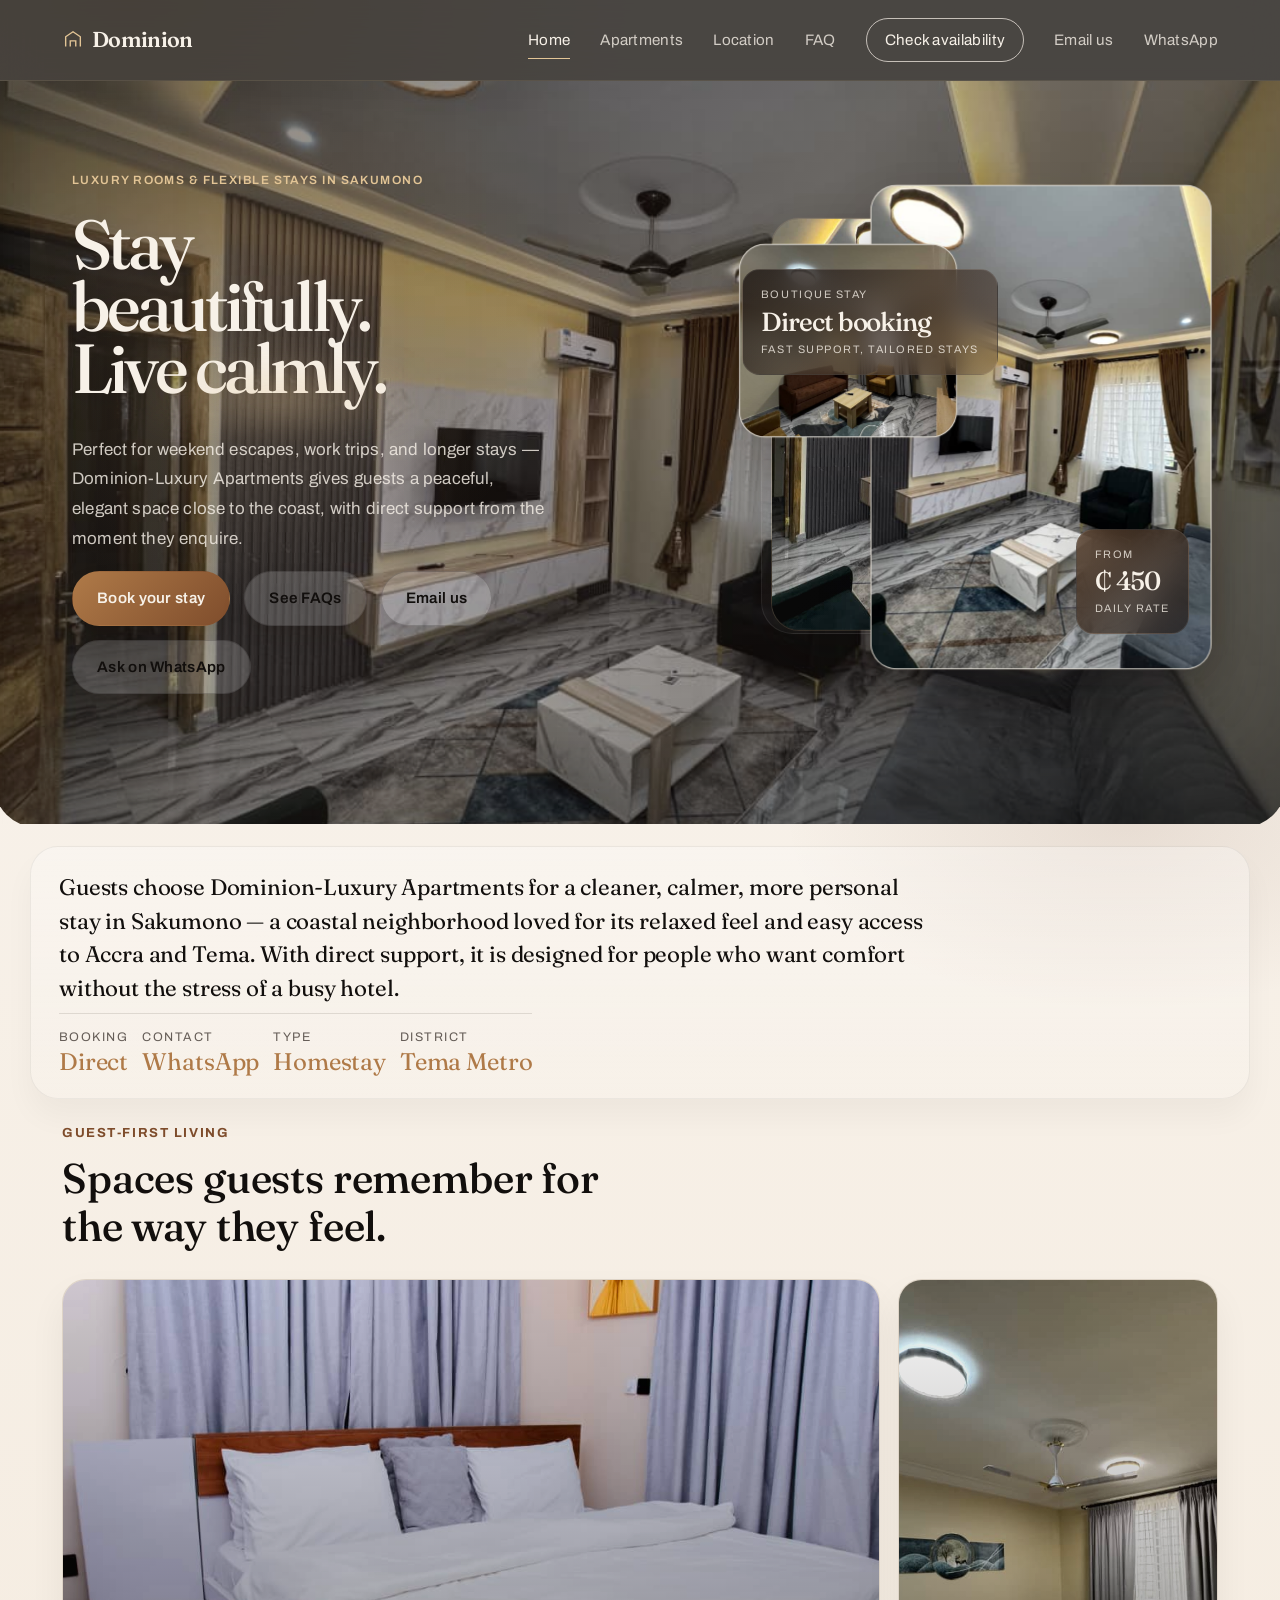
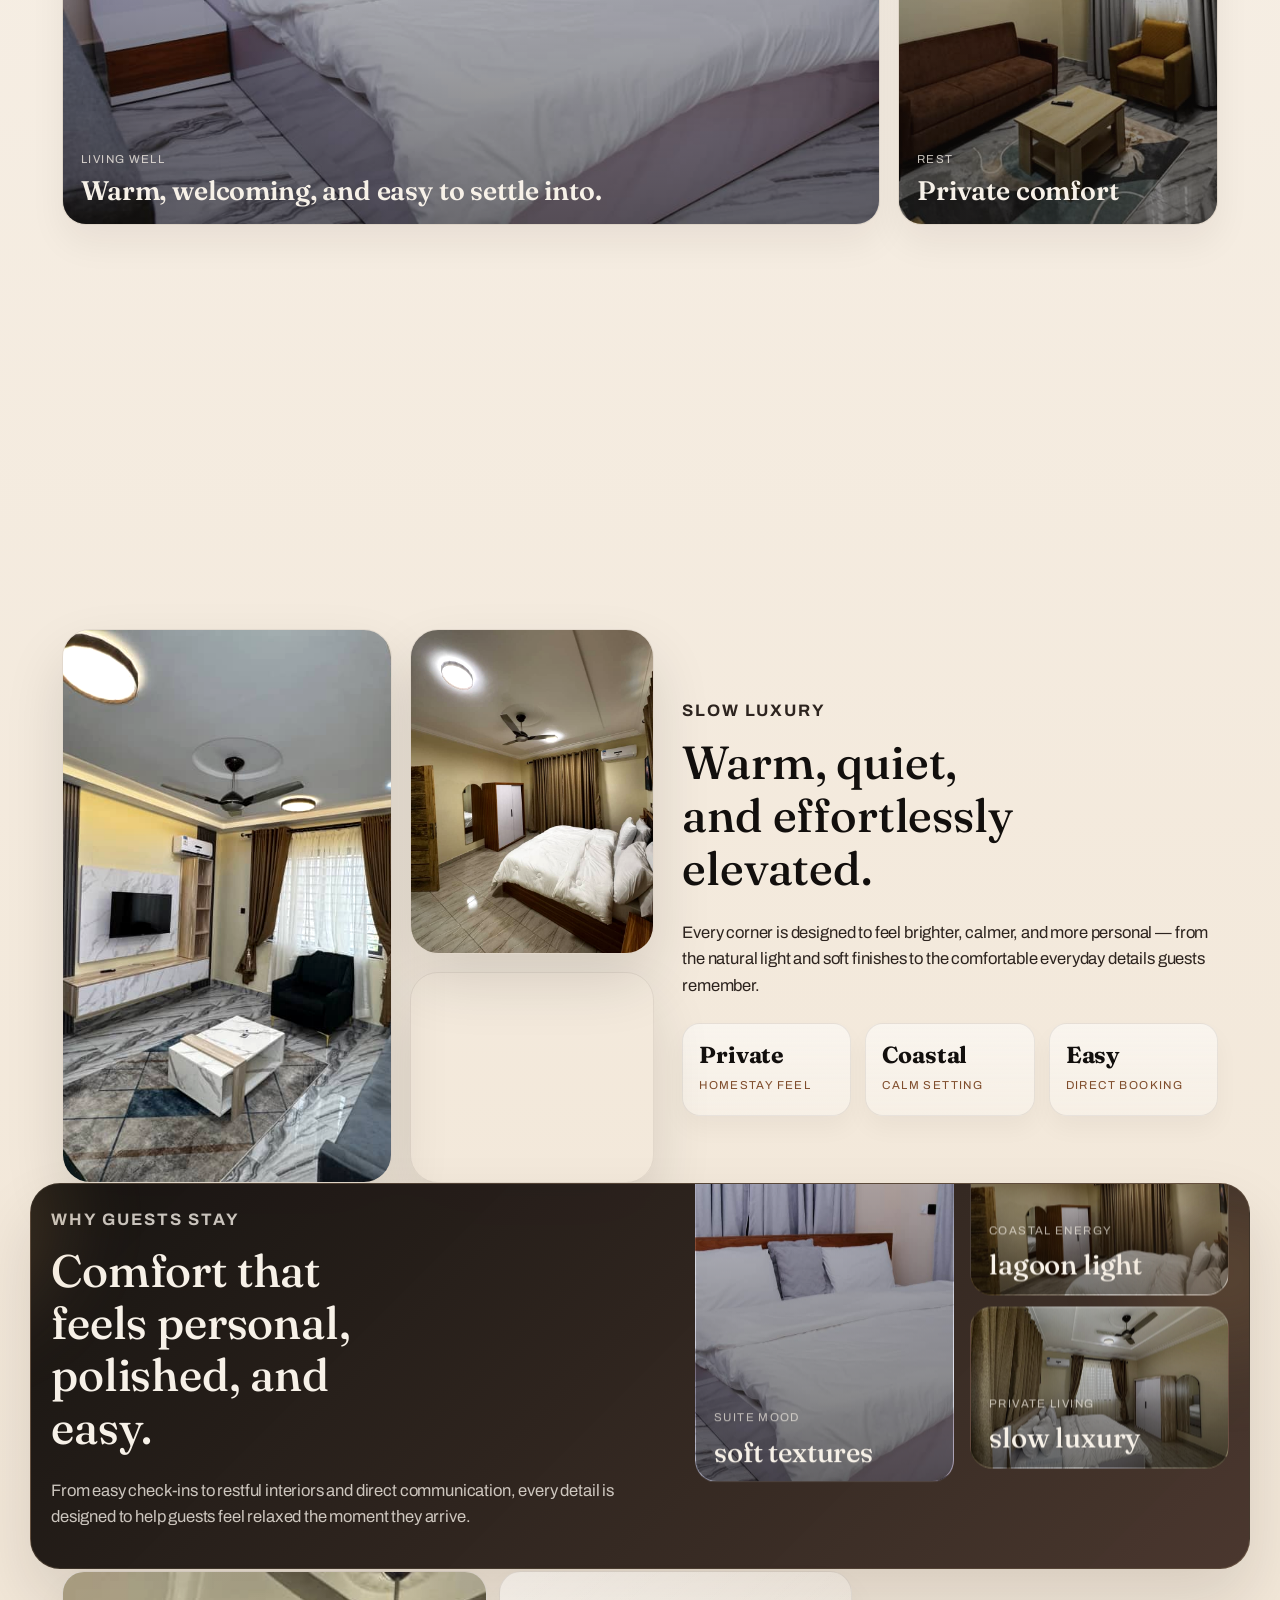
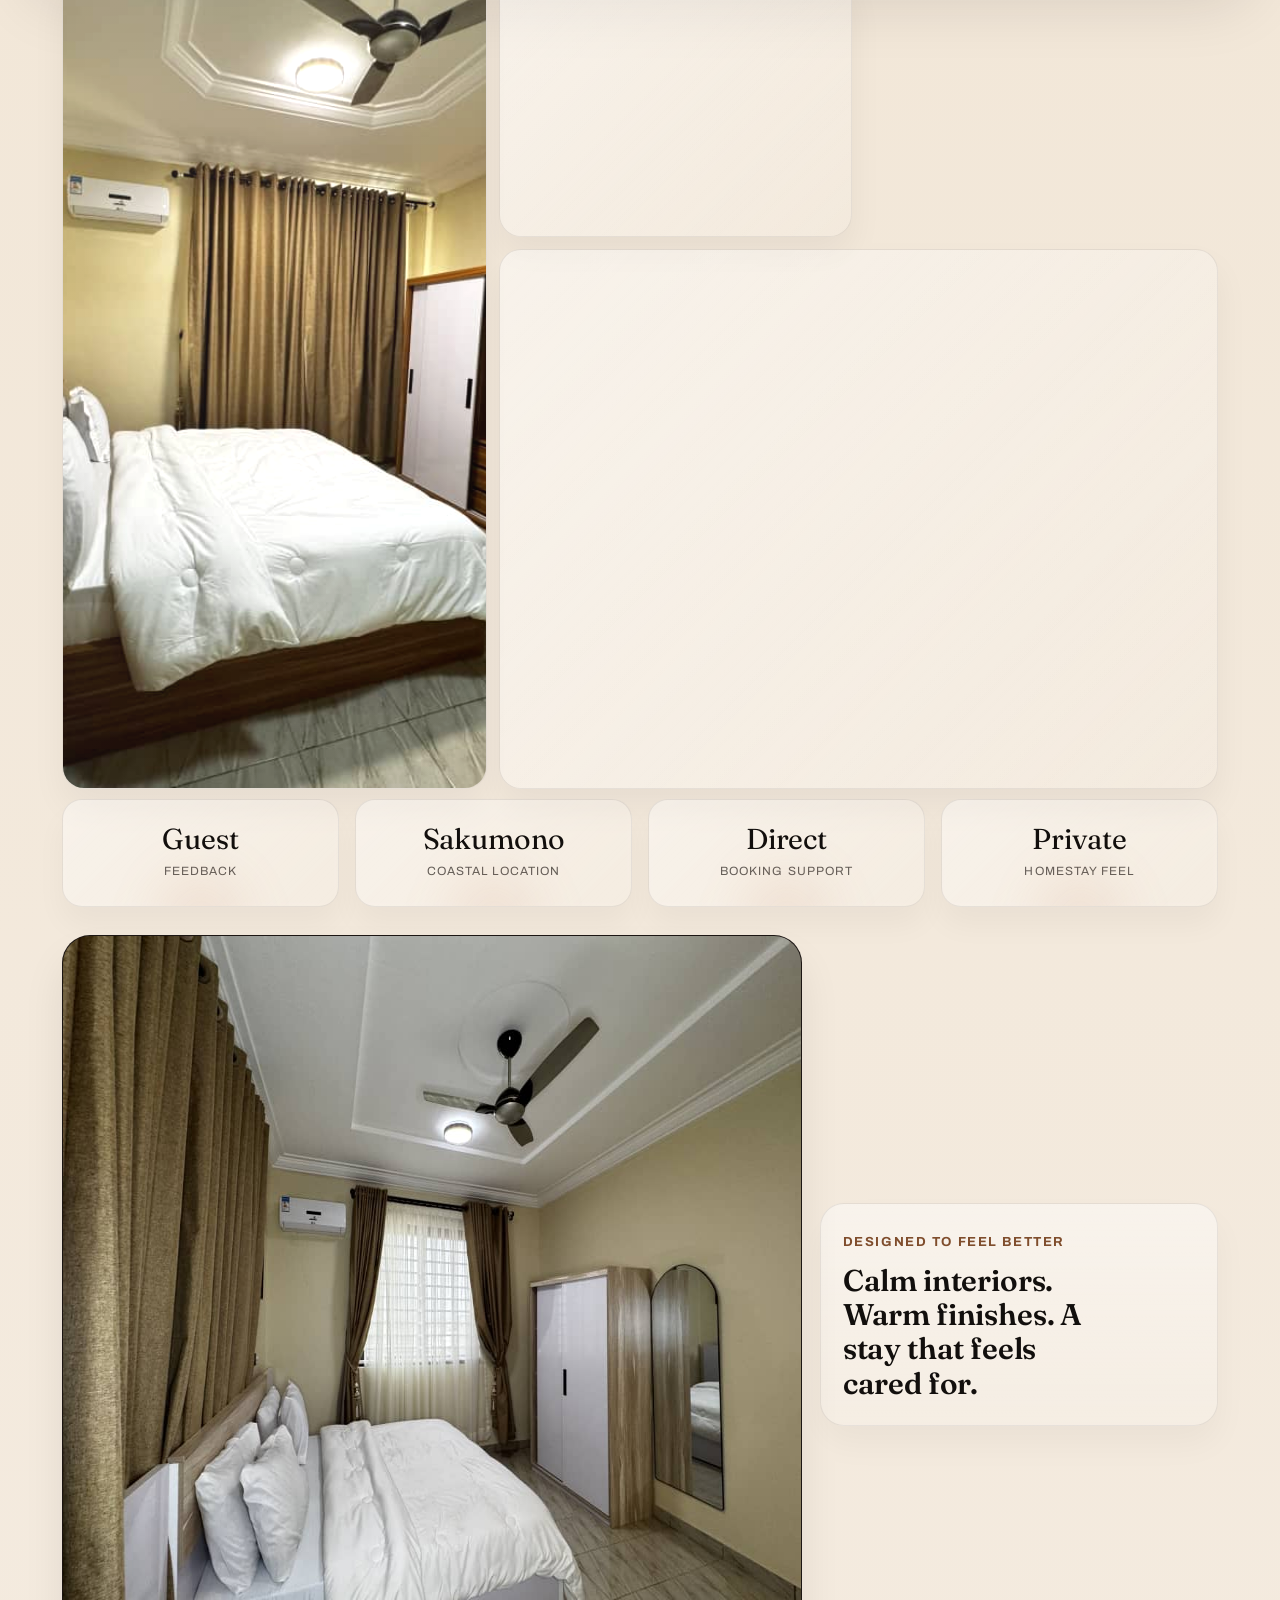
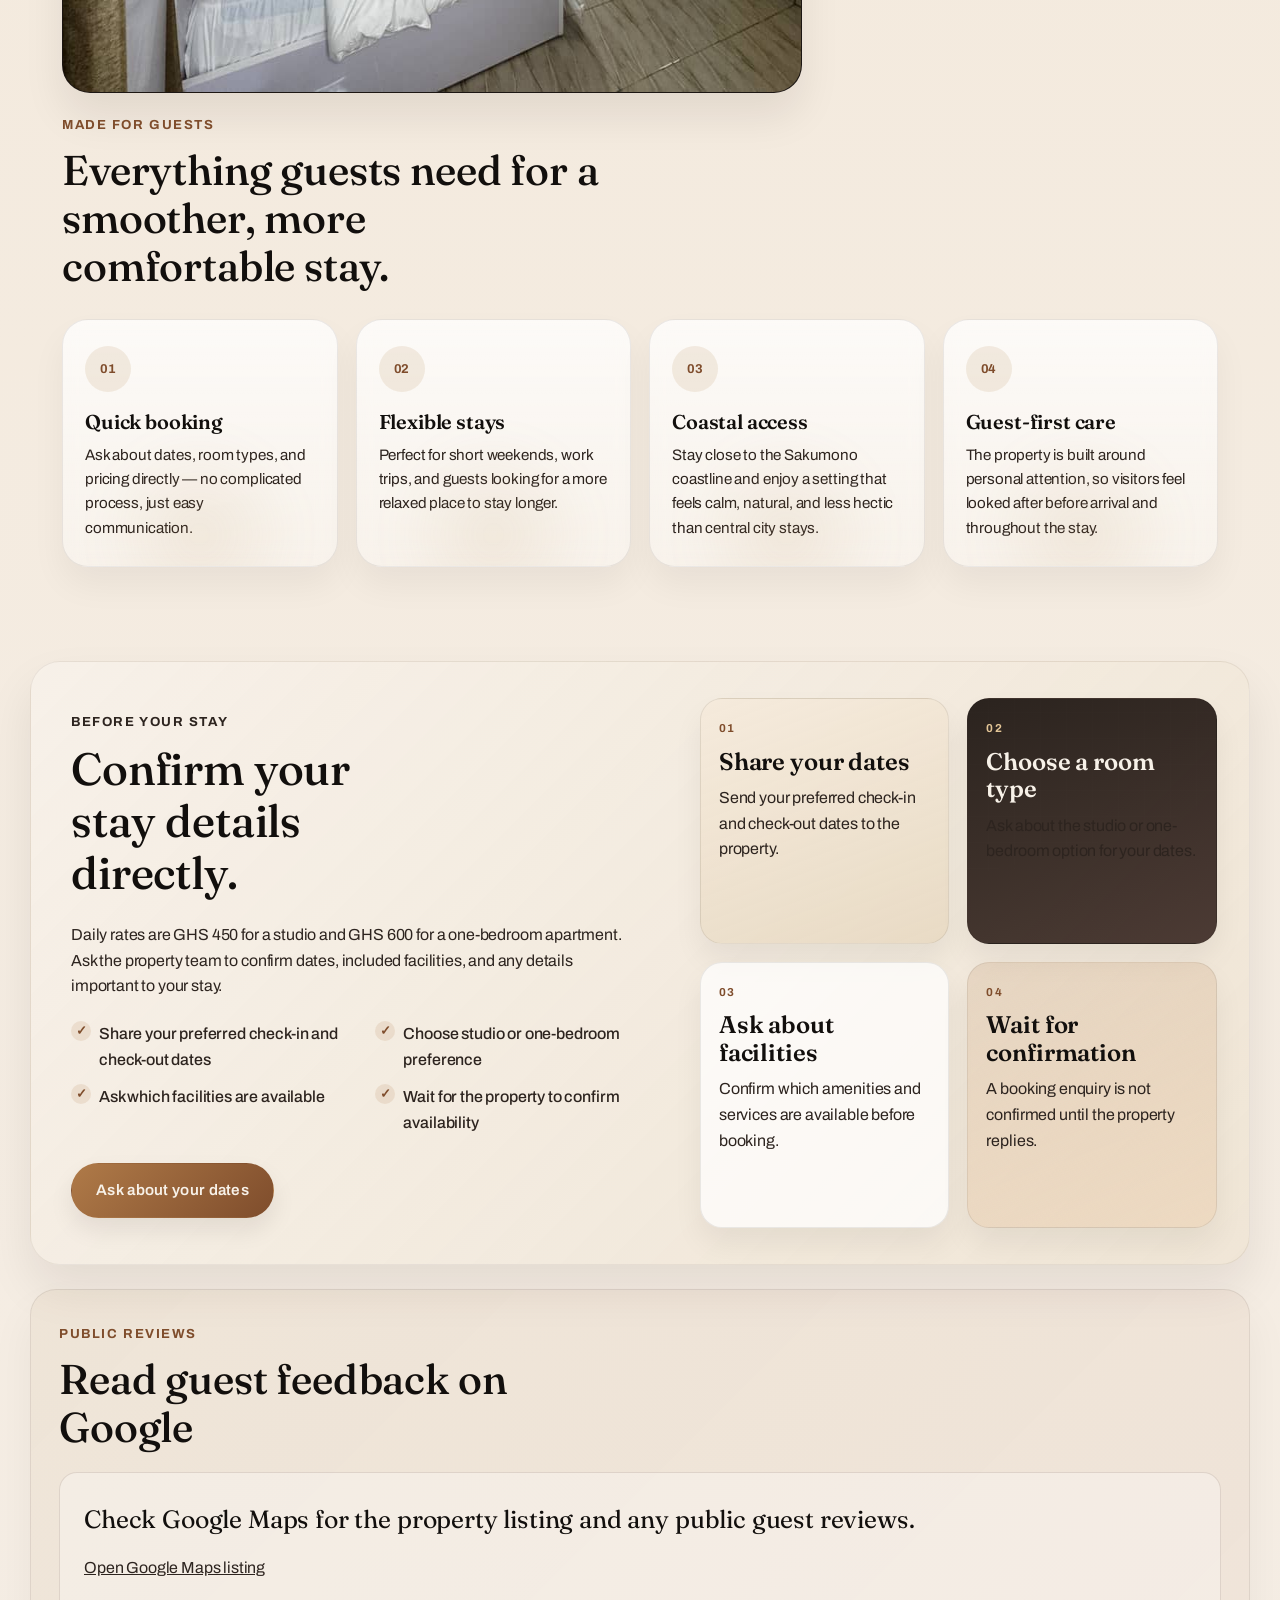
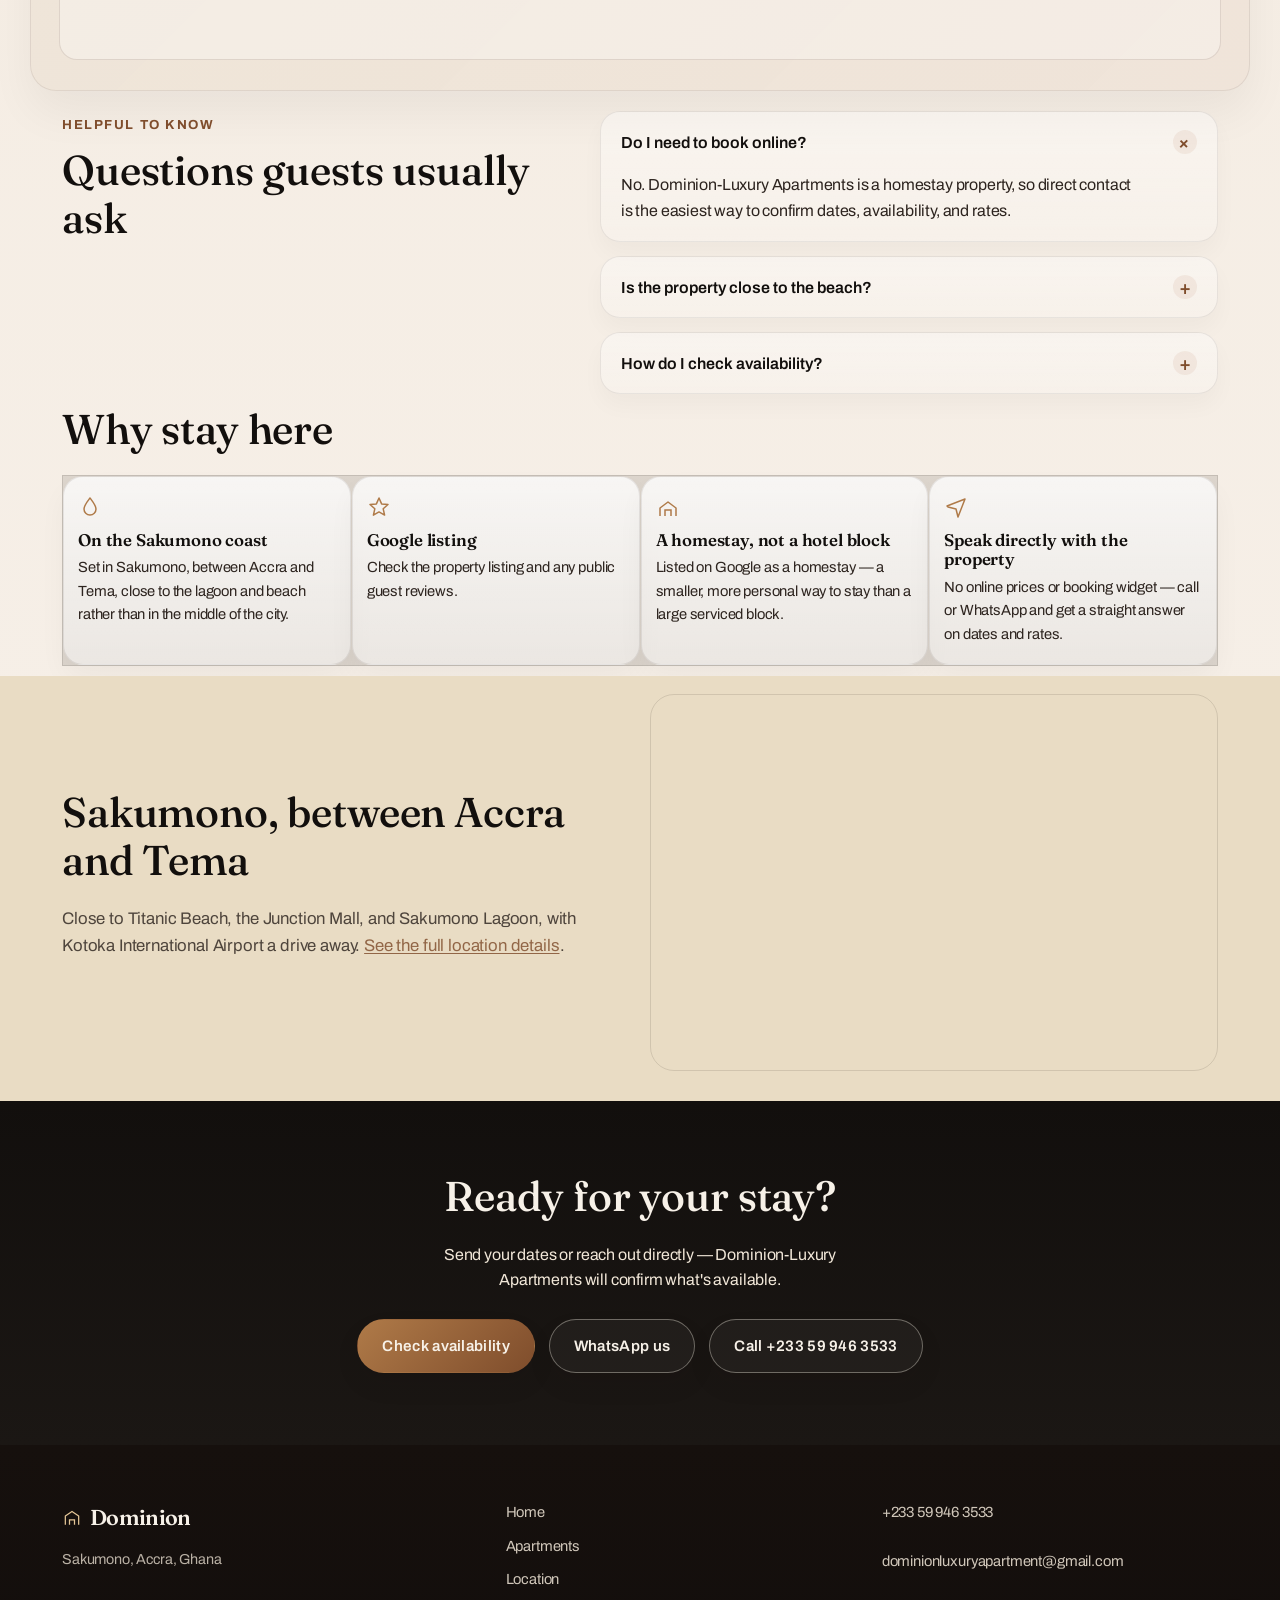
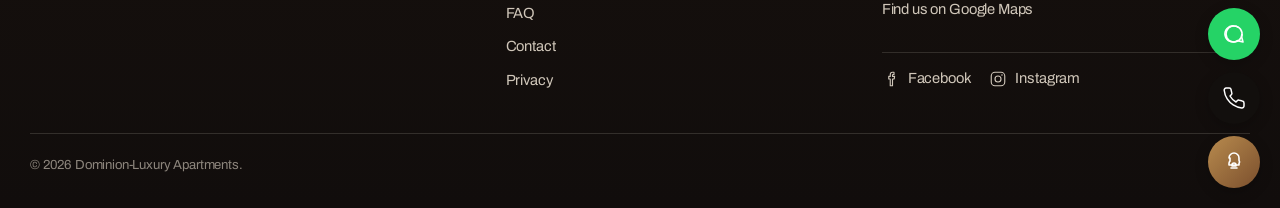
<file: index.html>
<!DOCTYPE html>
<html lang="en">
<head>
<meta charset="UTF-8">
<meta name="viewport" content="width=device-width, initial-scale=1.0">
<meta name="robots" content="index,follow">
<meta name="theme-color" content="#120f0d">
<link rel="canonical" href="https://dominionluxuryapartment.com/">
<title>Dominion-Luxury Apartments — Homestay in Sakumono, Accra</title>
<meta name="description" content="Discover Dominion-Luxury Apartments in Sakumono, Accra — a calm, stylish coastal homestay with direct booking support and a boutique-luxury feel.">
<meta property="og:title" content="Dominion-Luxury Apartments — Coastal Boutique Homestay in Sakumono, Accra">
<meta property="og:description" content="Discover Dominion-Luxury Apartments in Sakumono, Accra — a calm, stylish coastal homestay with direct booking support and a boutique-luxury feel.">
<meta property="og:type" content="website">
<meta property="og:url" content="https://dominionluxuryapartment.com/">
<meta property="og:image" content="https://dominionluxuryapartment.com/images/dominion-listing-photo.jpg">
<meta name="twitter:card" content="summary_large_image">
<meta name="twitter:title" content="Dominion-Luxury Apartments — Sakumono, Accra">
<meta name="twitter:description" content="Discover Dominion-Luxury Apartments in Sakumono, Accra — a calm, stylish coastal homestay with direct booking support and a boutique-luxury feel.">
<meta name="twitter:image" content="https://dominionluxuryapartment.com/images/dominion-listing-photo.jpg">
<link rel="icon" href="data:image/svg+xml,%3Csvg xmlns='http://www.w3.org/2000/svg' viewBox='0 0 24 24'%3E%3Crect width='24' height='24' fill='%231C1712'/%3E%3Cpath d='M6 18V9l6-4 6 4v9' stroke='%23AD8A4E' stroke-width='1.6' fill='none'/%3E%3C/svg%3E">
<link rel="preconnect" href="https://fonts.googleapis.com">
<link rel="preconnect" href="https://fonts.gstatic.com" crossorigin>
<link href="https://fonts.googleapis.com/css2?family=Fraunces:ital,opsz,wght@0,9..144,400;0,9..144,500;0,9..144,600;1,9..144,500&family=Archivo:wght@400;500;600;700&display=swap" rel="stylesheet">
<link rel="stylesheet" href="styles.css">
<script type="application/ld+json">
{
  "@context": "https://schema.org",
  "@type": "LodgingBusiness",
  "name": "Dominion-Luxury Apartments",
  "description": "Boutique homestay accommodation in Sakumono, Accra with direct booking support and a calm coastal atmosphere.",
  "telephone": "+233 59 946 3533",
  "address": {
    "@type": "PostalAddress",
    "addressLocality": "Sakumono",
    "addressRegion": "Greater Accra Region",
    "addressCountry": "GH"
  },
  "geo": {
    "@type": "GeoCoordinates",
    "latitude": 5.644609640587883,
    "longitude": -0.043361395659025616
  },
  "url": "https://dominionluxuryapartment.com/",
  "image": "https://dominionluxuryapartment.com/images/dominion-listing-photo.jpg",
  "priceRange": "GHS 450-600 per day"
}
</script>
</head>
<body data-page="home">

<a class="skip-link" href="#main">Skip to content</a>

<header class="site-header" id="siteHeader">
  <div class="wrap header-inner">
    <a class="wordmark" href="index.html">
      <span class="wordmark-mark" aria-hidden="true">
        <svg viewBox="0 0 24 24" width="22" height="22"><path d="M4 19V8.5L12 3l8 5.5V19" stroke="currentColor" stroke-width="1.5" fill="none" stroke-linejoin="round"/><path d="M9 19v-6h6v6" stroke="currentColor" stroke-width="1.5" fill="none"/></svg>
      </span>
      Dominion
    </a>
    <nav class="main-nav" id="mainNav" aria-label="Primary">
      <a href="index.html" class="is-active">Home</a>
      <a href="apartments.html">Apartments</a>
      <a href="location.html">Location</a>
      <a href="faq.html">FAQ</a>
      <a href="contact.html" class="nav-cta">Check availability</a>
      <a href="mailto:dominionluxuryapartment@gmail.com">Email us</a>
      <a href="https://wa.me/233599463533?text=Hello%20Dominion-Luxury%20Apartments%2C%20I%27d%20like%20to%20check%20availability%20for%20a%20stay." target="_blank" rel="noopener">WhatsApp</a>
    </nav>
    <button class="nav-toggle" id="navToggle" aria-expanded="false" aria-controls="mainNav" aria-label="Open menu">
      <span></span><span></span><span></span>
    </button>
  </div>
</header>

<main id="main">

  <!-- HERO -->
  <section class="hero" id="top">
    <div class="wrap hero-inner">
      <div class="hero-copy reveal reveal-delay-1">
        <p class="hero-tag">Luxury rooms & flexible stays in Sakumono</p>
        <h1 class="hero-title">Stay beautifully. Live calmly.</h1>
        <p class="hero-sub">Perfect for weekend escapes, work trips, and longer stays — Dominion-Luxury Apartments gives guests a peaceful, elegant space close to the coast, with direct support from the moment they enquire.</p>
        <div class="hero-actions">
          <a class="btn btn-primary" href="contact.html">Book your stay</a>
          <a class="btn btn-ghost" href="faq.html">See FAQs</a>
          <a class="btn btn-ghost" href="mailto:dominionluxuryapartment@gmail.com">Email us</a>
          <a class="btn btn-ghost" href="https://wa.me/233599463533?text=Hello%20Dominion-Luxury%20Apartments%2C%20I%27d%20like%20to%20check%20availability%20for%20a%20stay." target="_blank" rel="noopener">Ask on WhatsApp</a>
        </div>
      </div>
      <div class="hero-art reveal reveal-delay-2" aria-hidden="true">
        <div class="hero-video-wrap">
          <img class="hero-video" src="images/pool-photo-15.jpg" alt="Apartment living room with sofas, a television, and warm lighting" width="1008" height="756" loading="eager" decoding="async" fetchpriority="high" />
        </div>
        <div class="hero-photo-stack">
          <div class="hero-photo hero-photo--main">
            <img src="images/pool-photo-15.jpg" alt="Living room with sofas and a television at Dominion-Luxury Apartments" loading="eager" decoding="async" />
          </div>
          <div class="hero-photo hero-photo--small hero-photo--top">
            <img src="images/pool-photo-11.jpg" alt="Living room with a sofa, armchair, and curtained window" loading="eager" decoding="async" />
          </div>
        </div>
        <div class="hero-panel hero-panel--big">
          <span class="panel-label">Boutique stay</span>
          <strong>Direct booking</strong>
          <small>Fast support, tailored stays</small>
        </div>
        <div class="hero-panel hero-panel--small">
          <span class="panel-label">From</span>
          <strong>₵ 450</strong>
          <small>daily rate</small>
        </div>
      </div>
    </div>

  </section>

  <!-- WELCOME / ABOUT -->
  <section class="intro reveal reveal-delay-1" id="about">
    <div class="wrap intro-inner">
      <p class="intro-lead">Guests choose Dominion-Luxury Apartments for a cleaner, calmer, more personal stay in Sakumono — a coastal neighborhood loved for its relaxed feel and easy access to Accra and Tema. With direct support, it is designed for people who want comfort without the stress of a busy hotel.</p>
      <dl class="fact-strip">
        <div><dt>Booking</dt><dd>Direct</dd></div>
        <div><dt>Contact</dt><dd>WhatsApp</dd></div>
        <div><dt>Type</dt><dd>Homestay</dd></div>
        <div><dt>District</dt><dd>Tema Metro</dd></div>
      </dl>
    </div>
  </section>

  <section class="customer-gallery">
    <div class="wrap">
      <div class="section-heading reveal">
        <p class="eyebrow">Guest-first living</p>
        <h2>Spaces guests remember for the way they feel.</h2>
      </div>

      <div class="customer-grid">
        <article class="customer-card customer-card--wide reveal">
          <img src="images/dominion-listing-photo.jpg" alt="Bedroom with white bedding, a wood headboard, and gray curtains at Dominion-Luxury Apartments" loading="lazy" decoding="async" />
          <div class="customer-card__copy">
            <span>Living well</span>
            <h3>Warm, welcoming, and easy to settle into.</h3>
          </div>
        </article>

        <article class="customer-card reveal">
          <img src="images/pool-photo-11.jpg" alt="Living room with a brown sofa and armchair" loading="lazy" decoding="async" />
          <div class="customer-card__copy">
            <span>Rest</span>
            <h3>Private comfort</h3>
          </div>
        </article>

        <article class="customer-card reveal">
          <img src="images/pool-photo-12.jpg" alt="Kitchen with tiled walls and gray cabinets" loading="lazy" decoding="async" />
          <div class="customer-card__copy">
            <span>Arrival</span>
            <h3>Gentle first impression</h3>
          </div>
        </article>

        <article class="customer-card customer-card--tall reveal">
          <img src="images/pool-photo-15.jpg" alt="Living room with seating and a television wall" loading="lazy" decoding="async" />
          <div class="customer-card__copy">
            <span>Daily ease</span>
            <h3>Simple, calm, beautifully practical.</h3>
          </div>
        </article>
      </div>
    </div>
  </section>

  <section class="cinematic-story reveal reveal-delay-2">
    <div class="wrap story-layout">
      <div class="story-visual">
        <div class="story-visual__main">
          <img src="images/pool-photo-15.jpg" alt="Living room with sofas and a television" loading="lazy" decoding="async" />
        </div>
        <div class="story-visual__stack">
          <img src="images/pool-photo-2.jpg" alt="Refined bedroom and warm home styling" loading="lazy" decoding="async" />
          <img src="images/pool-photo-17.jpg" alt="Bedroom with white bedding and gray curtains" loading="lazy" decoding="async" />
        </div>
      </div>
      <div class="story-copy">
        <p class="eyebrow">Slow luxury</p>
        <h2>Warm, quiet, and effortlessly elevated.</h2>
        <p>Every corner is designed to feel brighter, calmer, and more personal — from the natural light and soft finishes to the comfortable everyday details guests remember.</p>
        <div class="story-metrics">
          <div>
            <strong>Private</strong>
            <span>homestay feel</span>
          </div>
          <div>
            <strong>Coastal</strong>
            <span>calm setting</span>
          </div>
          <div>
            <strong>Easy</strong>
            <span>direct booking</span>
          </div>
        </div>
      </div>
    </div>
  </section>

  <section class="signature-retreat">
    <div class="wrap signature-layout reveal reveal-delay-2">
      <div class="signature-copy">
        <p class="eyebrow">Why guests stay</p>
        <h2>Comfort that feels personal, polished, and easy.</h2>
        <p>From easy check-ins to restful interiors and direct communication, every detail is designed to help guests feel relaxed the moment they arrive.</p>
      </div>
      <div class="signature-cards">
        <div class="mini-card mood-suite tall">
          <span>suite mood</span>
          <strong>soft textures</strong>
        </div>
        <div class="mini-card mood-coastal">
          <span>coastal energy</span>
          <strong>lagoon light</strong>
        </div>
        <div class="mini-card mood-private accent">
          <span>private living</span>
          <strong>slow luxury</strong>
        </div>
      </div>
    </div>
  </section>

  <section class="immersive-gallery">
    <div class="wrap photo-wall reveal reveal-delay-2">
      <div class="photo-wall__item photo-wall__item--large">
        <img src="images/pool-photo-6.jpg" alt="Bedroom with white bedding and wooden furniture" loading="eager" decoding="async" />
      </div>
      <div class="photo-wall__item photo-wall__item--tall">
        <img src="images/pool-photo-17.jpg" alt="Bedroom with white bedding and gray curtains" loading="lazy" decoding="async" />
      </div>
      <div class="photo-wall__item photo-wall__item--wide">
        <img src="images/pool-photo-12.jpg" alt="Apartment kitchen with tiled walls and gray cabinets" loading="lazy" decoding="async" />
      </div>
    </div>
  </section>

  <section class="luxury-strip" aria-label="Luxury highlights">
    <div class="wrap">
      <div class="stats-row reveal">
        <div class="stat-pill">
          <span class="stat-value">Guest</span>
          <span class="stat-label">feedback</span>
        </div>
        <div class="stat-pill">
          <span class="stat-value">Sakumono</span>
          <span class="stat-label">coastal location</span>
        </div>
        <div class="stat-pill">
          <span class="stat-value">Direct</span>
          <span class="stat-label">booking support</span>
        </div>
        <div class="stat-pill">
          <span class="stat-value">Private</span>
          <span class="stat-label">homestay feel</span>
        </div>
      </div>

      <div class="video-showcase reveal">
        <div class="video-showcase__frame">
          <img src="images/pool-photo-3.jpg" alt="Bedroom with white bedding, curtains, and a wardrobe" width="1008" height="756" loading="lazy" decoding="async" />
        </div>
        <div class="video-showcase__copy">
          <p class="eyebrow">Designed to feel better</p>
          <h3>Calm interiors. Warm finishes. A stay that feels cared for.</h3>
        </div>
      </div>
    </div>
  </section>

  <section class="experience">
    <div class="wrap">
      <div class="section-heading reveal">
        <p class="eyebrow">Made for guests</p>
        <h2>Everything guests need for a smoother, more comfortable stay.</h2>
      </div>

      <div class="experience-grid">
        <article class="feature-card reveal">
          <div class="feature-icon" aria-hidden="true">01</div>
          <h3>Quick booking</h3>
          <p>Ask about dates, room types, and pricing directly — no complicated process, just easy communication.</p>
        </article>

        <article class="feature-card reveal">
          <div class="feature-icon" aria-hidden="true">02</div>
          <h3>Flexible stays</h3>
          <p>Perfect for short weekends, work trips, and guests looking for a more relaxed place to stay longer.</p>
        </article>

        <article class="feature-card reveal">
          <div class="feature-icon" aria-hidden="true">03</div>
          <h3>Coastal access</h3>
          <p>Stay close to the Sakumono coastline and enjoy a setting that feels calm, natural, and less hectic than central city stays.</p>
        </article>

        <article class="feature-card reveal">
          <div class="feature-icon" aria-hidden="true">04</div>
          <h3>Guest-first care</h3>
          <p>The property is built around personal attention, so visitors feel looked after before arrival and throughout the stay.</p>
        </article>
      </div>
    </div>
  </section>

  <section class="stay-amenities reveal">
    <div class="wrap amenities-wrap">
      <div class="amenities-copy">
        <p class="eyebrow">Before your stay</p>
        <h2>Confirm your stay details directly.</h2>
        <p>Daily rates are GHS 450 for a studio and GHS 600 for a one-bedroom apartment. Ask the property team to confirm dates, included facilities, and any details important to your stay.</p>

        <ul class="amenities-list">
          <li>Share your preferred check-in and check-out dates</li>
          <li>Choose studio or one-bedroom preference</li>
          <li>Ask which facilities are available</li>
          <li>Wait for the property to confirm availability</li>
        </ul>

        <a class="btn btn-primary" href="contact.html">Ask about your dates</a>
      </div>

      <div class="amenities-panel" aria-label="Stay highlights">
        <article class="amenity-card amenity-card--warm">
          <span class="amenity-number">01</span>
          <h3>Share your dates</h3>
          <p>Send your preferred check-in and check-out dates to the property.</p>
        </article>

        <article class="amenity-card amenity-card--dark">
          <span class="amenity-number">02</span>
          <h3>Choose a room type</h3>
          <p>Ask about the studio or one-bedroom option for your dates.</p>
        </article>

        <article class="amenity-card amenity-card--light">
          <span class="amenity-number">03</span>
          <h3>Ask about facilities</h3>
          <p>Confirm which amenities and services are available before booking.</p>
        </article>

        <article class="amenity-card amenity-card--accent">
          <span class="amenity-number">04</span>
          <h3>Wait for confirmation</h3>
          <p>A booking enquiry is not confirmed until the property replies.</p>
        </article>
      </div>
    </div>
  </section>

  <section class="testimonial-band">
    <div class="wrap testimonial-wrap reveal">
      <div class="testimonial-head">
        <p class="eyebrow">Public reviews</p>
        <h2>Read guest feedback on Google</h2>
      </div>

      <div class="testimonial-slider">
        <div class="testimonial-panel">
          <article class="testimonial is-active">
            <p class="quote">Check Google Maps for the property listing and any public guest reviews.</p>
            <div class="person">
              <a href="https://www.google.com/maps/search/?api=1&amp;query=Dominion+Luxury+Apartments%2C+Sakumono" target="_blank" rel="noopener">Open Google Maps listing</a>
            </div>
          </article>
        </div>
      </div>
    </div>
  </section>

  <section class="faq-section">
    <div class="wrap faq-wrap">
      <div class="faq-copy reveal">
        <p class="eyebrow">Helpful to know</p>
        <h2>Questions guests usually ask</h2>
      </div>

      <div class="faq-list reveal" aria-label="Frequently asked questions">
        <div class="faq-item is-open">
          <button class="faq-question" type="button" aria-expanded="true">
            <span>Do I need to book online?</span>
            <span class="faq-icon" aria-hidden="true">+</span>
          </button>
          <div class="faq-answer">
            <p>No. Dominion-Luxury Apartments is a homestay property, so direct contact is the easiest way to confirm dates, availability, and rates.</p>
          </div>
        </div>

        <div class="faq-item">
          <button class="faq-question" type="button" aria-expanded="false">
            <span>Is the property close to the beach?</span>
            <span class="faq-icon" aria-hidden="true">+</span>
          </button>
          <div class="faq-answer">
            <p>Yes. It is in Sakumono, a coastal area near the lagoon and beach, which gives it a more relaxed setting than central city accommodation.</p>
          </div>
        </div>

        <div class="faq-item">
          <button class="faq-question" type="button" aria-expanded="false">
            <span>How do I check availability?</span>
            <span class="faq-icon" aria-hidden="true">+</span>
          </button>
          <div class="faq-answer">
            <p>Send your preferred dates through the contact form or WhatsApp. The property will confirm what is available.</p>
          </div>
        </div>
      </div>
    </div>
  </section>

  <!-- WHY STAY -->
  <section class="why-stay">
    <div class="wrap">
      <h2>Why stay here</h2>
      <div class="value-cards">
        <article class="value-card">
          <svg viewBox="0 0 24 24" aria-hidden="true"><path d="M12 3c3 4 6 7.6 6 11a6 6 0 1 1-12 0c0-3.4 3-7 6-11z" fill="none" stroke="currentColor" stroke-width="1.5" stroke-linejoin="round"/></svg>
          <h3>On the Sakumono coast</h3>
          <p>Set in Sakumono, between Accra and Tema, close to the lagoon and beach rather than in the middle of the city.</p>
        </article>
        <article class="value-card">
          <svg viewBox="0 0 24 24" aria-hidden="true"><path d="m12 3 2.6 5.9 6.4.6-4.8 4.3 1.4 6.3L12 16.9l-5.6 3.2 1.4-6.3-4.8-4.3 6.4-.6L12 3z" fill="none" stroke="currentColor" stroke-width="1.5" stroke-linejoin="round"/></svg>
          <h3>Google listing</h3>
          <p>Check the property listing and any public guest reviews.</p>
        </article>
        <article class="value-card">
          <svg viewBox="0 0 24 24" aria-hidden="true"><path d="M4 21v-8l8-6 8 6v8" fill="none" stroke="currentColor" stroke-width="1.5" stroke-linejoin="round"/><path d="M9 21v-6h6v6" fill="none" stroke="currentColor" stroke-width="1.5"/></svg>
          <h3>A homestay, not a hotel block</h3>
          <p>Listed on Google as a homestay — a smaller, more personal way to stay than a large serviced block.</p>
        </article>
        <article class="value-card">
          <svg viewBox="0 0 24 24" aria-hidden="true"><path d="M3 11l18-7-7 18-2-8-8-2z" fill="none" stroke="currentColor" stroke-width="1.5" stroke-linejoin="round"/></svg>
          <h3>Speak directly with the property</h3>
          <p>No online prices or booking widget — call or WhatsApp and get a straight answer on dates and rates.</p>
        </article>
      </div>
    </div>
  </section>

  <!-- LOCATION PREVIEW -->
  <section class="location-preview">
    <div class="wrap location-preview-inner">
      <div>
        <h2>Sakumono, between Accra and Tema</h2>
        <p class="section-lead">Close to Titanic Beach, the Junction Mall, and Sakumono Lagoon, with Kotoka International Airport a drive away. <a class="text-link" href="location.html">See the full location details</a>.</p>
      </div>
      <div class="map-embed">
        <iframe title="Map of Dominion-Luxury Apartments, Sakumono" src="https://www.google.com/maps?q=5.644609640587883,-0.043361395659025616&amp;output=embed" loading="lazy" referrerpolicy="no-referrer-when-downgrade"></iframe>
      </div>
    </div>
  </section>

  <!-- BOOKING CTA -->
  <section class="cta-band">
    <div class="wrap cta-band-inner">
      <h2>Ready for your stay?</h2>
      <p>Send your dates or reach out directly — Dominion-Luxury Apartments will confirm what's available.</p>
      <div class="hero-actions">
        <a class="btn btn-primary" href="contact.html">Check availability</a>
        <a class="btn btn-ghost-dark" href="https://wa.me/233599463533?text=Hello%20Dominion-Luxury%20Apartments%2C%20I%27d%20like%20to%20check%20availability%20for%20a%20stay." target="_blank" rel="noopener">WhatsApp us</a>
        <a class="btn btn-ghost-dark" href="tel:+233599463533">Call +233 59 946 3533</a>
      </div>
    </div>
  </section>

</main>

<footer class="site-footer">
  <div class="wrap footer-inner">
    <div class="footer-brand">
      <a class="wordmark" href="index.html">
        <span class="wordmark-mark" aria-hidden="true">
          <svg viewBox="0 0 24 24" width="20" height="20"><path d="M4 19V8.5L12 3l8 5.5V19" stroke="currentColor" stroke-width="1.5" fill="none" stroke-linejoin="round"/><path d="M9 19v-6h6v6" stroke="currentColor" stroke-width="1.5" fill="none"/></svg>
        </span>
        Dominion
      </a>
      <p>Sakumono, Accra, Ghana</p>
    </div>
    <nav class="footer-nav" aria-label="Footer">
      <a href="index.html">Home</a>
      <a href="apartments.html">Apartments</a>
      <a href="location.html">Location</a>
      <a href="faq.html">FAQ</a>
      <a href="contact.html">Contact</a>
      <a href="privacy.html">Privacy</a>
    </nav>
    <div class="footer-contact">
      <p><a href="tel:+233599463533">+233 59 946 3533</a></p>
      <p><a href="mailto:dominionluxuryapartment@gmail.com">dominionluxuryapartment@gmail.com</a></p>
      <p><a href="https://www.google.com/maps/search/?api=1&amp;query=5.644609640587883%2C-0.043361395659025616" target="_blank" rel="noopener">Find us on Google Maps</a></p>
      <div class="footer-social">
        <a href="https://web.facebook.com/p/Dominion-Luxury-Apartments-61573926465909/?_rdc=1&_rdr" target="_blank" rel="noopener" aria-label="Dominion-Luxury Apartments on Facebook">
          <svg viewBox="0 0 24 24" aria-hidden="true"><path d="M14 8.5V6.8c0-.5.3-.8.8-.8H16V3h-2.1C11.9 3 11 4.4 11 6.3v2.2H9V12h2v9h3v-9h2.3l.5-3.5H14z" fill="none" stroke="currentColor" stroke-width="1.5" stroke-linejoin="round"/></svg>
          Facebook
        </a>
        <a href="https://www.instagram.com/dominion_luxury_apartments/" target="_blank" rel="noopener" aria-label="Dominion-Luxury Apartments on Instagram">
          <svg viewBox="0 0 24 24" aria-hidden="true"><rect x="3" y="3" width="18" height="18" rx="5" fill="none" stroke="currentColor" stroke-width="1.5"/><circle cx="12" cy="12" r="4" fill="none" stroke="currentColor" stroke-width="1.5"/><circle cx="17.3" cy="6.7" r="1.1" fill="currentColor"/></svg>
          Instagram
        </a>
      </div>
    </div>
  </div>
  <div class="wrap footer-bottom">
    <p>© 2026 Dominion-Luxury Apartments.</p>
  </div>
</footer>

<script src="script.js"></script>
</body>
</html>
</file>
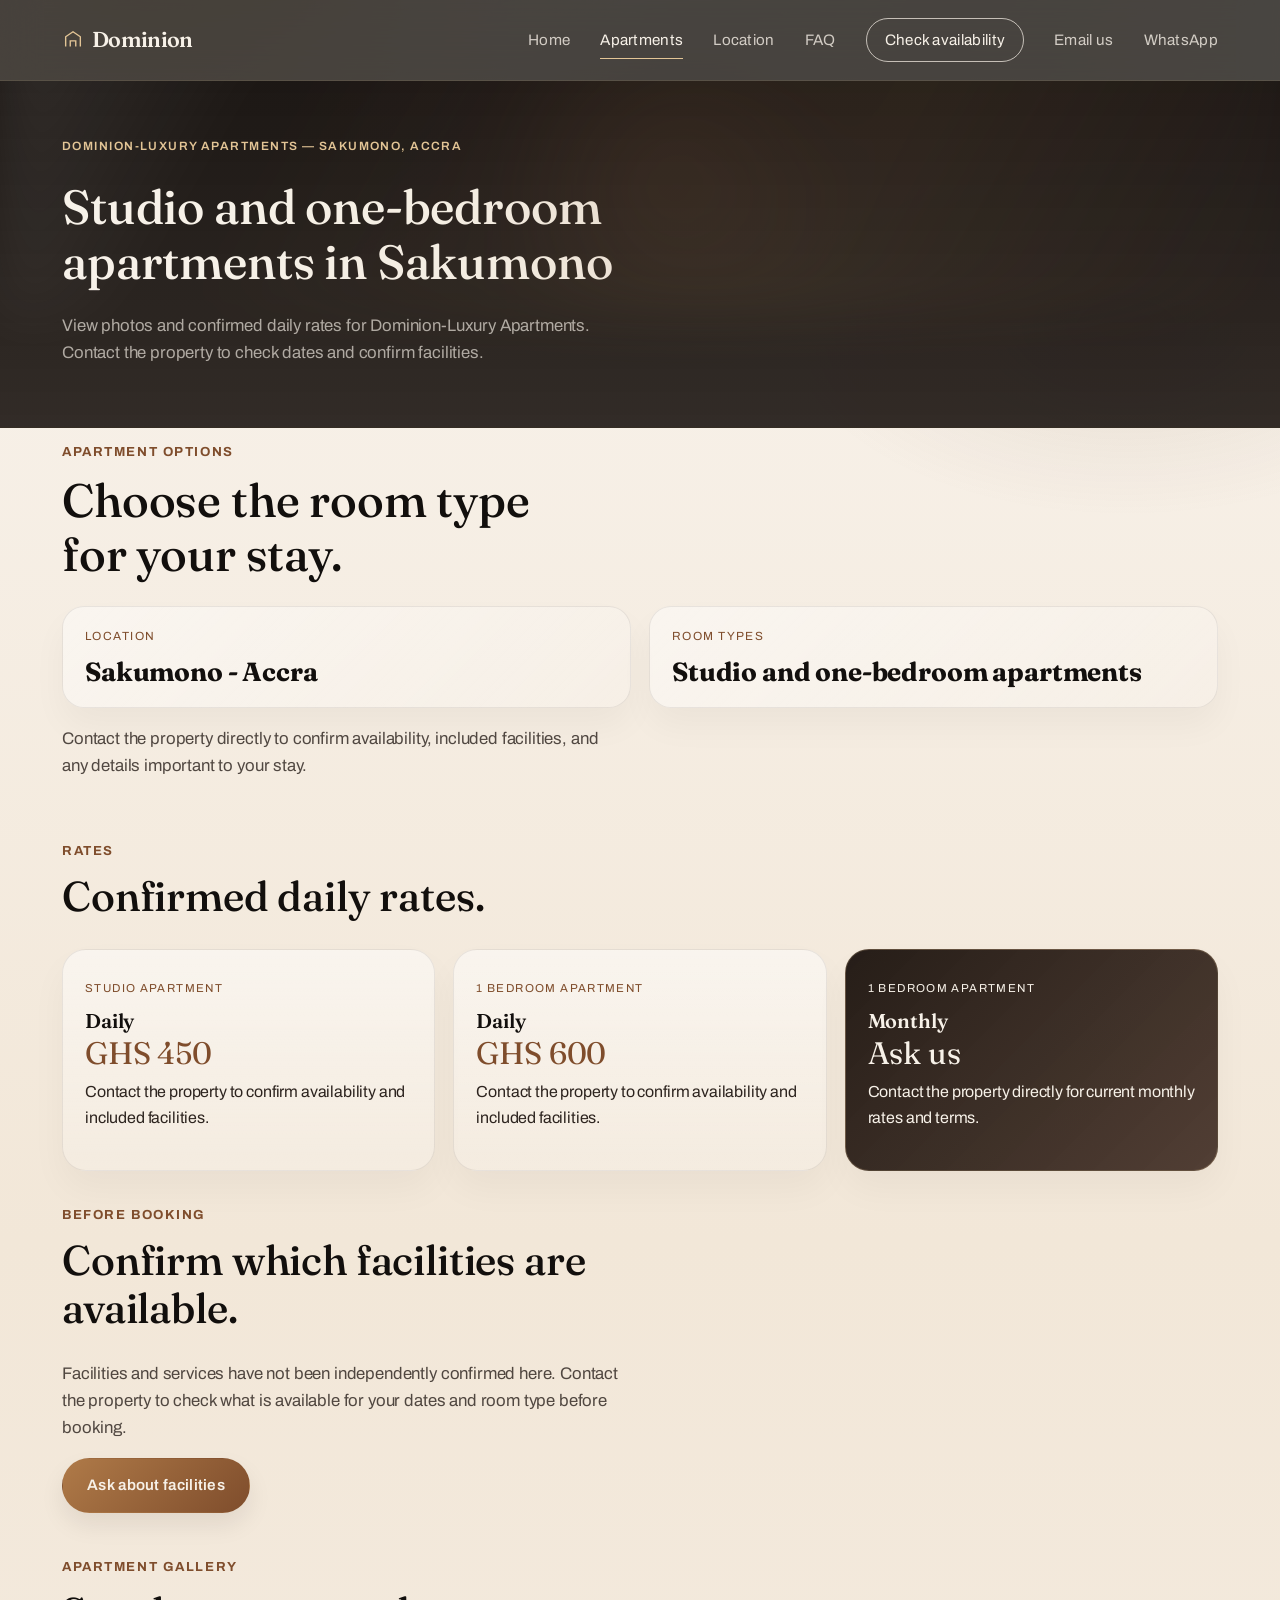
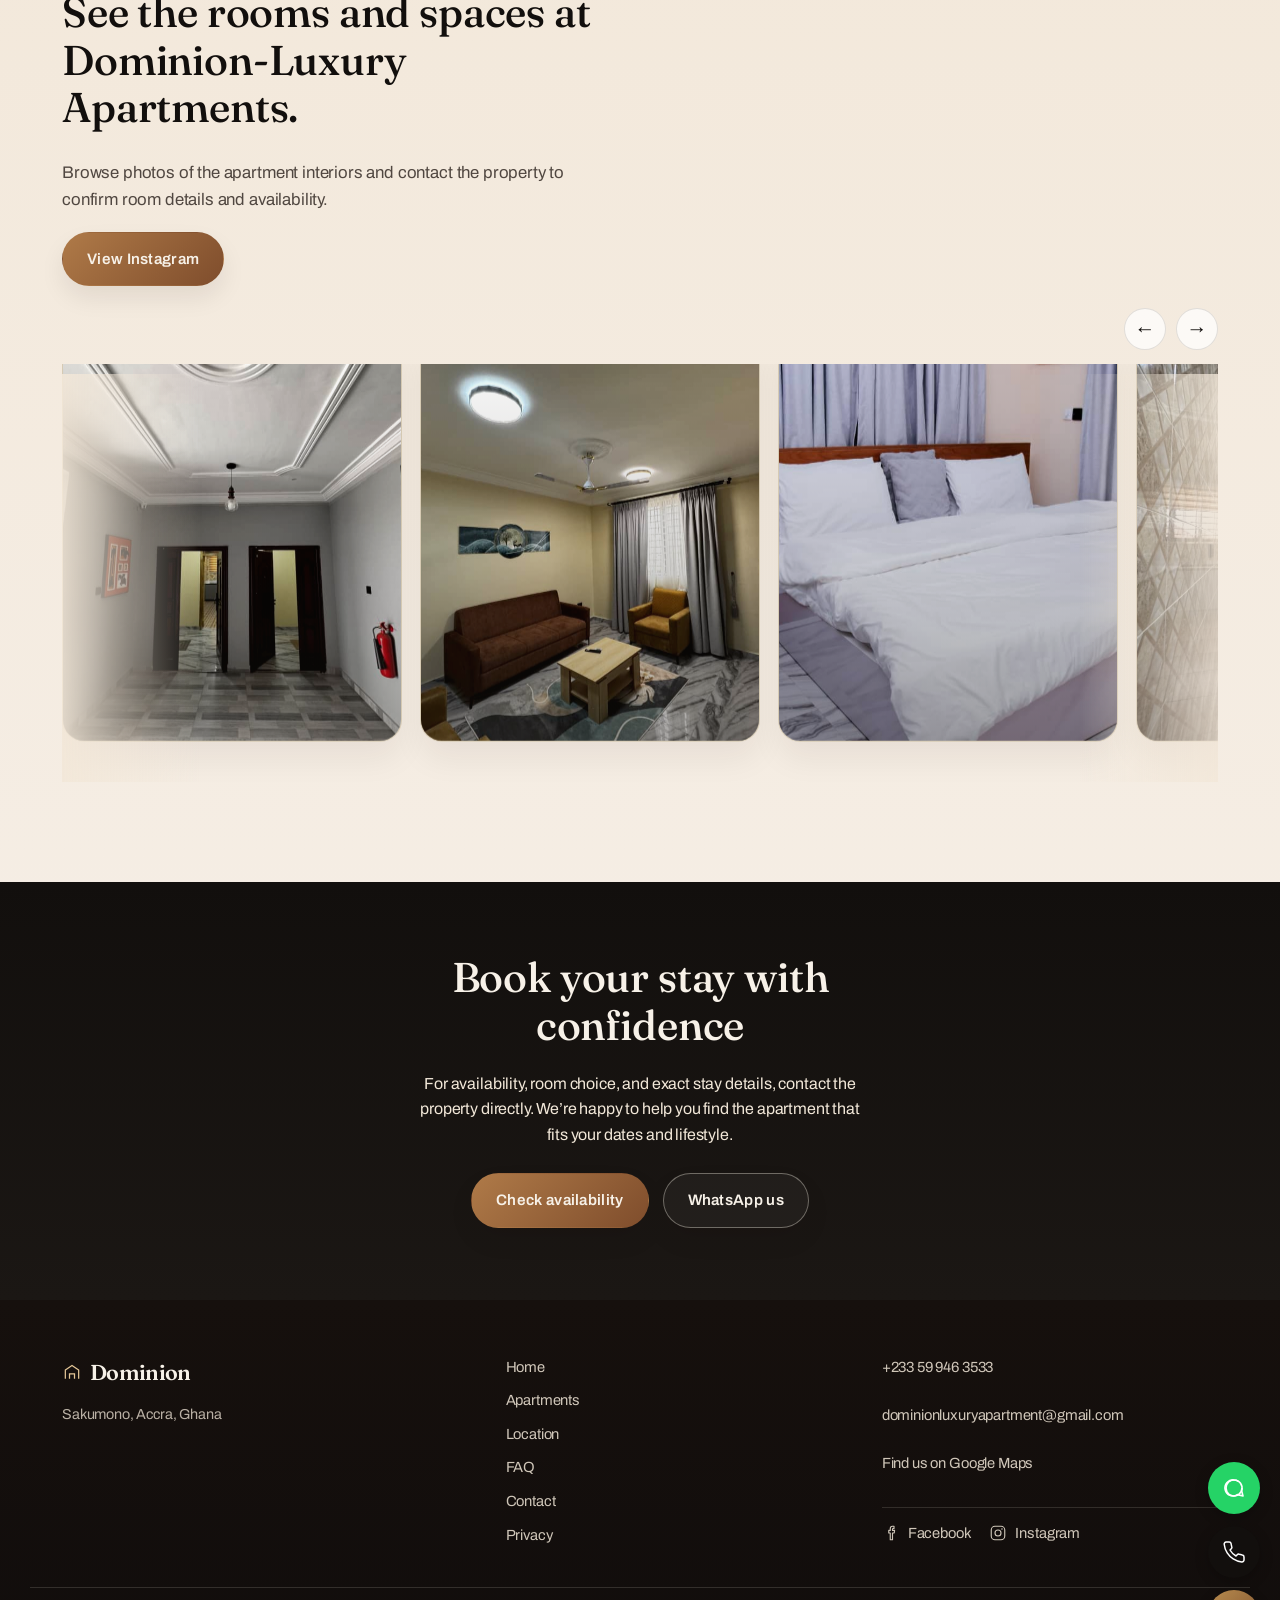
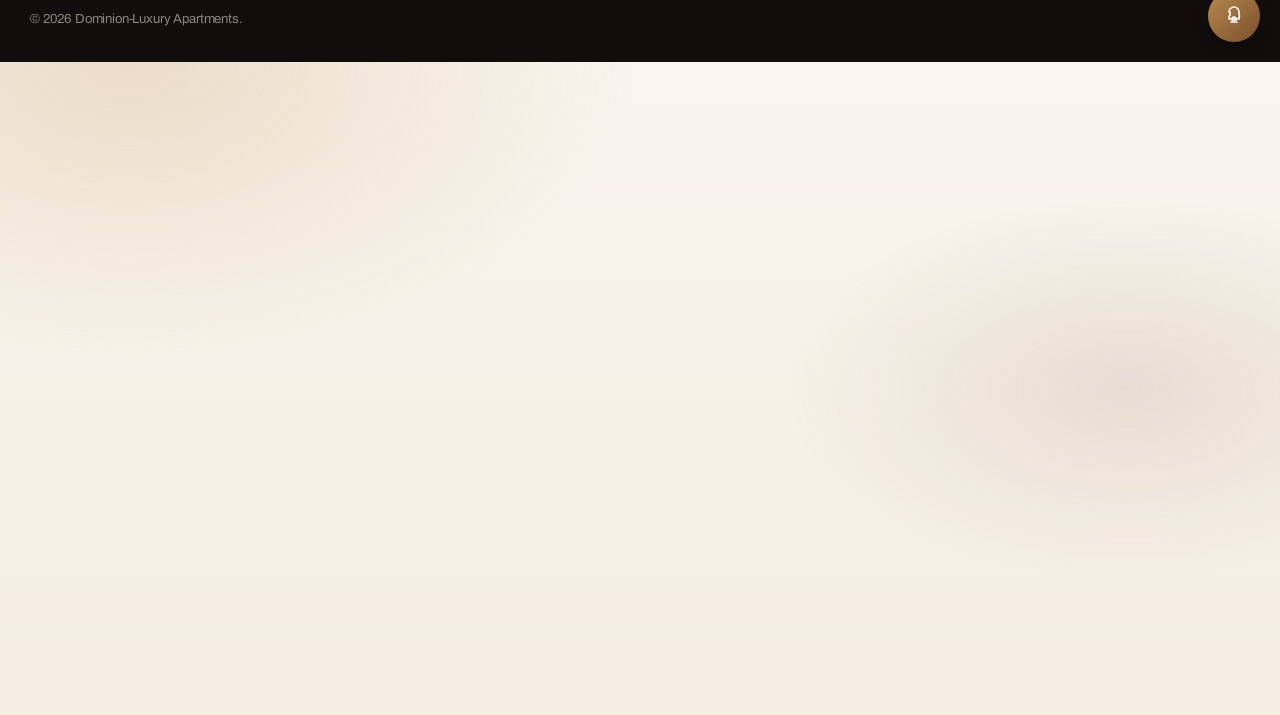
<file: apartments.html>
<!DOCTYPE html>
<html lang="en">
<head>
<meta charset="UTF-8">
<meta name="viewport" content="width=device-width, initial-scale=1.0">
<title>Rooms &amp; the Stay — Dominion-Luxury Apartments, Sakumono</title>
<meta name="description" content="View apartment photos and confirmed daily rates for Dominion-Luxury Apartments in Sakumono, Accra. Contact the property to check dates and facilities.">
<link rel="canonical" href="https://dominionluxuryapartment.com/apartments.html">
<meta property="og:title" content="Rooms & the Stay — Dominion-Luxury Apartments, Sakumono">
<meta property="og:description" content="View apartment photos and confirmed daily rates for Dominion-Luxury Apartments in Sakumono, Accra. Contact the property to check dates and facilities.">
<meta property="og:type" content="website">
<meta property="og:url" content="https://dominionluxuryapartment.com/apartments.html">
<meta property="og:image" content="https://dominionluxuryapartment.com/images/pool-photo-11.jpg">
<meta name="twitter:card" content="summary_large_image">
<meta name="twitter:title" content="Rooms & the Stay — Dominion-Luxury Apartments, Sakumono">
<meta name="twitter:description" content="View apartment photos and confirmed daily rates for Dominion-Luxury Apartments in Sakumono, Accra. Contact the property to check dates and facilities.">
<meta name="twitter:image" content="https://dominionluxuryapartment.com/images/pool-photo-11.jpg">
<link rel="icon" href="data:image/svg+xml,%3Csvg xmlns='http://www.w3.org/2000/svg' viewBox='0 0 24 24'%3E%3Crect width='24' height='24' fill='%231C1712'/%3E%3Cpath d='M6 18V9l6-4 6 4v9' stroke='%23AD8A4E' stroke-width='1.6' fill='none'/%3E%3C/svg%3E">
<link rel="preconnect" href="https://fonts.googleapis.com">
<link rel="preconnect" href="https://fonts.gstatic.com" crossorigin>
<link href="https://fonts.googleapis.com/css2?family=Fraunces:ital,opsz,wght@0,9..144,400;0,9..144,500;0,9..144,600;1,9..144,500&family=Archivo:wght@400;500;600;700&display=swap" rel="stylesheet">
<link rel="stylesheet" href="styles.css">
</head>
<body data-page="apartments">

<a class="skip-link" href="#main">Skip to content</a>

<header class="site-header" id="siteHeader">
  <div class="wrap header-inner">
    <a class="wordmark" href="index.html">
      <span class="wordmark-mark" aria-hidden="true">
        <svg viewBox="0 0 24 24" width="22" height="22"><path d="M4 19V8.5L12 3l8 5.5V19" stroke="currentColor" stroke-width="1.5" fill="none" stroke-linejoin="round"/><path d="M9 19v-6h6v6" stroke="currentColor" stroke-width="1.5" fill="none"/></svg>
      </span>
      Dominion
    </a>
    <nav class="main-nav" id="mainNav" aria-label="Primary">
      <a href="index.html">Home</a>
      <a href="apartments.html" class="is-active">Apartments</a>
      <a href="location.html">Location</a>
      <a href="faq.html">FAQ</a>
      <a href="contact.html" class="nav-cta">Check availability</a>
      <a href="mailto:dominionluxuryapartment@gmail.com">Email us</a>
      <a href="https://wa.me/233599463533?text=Hello%20Dominion-Luxury%20Apartments%2C%20I%27d%20like%20to%20check%20availability%20for%20a%20stay." target="_blank" rel="noopener">WhatsApp</a>
    </nav>
    <button class="nav-toggle" id="navToggle" aria-expanded="false" aria-controls="mainNav" aria-label="Open menu">
      <span></span><span></span><span></span>
    </button>
  </div>
</header>

<main id="main">

  <section class="page-banner">
    <div class="wrap">
      <p class="hero-tag">Dominion-Luxury Apartments — Sakumono, Accra</p>
      <h1>Studio and one-bedroom apartments in Sakumono</h1>
      <p class="section-lead">View photos and confirmed daily rates for Dominion-Luxury Apartments. Contact the property to check dates and confirm facilities.</p>
    </div>
  </section>

  <section class="about-stay">
    <div class="wrap">
      <div class="offer-header">
        <p class="eyebrow">Apartment options</p>
        <h2>Choose the room type for your stay.</h2>
      </div>
      <div class="property-summary">
        <div class="summary-card">
          <span>Location</span>
          <strong>Sakumono - Accra</strong>
        </div>
        <div class="summary-card">
          <span>Room types</span>
          <strong>Studio and one-bedroom apartments</strong>
        </div>
      </div>
      <p class="section-lead">Contact the property directly to confirm availability, included facilities, and any details important to your stay.</p>
    </div>
  </section>

  <section class="rates-section">
    <div class="wrap">
      <div class="section-heading">
        <p class="eyebrow">Rates</p>
        <h2>Confirmed daily rates.</h2>
      </div>

      <div class="rate-cards">
        <article class="rate-card">
          <span class="rate-label">Studio Apartment</span>
          <h3>Daily</h3>
          <p class="rate-price">GHS 450</p>
          <p>Contact the property to confirm availability and included facilities.</p>
        </article>

        <article class="rate-card">
          <span class="rate-label">1 Bedroom Apartment</span>
          <h3>Daily</h3>
          <p class="rate-price">GHS 600</p>
          <p>Contact the property to confirm availability and included facilities.</p>
        </article>

        <article class="rate-card is-featured">
          <span class="rate-label">1 Bedroom Apartment</span>
          <h3>Monthly</h3>
          <p class="rate-price">Ask us</p>
          <p>Contact the property directly for current monthly rates and terms.</p>
        </article>
      </div>
    </div>
  </section>

  <section class="amenity-section">
    <div class="wrap">
      <div class="section-heading">
        <p class="eyebrow">Before booking</p>
        <h2>Confirm which facilities are available.</h2>
      </div>
      <p class="section-lead">Facilities and services have not been independently confirmed here. Contact the property to check what is available for your dates and room type before booking.</p>
      <a class="btn btn-primary" href="contact.html">Ask about facilities</a>
    </div>
  </section>

  <section class="gallery-section" id="gallery">
    <div class="wrap">
      <div class="section-heading">
        <p class="eyebrow">Apartment gallery</p>
        <h2>See the rooms and spaces at Dominion-Luxury Apartments.</h2>
      </div>
      <p class="section-lead">Browse photos of the apartment interiors and contact the property to confirm room details and availability.</p>
      <div class="gallery-cta-row">
        <a class="btn btn-primary" href="https://www.instagram.com/dominion_luxury_apartments/" target="_blank" rel="noopener">View Instagram</a>
      </div>

      <div class="gallery-slider-shell" aria-label="Apartment photos">
        <div class="gallery-slider-controls" aria-label="Gallery navigation">
          <button class="gallery-arrow gallery-arrow-prev" type="button" aria-label="Previous gallery image">←</button>
          <button class="gallery-arrow gallery-arrow-next" type="button" aria-label="Next gallery image">→</button>
        </div>

        <div class="gallery-grid gallery-grid--single" id="galleryGrid" aria-label="Apartment photo gallery">
          <button type="button" class="gallery-tile image-tile" data-caption="Hallway inside the apartment leading toward the rooms" data-image="images/pool-photo-10.jpg">
            <img src="images/pool-photo-10.jpg" alt="Apartment hallway with tiled flooring and two doorways" loading="eager" decoding="async" />
          </button>
          <button type="button" class="gallery-tile image-tile" data-caption="Living room with a sofa and armchair" data-image="images/pool-photo-11.jpg">
            <img src="images/pool-photo-11.jpg" alt="Living room with a brown sofa and armchair" loading="lazy" decoding="async" />
          </button>
          <button type="button" class="gallery-tile image-tile" data-caption="Bedroom photo from the Dominion-Luxury Apartments Google Maps listing" data-image="images/dominion-listing-photo.jpg">
            <img src="images/dominion-listing-photo.jpg" alt="Bedroom with white bedding, a wood headboard, and gray curtains at Dominion-Luxury Apartments" loading="lazy" decoding="async" />
          </button>
          <button type="button" class="gallery-tile image-tile" data-caption="Kitchen with tiled walls and gray cabinets" data-image="images/pool-photo-12.jpg">
            <img src="images/pool-photo-12.jpg" alt="Kitchen with tiled walls and gray cabinets" loading="lazy" decoding="async" />
          </button>
          <button type="button" class="gallery-tile image-tile" data-caption="Living room with gray sofas and a television" data-image="images/pool-photo-13.jpg">
            <img src="images/pool-photo-13.jpg" alt="Living room with gray sofas and a television" loading="lazy" decoding="async" />
          </button>
          <button type="button" class="gallery-tile image-tile" data-caption="Bedroom with white bedding and a wardrobe" data-image="images/pool-photo-2.jpg">
            <img src="images/pool-photo-2.jpg" alt="Bedroom with white bedding, curtains, and a wardrobe" loading="lazy" decoding="async" />
          </button>
          <button type="button" class="gallery-tile image-tile" data-caption="Bedroom with white bedding and gray curtains" data-image="images/pool-photo-17.jpg">
            <img src="images/pool-photo-17.jpg" alt="Bedroom with white bedding and gray curtains" loading="lazy" decoding="async" />
          </button>
          <button type="button" class="gallery-tile image-tile" data-caption="Living room with sofas and a television" data-image="images/pool-photo-8.jpg">
            <img src="images/pool-photo-8.jpg" alt="Living room with sofas and a television" loading="lazy" decoding="async" />
          </button>
          <button type="button" class="gallery-tile image-tile" data-caption="Tiled bathroom with a walk-in shower" data-image="images/pool-photo-1.jpg">
            <img src="images/pool-photo-1.jpg" alt="Tiled bathroom with a walk-in shower" loading="lazy" decoding="async" />
          </button>
          <button type="button" class="gallery-tile image-tile" data-caption="Bedroom with white bedding and a wardrobe" data-image="images/pool-photo-3.jpg">
            <img src="images/pool-photo-3.jpg" alt="Bedroom with white bedding, curtains, and a wardrobe" loading="lazy" decoding="async" />
          </button>
        </div>
      </div>
    </div>
  </section>

  <section class="cta-band">
    <div class="wrap cta-band-inner">
      <h2>Book your stay with confidence</h2>
      <p>For availability, room choice, and exact stay details, contact the property directly. We’re happy to help you find the apartment that fits your dates and lifestyle.</p>
      <div class="hero-actions">
        <a class="btn btn-primary" href="contact.html">Check availability</a>
        <a class="btn btn-ghost-dark" href="https://wa.me/233599463533?text=Hello%20Dominion-Luxury%20Apartments%2C%20I%20want%20to%20enquire%20about%20a%20studio%20or%201-bedroom%20apartment%20in%20Sakumono." target="_blank" rel="noopener">WhatsApp us</a>
      </div>
    </div>
  </section>

</main>

<footer class="site-footer">
  <div class="wrap footer-inner">
    <div class="footer-brand">
      <a class="wordmark" href="index.html">
        <span class="wordmark-mark" aria-hidden="true">
          <svg viewBox="0 0 24 24" width="20" height="20"><path d="M4 19V8.5L12 3l8 5.5V19" stroke="currentColor" stroke-width="1.5" fill="none" stroke-linejoin="round"/><path d="M9 19v-6h6v6" stroke="currentColor" stroke-width="1.5" fill="none"/></svg>
        </span>
        Dominion
      </a>
      <p>Sakumono, Accra, Ghana</p>
    </div>
    <nav class="footer-nav" aria-label="Footer">
      <a href="index.html">Home</a>
      <a href="apartments.html">Apartments</a>
      <a href="location.html">Location</a>
      <a href="faq.html">FAQ</a>
      <a href="contact.html">Contact</a>
      <a href="privacy.html">Privacy</a>
    </nav>
    <div class="footer-contact">
      <p><a href="tel:+233599463533">+233 59 946 3533</a></p>
      <p><a href="mailto:dominionluxuryapartment@gmail.com">dominionluxuryapartment@gmail.com</a></p>
      <p><a href="https://www.google.com/maps/search/?api=1&amp;query=5.644609640587883%2C-0.043361395659025616" target="_blank" rel="noopener">Find us on Google Maps</a></p>
      <div class="footer-social">
        <a href="https://web.facebook.com/p/Dominion-Luxury-Apartments-61573926465909/?_rdc=1&_rdr" target="_blank" rel="noopener" aria-label="Dominion-Luxury Apartments on Facebook">
          <svg viewBox="0 0 24 24" aria-hidden="true"><path d="M14 8.5V6.8c0-.5.3-.8.8-.8H16V3h-2.1C11.9 3 11 4.4 11 6.3v2.2H9V12h2v9h3v-9h2.3l.5-3.5H14z" fill="none" stroke="currentColor" stroke-width="1.5" stroke-linejoin="round"/></svg>
          Facebook
        </a>
        <a href="https://www.instagram.com/dominion_luxury_apartments/" target="_blank" rel="noopener" aria-label="Dominion-Luxury Apartments on Instagram">
          <svg viewBox="0 0 24 24" aria-hidden="true"><rect x="3" y="3" width="18" height="18" rx="5" fill="none" stroke="currentColor" stroke-width="1.5"/><circle cx="12" cy="12" r="4" fill="none" stroke="currentColor" stroke-width="1.5"/><circle cx="17.3" cy="6.7" r="1.1" fill="currentColor"/></svg>
          Instagram
        </a>
      </div>
    </div>
  </div>
  <div class="wrap footer-bottom">
    <p>© 2026 Dominion-Luxury Apartments.</p>
  </div>
</footer>

<!-- Lightbox -->
<div class="lightbox" id="lightbox" role="dialog" aria-modal="true" aria-label="Apartment photo viewer" aria-describedby="lightboxCaption" hidden>
  <button type="button" class="lightbox-close" id="lightboxClose" aria-label="Close photo">&times;</button>
  <div class="lightbox-content">
    <img id="lightboxImage" alt="" />
    <p id="lightboxCaption"></p>
  </div>
</div>

<script src="script.js"></script>
</body>
</html>
</file>
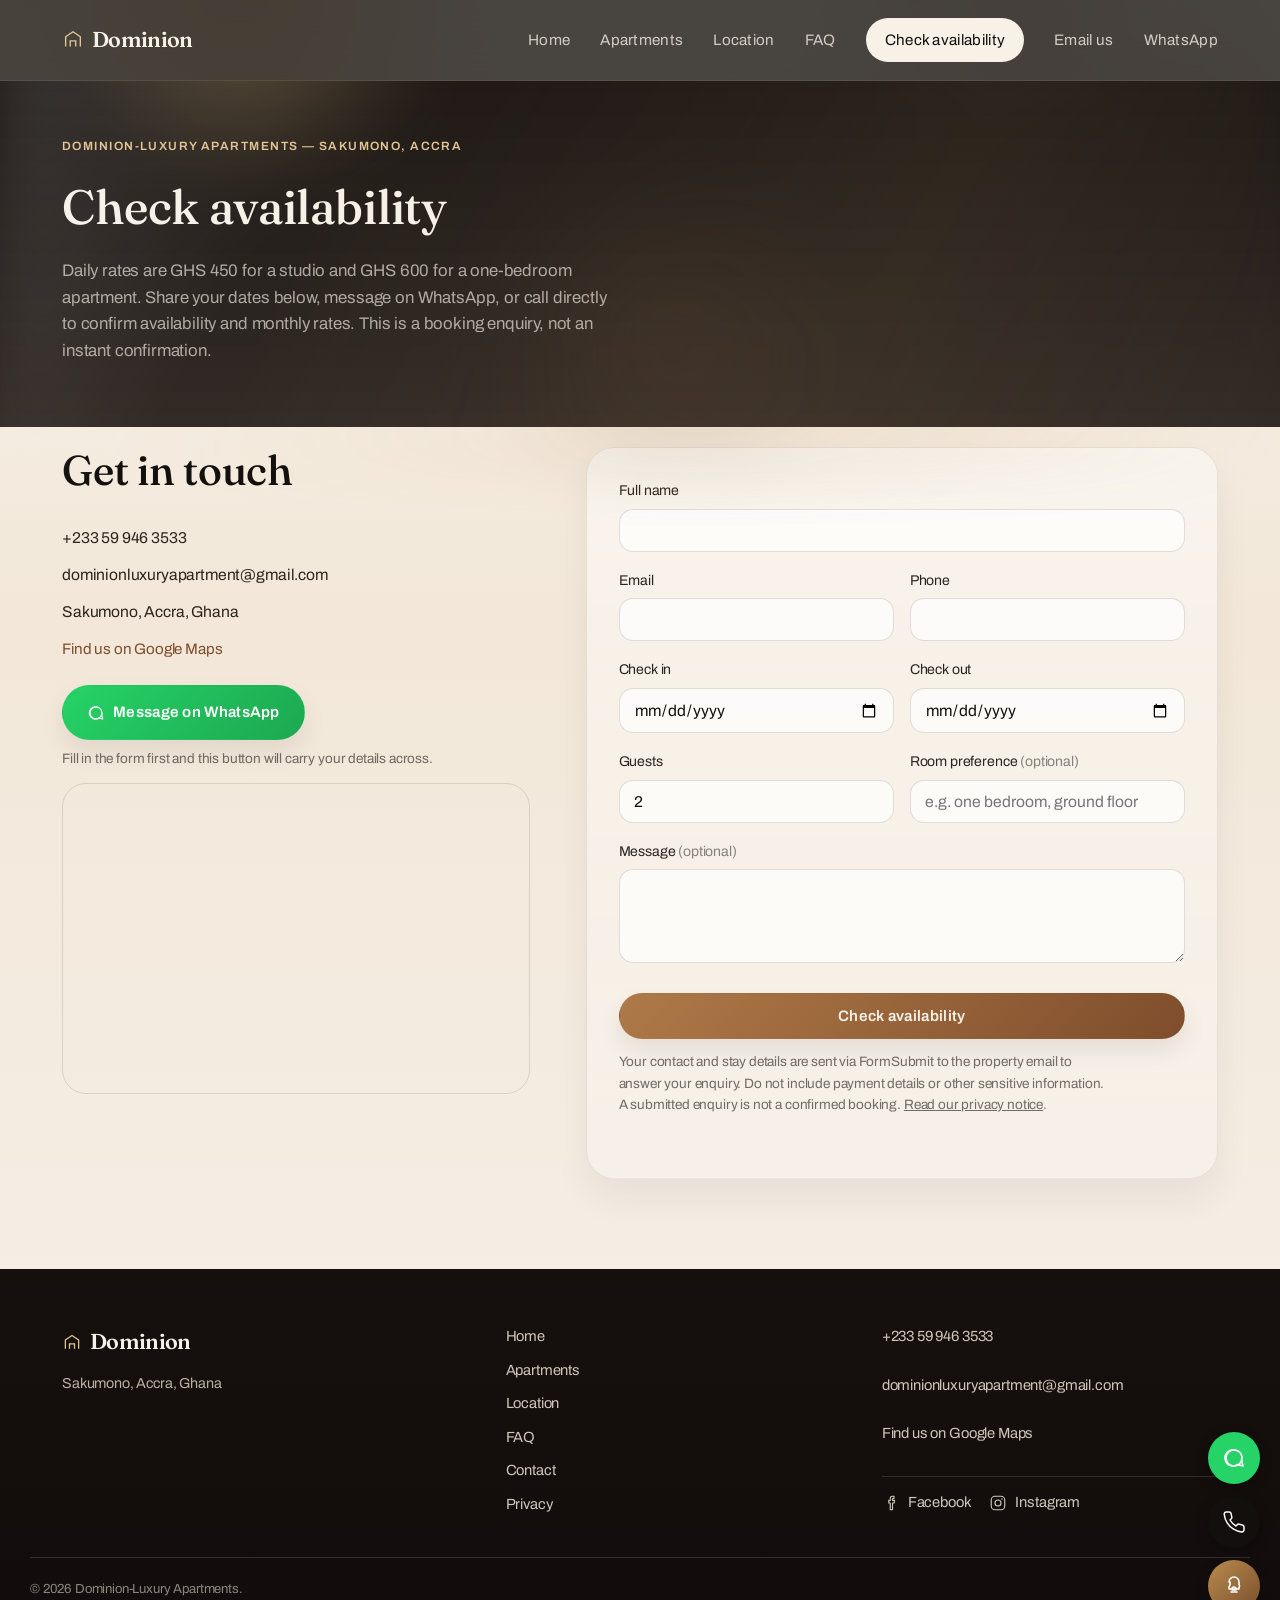
<file: contact.html>
<!DOCTYPE html>
<html lang="en">
<head>
<meta charset="UTF-8">
<meta name="viewport" content="width=device-width, initial-scale=1.0">
<title>Contact &amp; Check Availability — Dominion-Luxury Apartments</title>
<meta name="description" content="Check availability at Dominion-Luxury Apartments in Sakumono, Accra. Ask about rates, room options, and dates through WhatsApp or a direct enquiry.">
<link rel="canonical" href="https://dominionluxuryapartment.com/contact.html">
<meta property="og:title" content="Check Availability — Dominion-Luxury Apartments, Sakumono">
<meta property="og:description" content="Check availability at Dominion-Luxury Apartments in Sakumono, Accra. Ask about rates, room options, and dates through WhatsApp or a direct enquiry.">
<meta property="og:type" content="website">
<meta property="og:url" content="https://dominionluxuryapartment.com/contact.html">
<meta property="og:image" content="https://dominionluxuryapartment.com/images/pool-photo-4.jpg">
<meta name="twitter:card" content="summary_large_image">
<meta name="twitter:title" content="Check Availability — Dominion-Luxury Apartments, Sakumono">
<meta name="twitter:description" content="Check availability at Dominion-Luxury Apartments in Sakumono, Accra. Ask about rates, room options, and dates through WhatsApp or a direct enquiry.">
<meta name="twitter:image" content="https://dominionluxuryapartment.com/images/pool-photo-4.jpg">
<link rel="icon" href="data:image/svg+xml,%3Csvg xmlns='http://www.w3.org/2000/svg' viewBox='0 0 24 24'%3E%3Crect width='24' height='24' fill='%231C1712'/%3E%3Cpath d='M6 18V9l6-4 6 4v9' stroke='%23AD8A4E' stroke-width='1.6' fill='none'/%3E%3C/svg%3E">
<link rel="preconnect" href="https://fonts.googleapis.com">
<link rel="preconnect" href="https://fonts.gstatic.com" crossorigin>
<link href="https://fonts.googleapis.com/css2?family=Fraunces:ital,opsz,wght@0,9..144,400;0,9..144,500;0,9..144,600;1,9..144,500&family=Archivo:wght@400;500;600;700&display=swap" rel="stylesheet">
<link rel="stylesheet" href="styles.css">
</head>
<body data-page="contact">

<a class="skip-link" href="#main">Skip to content</a>

<header class="site-header" id="siteHeader">
  <div class="wrap header-inner">
    <a class="wordmark" href="index.html">
      <span class="wordmark-mark" aria-hidden="true">
        <svg viewBox="0 0 24 24" width="22" height="22"><path d="M4 19V8.5L12 3l8 5.5V19" stroke="currentColor" stroke-width="1.5" fill="none" stroke-linejoin="round"/><path d="M9 19v-6h6v6" stroke="currentColor" stroke-width="1.5" fill="none"/></svg>
      </span>
      Dominion
    </a>
    <nav class="main-nav" id="mainNav" aria-label="Primary">
      <a href="index.html">Home</a>
      <a href="apartments.html">Apartments</a>
      <a href="location.html">Location</a>
      <a href="faq.html">FAQ</a>
      <a href="contact.html" class="nav-cta is-active">Check availability</a>
      <a href="mailto:dominionluxuryapartment@gmail.com">Email us</a>
      <a href="https://wa.me/233599463533?text=Hello%20Dominion-Luxury%20Apartments%2C%20I%27d%20like%20to%20check%20availability%20for%20a%20stay." target="_blank" rel="noopener">WhatsApp</a>
    </nav>
    <button class="nav-toggle" id="navToggle" aria-expanded="false" aria-controls="mainNav" aria-label="Open menu">
      <span></span><span></span><span></span>
    </button>
  </div>
</header>

<main id="main">

  <section class="page-banner">
    <div class="wrap">
      <p class="hero-tag">Dominion-Luxury Apartments — Sakumono, Accra</p>
      <h1>Check availability</h1>
      <p class="section-lead">Daily rates are GHS 450 for a studio and GHS 600 for a one-bedroom apartment. Share your dates below, message on WhatsApp, or call directly to confirm availability and monthly rates. This is a booking enquiry, not an instant confirmation.</p>
    </div>
  </section>

  <section class="enquire" id="enquire">
    <div class="wrap enquire-inner">
      <div class="enquire-intro">
        <h2>Get in touch</h2>
        <ul class="contact-details">
          <li><a href="tel:+233599463533">+233 59 946 3533</a></li>
          <li><a href="mailto:dominionluxuryapartment@gmail.com">dominionluxuryapartment@gmail.com</a></li>
          <li>Sakumono, Accra, Ghana</li>
          <li><a class="maps-link" href="https://www.google.com/maps/search/?api=1&amp;query=5.644609640587883%2C-0.043361395659025616" target="_blank" rel="noopener">Find us on Google Maps</a></li>
        </ul>
        <a class="btn btn-whatsapp" id="whatsappQuickLink" href="https://wa.me/233599463533?text=Hello%20Dominion-Luxury%20Apartments%2C%20I%27d%20like%20to%20check%20availability%20for%20a%20stay." target="_blank" rel="noopener">
          <svg viewBox="0 0 24 24" aria-hidden="true" width="18" height="18"><path d="M20 12a8 8 0 1 1-3.6-6.7" fill="none" stroke="currentColor" stroke-width="1.6"/><path d="M12 4a8 8 0 0 1 7.6 10.6L21 20l-5.6-1.4A8 8 0 1 1 12 4z" fill="none" stroke="currentColor" stroke-width="1.6" stroke-linejoin="round"/></svg>
          Message on WhatsApp
        </a>
        <p class="whatsapp-hint">Fill in the form first and this button will carry your details across.</p>

        <div class="map-embed">
          <iframe title="Map of Dominion-Luxury Apartments, Sakumono" src="https://www.google.com/maps?q=5.644609640587883,-0.043361395659025616&amp;output=embed" loading="lazy" referrerpolicy="no-referrer-when-downgrade"></iframe>
        </div>
      </div>

      <form class="enquire-form" id="enquireForm" novalidate>
        <div class="form-row">
          <label for="fullName">Full name</label>
          <input type="text" id="fullName" name="fullName" required autocomplete="name">
        </div>

        <div class="form-row form-row--split">
          <div>
            <label for="email">Email</label>
            <input type="email" id="email" name="email" required autocomplete="email">
          </div>
          <div>
            <label for="phone">Phone</label>
            <input type="tel" id="phone" name="phone" required autocomplete="tel">
          </div>
        </div>

        <div class="form-row form-row--split">
          <div>
            <label for="checkIn">Check in</label>
            <input type="date" id="checkIn" name="checkIn" required>
          </div>
          <div>
            <label for="checkOut">Check out</label>
            <input type="date" id="checkOut" name="checkOut" required>
          </div>
        </div>

        <div class="form-row form-row--split">
          <div>
            <label for="guests">Guests</label>
            <input type="number" id="guests" name="guests" min="1" step="1" value="2" required>
          </div>
          <div>
            <label for="roomPreference">Room preference <span class="optional">(optional)</span></label>
            <input type="text" id="roomPreference" name="roomPreference" placeholder="e.g. one bedroom, ground floor">
          </div>
        </div>

        <div class="form-row">
          <label for="message">Message <span class="optional">(optional)</span></label>
          <textarea id="message" name="message" rows="4"></textarea>
        </div>

        <button type="submit" class="btn btn-primary">Check availability</button>
        <p class="form-note">Your contact and stay details are sent via FormSubmit to the property email to answer your enquiry. Do not include payment details or other sensitive information. A submitted enquiry is not a confirmed booking. <a href="privacy.html">Read our privacy notice</a>.</p>
        <p class="form-status" id="formStatus" role="status" aria-live="polite"></p>
      </form>
    </div>
  </section>

</main>

<footer class="site-footer">
  <div class="wrap footer-inner">
    <div class="footer-brand">
      <a class="wordmark" href="index.html">
        <span class="wordmark-mark" aria-hidden="true">
          <svg viewBox="0 0 24 24" width="20" height="20"><path d="M4 19V8.5L12 3l8 5.5V19" stroke="currentColor" stroke-width="1.5" fill="none" stroke-linejoin="round"/><path d="M9 19v-6h6v6" stroke="currentColor" stroke-width="1.5" fill="none"/></svg>
        </span>
        Dominion
      </a>
      <p>Sakumono, Accra, Ghana</p>
    </div>
    <nav class="footer-nav" aria-label="Footer">
      <a href="index.html">Home</a>
      <a href="apartments.html">Apartments</a>
      <a href="location.html">Location</a>
      <a href="faq.html">FAQ</a>
      <a href="contact.html">Contact</a>
      <a href="privacy.html">Privacy</a>
    </nav>
    <div class="footer-contact">
      <p><a href="tel:+233599463533">+233 59 946 3533</a></p>
      <p><a href="mailto:dominionluxuryapartment@gmail.com">dominionluxuryapartment@gmail.com</a></p>
      <p><a href="https://www.google.com/maps/search/?api=1&amp;query=5.644609640587883%2C-0.043361395659025616" target="_blank" rel="noopener">Find us on Google Maps</a></p>
      <div class="footer-social">
        <a href="https://web.facebook.com/p/Dominion-Luxury-Apartments-61573926465909/?_rdc=1&_rdr" target="_blank" rel="noopener" aria-label="Dominion-Luxury Apartments on Facebook">
          <svg viewBox="0 0 24 24" aria-hidden="true"><path d="M14 8.5V6.8c0-.5.3-.8.8-.8H16V3h-2.1C11.9 3 11 4.4 11 6.3v2.2H9V12h2v9h3v-9h2.3l.5-3.5H14z" fill="none" stroke="currentColor" stroke-width="1.5" stroke-linejoin="round"/></svg>
          Facebook
        </a>
        <a href="https://www.instagram.com/dominion_luxury_apartments/" target="_blank" rel="noopener" aria-label="Dominion-Luxury Apartments on Instagram">
          <svg viewBox="0 0 24 24" aria-hidden="true"><rect x="3" y="3" width="18" height="18" rx="5" fill="none" stroke="currentColor" stroke-width="1.5"/><circle cx="12" cy="12" r="4" fill="none" stroke="currentColor" stroke-width="1.5"/><circle cx="17.3" cy="6.7" r="1.1" fill="currentColor"/></svg>
          Instagram
        </a>
      </div>
    </div>
  </div>
  <div class="wrap footer-bottom">
    <p>© 2026 Dominion-Luxury Apartments.</p>
  </div>
</footer>

<script src="script.js"></script>
</body>
</html>
</file>
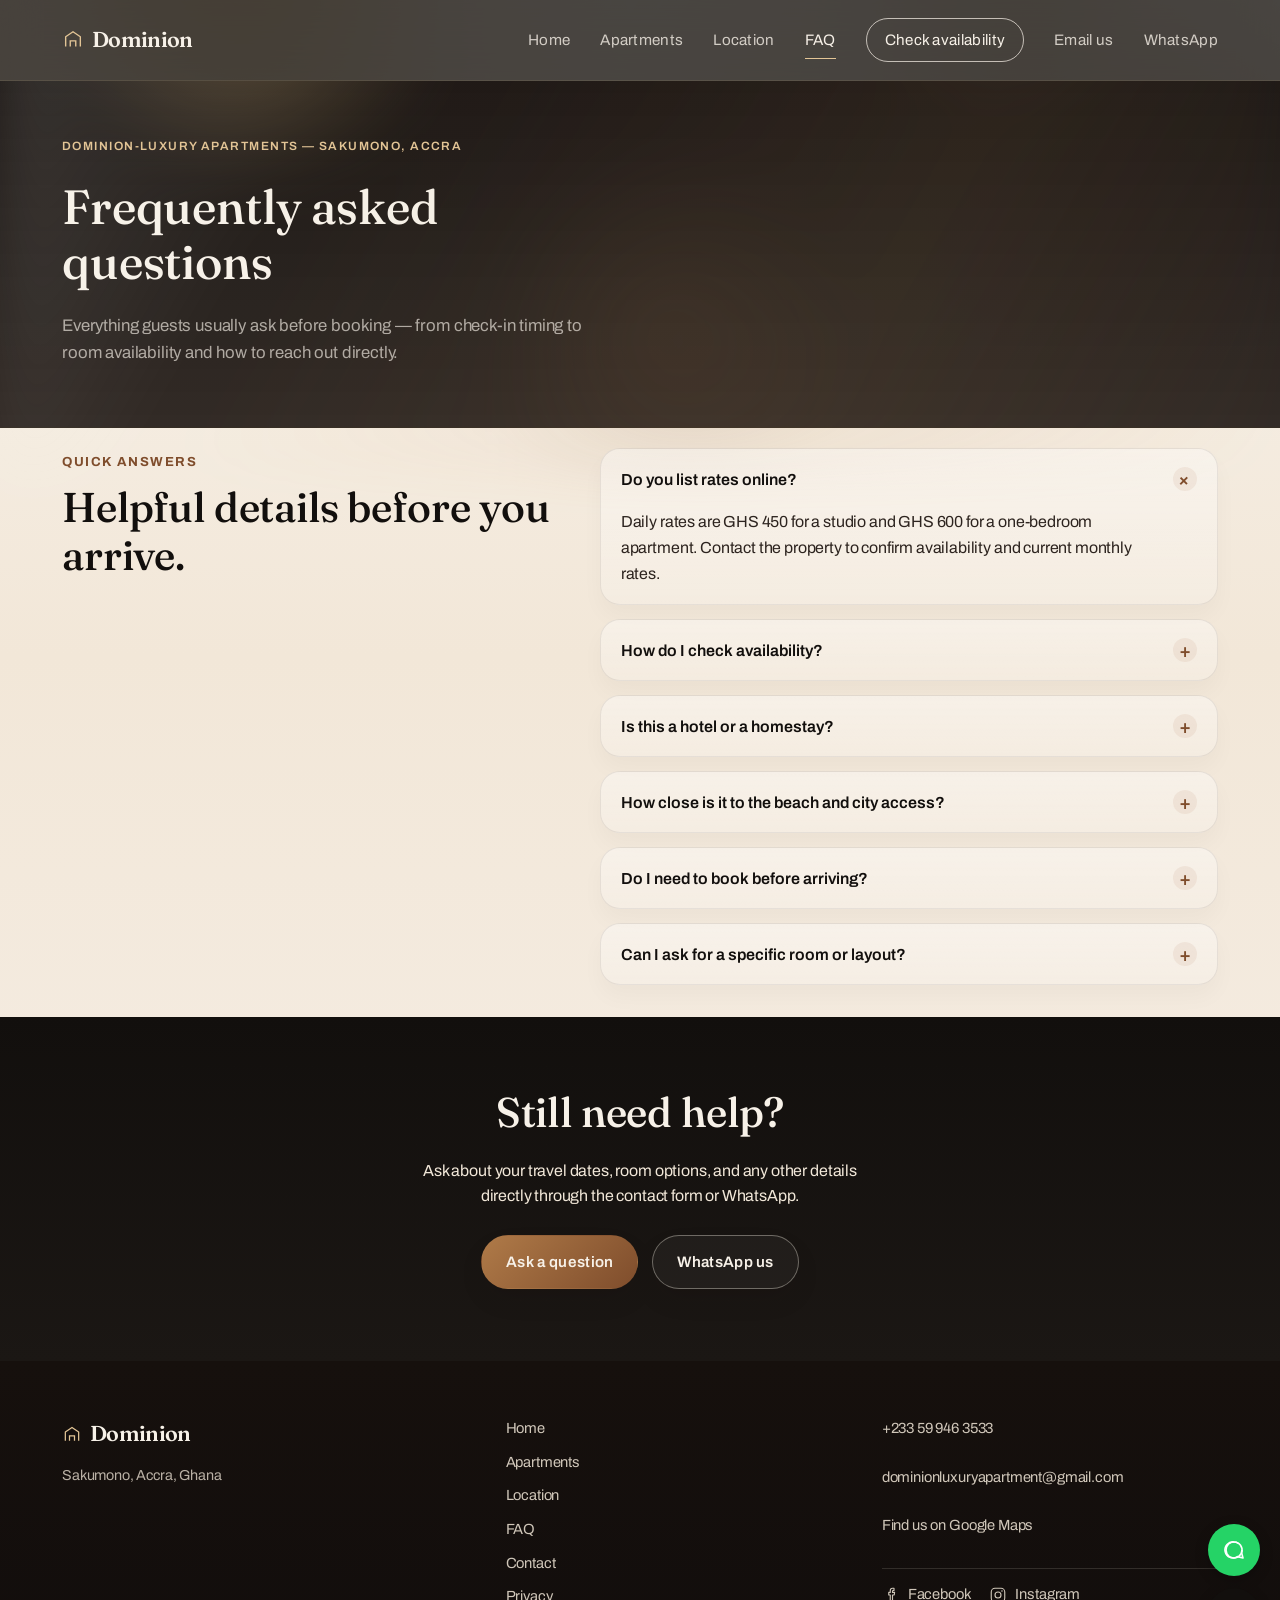
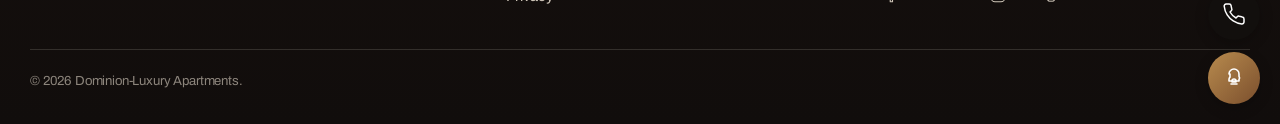
<file: faq.html>
<!DOCTYPE html>
<html lang="en">
<head>
<meta charset="UTF-8">
<meta name="viewport" content="width=device-width, initial-scale=1.0">
<title>Frequently Asked Questions — Dominion-Luxury Apartments</title>
<meta name="description" content="Read the most common questions about Dominion-Luxury Apartments in Sakumono, Accra, including rates, location, check-in, and booking details.">
<link rel="canonical" href="https://dominionluxuryapartment.com/faq.html">
<meta property="og:title" content="Frequently Asked Questions — Dominion-Luxury Apartments">
<meta property="og:description" content="Read the most common questions about Dominion-Luxury Apartments in Sakumono, Accra, including rates, location, check-in, and booking details.">
<meta property="og:type" content="website">
<meta property="og:url" content="https://dominionluxuryapartment.com/faq.html">
<meta property="og:image" content="https://dominionluxuryapartment.com/images/pool-photo-3.jpg">
<meta name="twitter:card" content="summary_large_image">
<meta name="twitter:title" content="Frequently Asked Questions — Dominion-Luxury Apartments">
<meta name="twitter:description" content="Read the most common questions about Dominion-Luxury Apartments in Sakumono, Accra, including rates, location, check-in, and booking details.">
<meta name="twitter:image" content="https://dominionluxuryapartment.com/images/pool-photo-3.jpg">
<link rel="icon" href="data:image/svg+xml,%3Csvg xmlns='http://www.w3.org/2000/svg' viewBox='0 0 24 24'%3E%3Crect width='24' height='24' fill='%231C1712'/%3E%3Cpath d='M6 18V9l6-4 6 4v9' stroke='%23AD8A4E' stroke-width='1.6' fill='none'/%3E%3C/svg%3E">
<link rel="preconnect" href="https://fonts.googleapis.com">
<link rel="preconnect" href="https://fonts.gstatic.com" crossorigin>
<link href="https://fonts.googleapis.com/css2?family=Fraunces:ital,opsz,wght@0,9..144,400;0,9..144,500;0,9..144,600;1,9..144,500&family=Archivo:wght@400;500;600;700&display=swap" rel="stylesheet">
<link rel="stylesheet" href="styles.css">
</head>
<body data-page="faq">

<a class="skip-link" href="#main">Skip to content</a>

<header class="site-header" id="siteHeader">
  <div class="wrap header-inner">
    <a class="wordmark" href="index.html">
      <span class="wordmark-mark" aria-hidden="true">
        <svg viewBox="0 0 24 24" width="22" height="22"><path d="M4 19V8.5L12 3l8 5.5V19" stroke="currentColor" stroke-width="1.5" fill="none" stroke-linejoin="round"/><path d="M9 19v-6h6v6" stroke="currentColor" stroke-width="1.5" fill="none"/></svg>
      </span>
      Dominion
    </a>
    <nav class="main-nav" id="mainNav" aria-label="Primary">
      <a href="index.html">Home</a>
      <a href="apartments.html">Apartments</a>
      <a href="location.html">Location</a>
      <a href="faq.html" class="is-active">FAQ</a>
      <a href="contact.html" class="nav-cta">Check availability</a>
      <a href="mailto:dominionluxuryapartment@gmail.com">Email us</a>
      <a href="https://wa.me/233599463533?text=Hello%20Dominion-Luxury%20Apartments%2C%20I%27d%20like%20to%20check%20availability%20for%20a%20stay." target="_blank" rel="noopener">WhatsApp</a>
    </nav>
    <button class="nav-toggle" id="navToggle" aria-expanded="false" aria-controls="mainNav" aria-label="Open menu">
      <span></span><span></span><span></span>
    </button>
  </div>
</header>

<main id="main">
  <section class="page-banner">
    <div class="wrap">
      <p class="hero-tag">Dominion-Luxury Apartments — Sakumono, Accra</p>
      <h1>Frequently asked questions</h1>
      <p class="section-lead">Everything guests usually ask before booking — from check-in timing to room availability and how to reach out directly.</p>
    </div>
  </section>

  <section class="faq-section faq-section--page">
    <div class="wrap faq-wrap faq-wrap--page">
      <div class="faq-copy reveal">
        <p class="eyebrow">Quick answers</p>
        <h2>Helpful details before you arrive.</h2>
      </div>

      <div class="faq-list reveal" aria-label="Frequently asked questions">
        <div class="faq-item is-open">
          <button class="faq-question" type="button" aria-expanded="true">
            <span>Do you list rates online?</span>
            <span class="faq-icon" aria-hidden="true">+</span>
          </button>
          <div class="faq-answer">
            <p>Daily rates are GHS 450 for a studio and GHS 600 for a one-bedroom apartment. Contact the property to confirm availability and current monthly rates.</p>
          </div>
        </div>

        <div class="faq-item">
          <button class="faq-question" type="button" aria-expanded="false">
            <span>How do I check availability?</span>
            <span class="faq-icon" aria-hidden="true">+</span>
          </button>
          <div class="faq-answer">
            <p>Use the contact form or WhatsApp. Share your preferred dates, guest count, and any room preference, and the property will confirm what is available.</p>
          </div>
        </div>

        <div class="faq-item">
          <button class="faq-question" type="button" aria-expanded="false">
            <span>Is this a hotel or a homestay?</span>
            <span class="faq-icon" aria-hidden="true">+</span>
          </button>
          <div class="faq-answer">
            <p>It is a homestay property in Sakumono, designed around a more personal and relaxed stay experience than a large hotel or serviced apartment block.</p>
          </div>
        </div>

        <div class="faq-item">
          <button class="faq-question" type="button" aria-expanded="false">
            <span>How close is it to the beach and city access?</span>
            <span class="faq-icon" aria-hidden="true">+</span>
          </button>
          <div class="faq-answer">
            <p>The property is located in Sakumono, near the coast and lagoon, making it a convenient base for relaxed beachside travel while still being accessible to Accra and Tema.</p>
          </div>
        </div>

        <div class="faq-item">
          <button class="faq-question" type="button" aria-expanded="false">
            <span>Do I need to book before arriving?</span>
            <span class="faq-icon" aria-hidden="true">+</span>
          </button>
          <div class="faq-answer">
            <p>Yes, it is best to enquire before arrival to confirm room availability and any final details. The property will guide you with direct confirmation.</p>
          </div>
        </div>

        <div class="faq-item">
          <button class="faq-question" type="button" aria-expanded="false">
            <span>Can I ask for a specific room or layout?</span>
            <span class="faq-icon" aria-hidden="true">+</span>
          </button>
          <div class="faq-answer">
            <p>Yes. If you have a room preference, tell the property in your enquiry and they will confirm what is available for your dates.</p>
          </div>
        </div>
      </div>
    </div>
  </section>

  <section class="cta-band">
    <div class="wrap cta-band-inner">
      <h2>Still need help?</h2>
      <p>Ask about your travel dates, room options, and any other details directly through the contact form or WhatsApp.</p>
      <div class="hero-actions">
        <a class="btn btn-primary" href="contact.html">Ask a question</a>
        <a class="btn btn-ghost-dark" href="https://wa.me/233599463533?text=Hello%20Dominion-Luxury%20Apartments%2C%20I%20have%20a%20question%20about%20my%20stay." target="_blank" rel="noopener">WhatsApp us</a>
      </div>
    </div>
  </section>
</main>

<footer class="site-footer">
  <div class="wrap footer-inner">
    <div class="footer-brand">
      <a class="wordmark" href="index.html">
        <span class="wordmark-mark" aria-hidden="true">
          <svg viewBox="0 0 24 24" width="20" height="20"><path d="M4 19V8.5L12 3l8 5.5V19" stroke="currentColor" stroke-width="1.5" fill="none" stroke-linejoin="round"/><path d="M9 19v-6h6v6" stroke="currentColor" stroke-width="1.5" fill="none"/></svg>
        </span>
        Dominion
      </a>
      <p>Sakumono, Accra, Ghana</p>
    </div>
    <nav class="footer-nav" aria-label="Footer">
      <a href="index.html">Home</a>
      <a href="apartments.html">Apartments</a>
      <a href="location.html">Location</a>
      <a href="faq.html">FAQ</a>
      <a href="contact.html">Contact</a>
      <a href="privacy.html">Privacy</a>
    </nav>
    <div class="footer-contact">
      <p><a href="tel:+233599463533">+233 59 946 3533</a></p>
      <p><a href="mailto:dominionluxuryapartment@gmail.com">dominionluxuryapartment@gmail.com</a></p>
      <p><a href="https://www.google.com/maps/search/?api=1&amp;query=5.644609640587883%2C-0.043361395659025616" target="_blank" rel="noopener">Find us on Google Maps</a></p>
      <div class="footer-social">
        <a href="https://web.facebook.com/p/Dominion-Luxury-Apartments-61573926465909/?_rdc=1&_rdr" target="_blank" rel="noopener" aria-label="Dominion-Luxury Apartments on Facebook">
          <svg viewBox="0 0 24 24" aria-hidden="true"><path d="M14 8.5V6.8c0-.5.3-.8.8-.8H16V3h-2.1C11.9 3 11 4.4 11 6.3v2.2H9V12h2v9h3v-9h2.3l.5-3.5H14z" fill="none" stroke="currentColor" stroke-width="1.5" stroke-linejoin="round"/></svg>
          Facebook
        </a>
        <a href="https://www.instagram.com/dominion_luxury_apartments/" target="_blank" rel="noopener" aria-label="Dominion-Luxury Apartments on Instagram">
          <svg viewBox="0 0 24 24" aria-hidden="true"><rect x="3" y="3" width="18" height="18" rx="5" fill="none" stroke="currentColor" stroke-width="1.5"/><circle cx="12" cy="12" r="4" fill="none" stroke="currentColor" stroke-width="1.5"/><circle cx="17.3" cy="6.7" r="1.1" fill="currentColor"/></svg>
          Instagram
        </a>
      </div>
    </div>
  </div>
  <div class="wrap footer-bottom">
    <p>© 2026 Dominion-Luxury Apartments.</p>
  </div>
</footer>

<script src="script.js"></script>
</body>
</html>
</file>
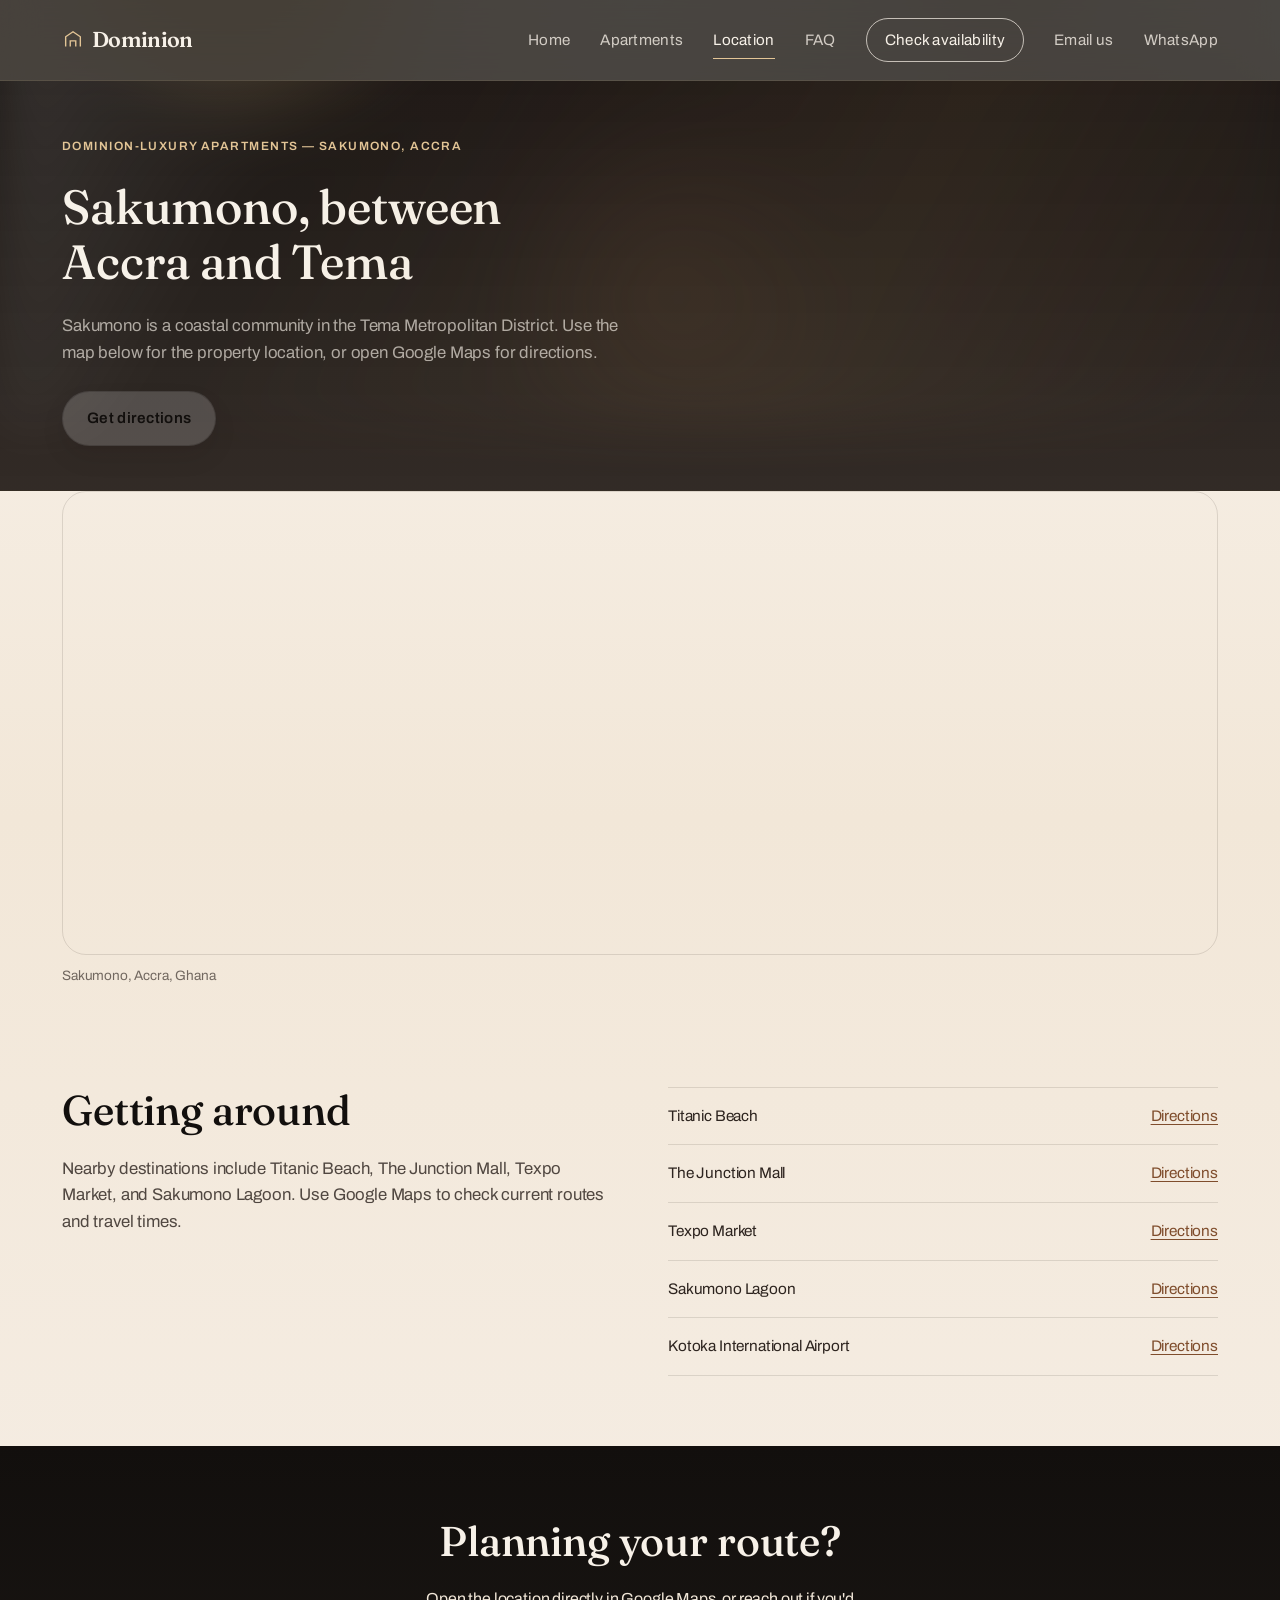
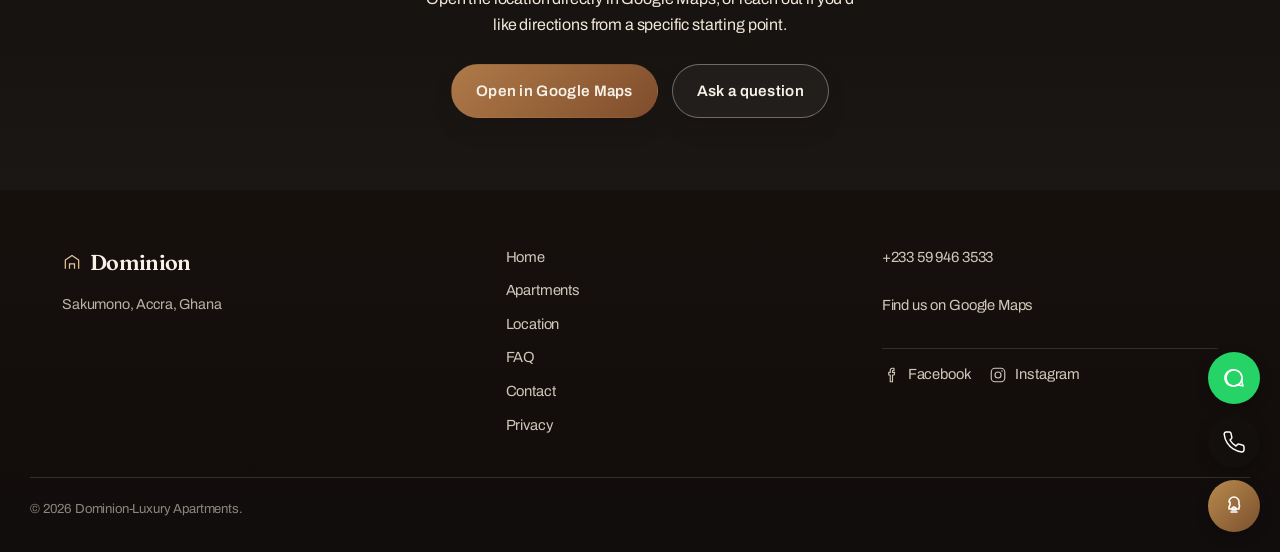
<file: location.html>
<!DOCTYPE html>
<html lang="en">
<head>
<meta charset="UTF-8">
<meta name="viewport" content="width=device-width, initial-scale=1.0">
<title>Location — Dominion-Luxury Apartments, Sakumono, Accra</title>
<meta name="description" content="Find Dominion-Luxury Apartments in Sakumono, Accra — close to the beach, lagoon, shopping, and the airport with direct access to the coastline.">
<link rel="canonical" href="https://dominionluxuryapartment.com/location.html">
<meta property="og:title" content="Location — Dominion-Luxury Apartments, Sakumono, Accra">
<meta property="og:description" content="Find Dominion-Luxury Apartments in Sakumono, Accra — close to the beach, lagoon, shopping, and the airport with direct access to the coastline.">
<meta property="og:type" content="website">
<meta property="og:url" content="https://dominionluxuryapartment.com/location.html">
<meta property="og:image" content="https://dominionluxuryapartment.com/images/pool-photo-5.jpg">
<meta name="twitter:card" content="summary_large_image">
<meta name="twitter:title" content="Location — Dominion-Luxury Apartments, Sakumono, Accra">
<meta name="twitter:description" content="Find Dominion-Luxury Apartments in Sakumono, Accra — close to the beach, lagoon, shopping, and the airport with direct access to the coastline.">
<meta name="twitter:image" content="https://dominionluxuryapartment.com/images/pool-photo-5.jpg">
<link rel="icon" href="data:image/svg+xml,%3Csvg xmlns='http://www.w3.org/2000/svg' viewBox='0 0 24 24'%3E%3Crect width='24' height='24' fill='%231C1712'/%3E%3Cpath d='M6 18V9l6-4 6 4v9' stroke='%23AD8A4E' stroke-width='1.6' fill='none'/%3E%3C/svg%3E">
<link rel="preconnect" href="https://fonts.googleapis.com">
<link rel="preconnect" href="https://fonts.gstatic.com" crossorigin>
<link href="https://fonts.googleapis.com/css2?family=Fraunces:ital,opsz,wght@0,9..144,400;0,9..144,500;0,9..144,600;1,9..144,500&family=Archivo:wght@400;500;600;700&display=swap" rel="stylesheet">
<link rel="stylesheet" href="styles.css">
</head>
<body data-page="location">

<a class="skip-link" href="#main">Skip to content</a>

<header class="site-header" id="siteHeader">
  <div class="wrap header-inner">
    <a class="wordmark" href="index.html">
      <span class="wordmark-mark" aria-hidden="true">
        <svg viewBox="0 0 24 24" width="22" height="22"><path d="M4 19V8.5L12 3l8 5.5V19" stroke="currentColor" stroke-width="1.5" fill="none" stroke-linejoin="round"/><path d="M9 19v-6h6v6" stroke="currentColor" stroke-width="1.5" fill="none"/></svg>
      </span>
      Dominion
    </a>
    <nav class="main-nav" id="mainNav" aria-label="Primary">
      <a href="index.html">Home</a>
      <a href="apartments.html">Apartments</a>
      <a href="location.html" class="is-active">Location</a>
      <a href="faq.html">FAQ</a>
      <a href="contact.html" class="nav-cta">Check availability</a>
      <a href="mailto:dominionluxuryapartment@gmail.com">Email us</a>
      <a href="https://wa.me/233599463533?text=Hello%20Dominion-Luxury%20Apartments%2C%20I%27d%20like%20to%20check%20availability%20for%20a%20stay." target="_blank" rel="noopener">WhatsApp</a>
    </nav>
    <button class="nav-toggle" id="navToggle" aria-expanded="false" aria-controls="mainNav" aria-label="Open menu">
      <span></span><span></span><span></span>
    </button>
  </div>
</header>

<main id="main">

  <section class="page-banner">
    <div class="wrap">
      <p class="hero-tag">Dominion-Luxury Apartments — Sakumono, Accra</p>
      <h1>Sakumono, between Accra and Tema</h1>
      <p class="section-lead">Sakumono is a coastal community in the Tema Metropolitan District. Use the map below for the property location, or open Google Maps for directions.</p>
      <a class="btn btn-ghost" href="https://www.google.com/maps/search/?api=1&amp;query=5.644609640587883%2C-0.043361395659025616" target="_blank" rel="noopener">Get directions</a>
    </div>
  </section>

  <section class="map-section">
    <div class="wrap">
      <div class="map-embed map-embed--large">
        <iframe title="Map of Dominion-Luxury Apartments, Sakumono" src="https://www.google.com/maps?q=5.644609640587883,-0.043361395659025616&amp;output=embed" loading="lazy" referrerpolicy="no-referrer-when-downgrade"></iframe>
      </div>
      <p class="map-caption">Sakumono, Accra, Ghana</p>
    </div>
  </section>

  <section class="location">
    <div class="wrap location-inner">
      <div>
        <h2>Getting around</h2>
        <p class="section-lead">Nearby destinations include Titanic Beach, The Junction Mall, Texpo Market, and Sakumono Lagoon. Use Google Maps to check current routes and travel times.</p>
      </div>
      <ul class="location-list">
        <li><span>Titanic Beach</span><a href="https://www.google.com/maps/dir/?api=1&amp;origin=5.644609640587883%2C-0.043361395659025616&amp;destination=Titanic+Beach%2C+Ghana" target="_blank" rel="noopener">Directions</a></li>
        <li><span>The Junction Mall</span><a href="https://www.google.com/maps/dir/?api=1&amp;origin=5.644609640587883%2C-0.043361395659025616&amp;destination=The+Junction+Mall%2C+Ghana" target="_blank" rel="noopener">Directions</a></li>
        <li><span>Texpo Market</span><a href="https://www.google.com/maps/dir/?api=1&amp;origin=5.644609640587883%2C-0.043361395659025616&amp;destination=Texpo+Market%2C+Ghana" target="_blank" rel="noopener">Directions</a></li>
        <li><span>Sakumono Lagoon</span><a href="https://www.google.com/maps/dir/?api=1&amp;origin=5.644609640587883%2C-0.043361395659025616&amp;destination=Sakumono+Lagoon%2C+Ghana" target="_blank" rel="noopener">Directions</a></li>
        <li><span>Kotoka International Airport</span><a href="https://www.google.com/maps/dir/?api=1&amp;origin=5.644609640587883%2C-0.043361395659025616&amp;destination=Kotoka+International+Airport%2C+Accra%2C+Ghana" target="_blank" rel="noopener">Directions</a></li>
      </ul>
    </div>
  </section>

  <section class="cta-band">
    <div class="wrap cta-band-inner">
      <h2>Planning your route?</h2>
      <p>Open the location directly in Google Maps, or reach out if you'd like directions from a specific starting point.</p>
      <div class="hero-actions">
        <a class="btn btn-primary" href="https://www.google.com/maps/search/?api=1&amp;query=5.644609640587883%2C-0.043361395659025616" target="_blank" rel="noopener">Open in Google Maps</a>
        <a class="btn btn-ghost-dark" href="contact.html">Ask a question</a>
      </div>
    </div>
  </section>

</main>

<footer class="site-footer">
  <div class="wrap footer-inner">
    <div class="footer-brand">
      <a class="wordmark" href="index.html">
        <span class="wordmark-mark" aria-hidden="true">
          <svg viewBox="0 0 24 24" width="20" height="20"><path d="M4 19V8.5L12 3l8 5.5V19" stroke="currentColor" stroke-width="1.5" fill="none" stroke-linejoin="round"/><path d="M9 19v-6h6v6" stroke="currentColor" stroke-width="1.5" fill="none"/></svg>
        </span>
        Dominion
      </a>
      <p>Sakumono, Accra, Ghana</p>
    </div>
    <nav class="footer-nav" aria-label="Footer">
      <a href="index.html">Home</a>
      <a href="apartments.html">Apartments</a>
      <a href="location.html">Location</a>
      <a href="faq.html">FAQ</a>
      <a href="contact.html">Contact</a>
      <a href="privacy.html">Privacy</a>
    </nav>
    <div class="footer-contact">
      <p><a href="tel:+233599463533">+233 59 946 3533</a></p>
      <p><a href="https://www.google.com/maps/search/?api=1&amp;query=5.644609640587883%2C-0.043361395659025616" target="_blank" rel="noopener">Find us on Google Maps</a></p>
      <div class="footer-social">
        <a href="https://web.facebook.com/p/Dominion-Luxury-Apartments-61573926465909/?_rdc=1&_rdr" target="_blank" rel="noopener" aria-label="Dominion-Luxury Apartments on Facebook">
          <svg viewBox="0 0 24 24" aria-hidden="true"><path d="M14 8.5V6.8c0-.5.3-.8.8-.8H16V3h-2.1C11.9 3 11 4.4 11 6.3v2.2H9V12h2v9h3v-9h2.3l.5-3.5H14z" fill="none" stroke="currentColor" stroke-width="1.5" stroke-linejoin="round"/></svg>
          Facebook
        </a>
        <a href="https://www.instagram.com/dominion_luxury_apartments/" target="_blank" rel="noopener" aria-label="Dominion-Luxury Apartments on Instagram">
          <svg viewBox="0 0 24 24" aria-hidden="true"><rect x="3" y="3" width="18" height="18" rx="5" fill="none" stroke="currentColor" stroke-width="1.5"/><circle cx="12" cy="12" r="4" fill="none" stroke="currentColor" stroke-width="1.5"/><circle cx="17.3" cy="6.7" r="1.1" fill="currentColor"/></svg>
          Instagram
        </a>
      </div>
    </div>
  </div>
  <div class="wrap footer-bottom">
    <p>© 2026 Dominion-Luxury Apartments.</p>
  </div>
</footer>

<script src="script.js"></script>
</body>
</html>
</file>
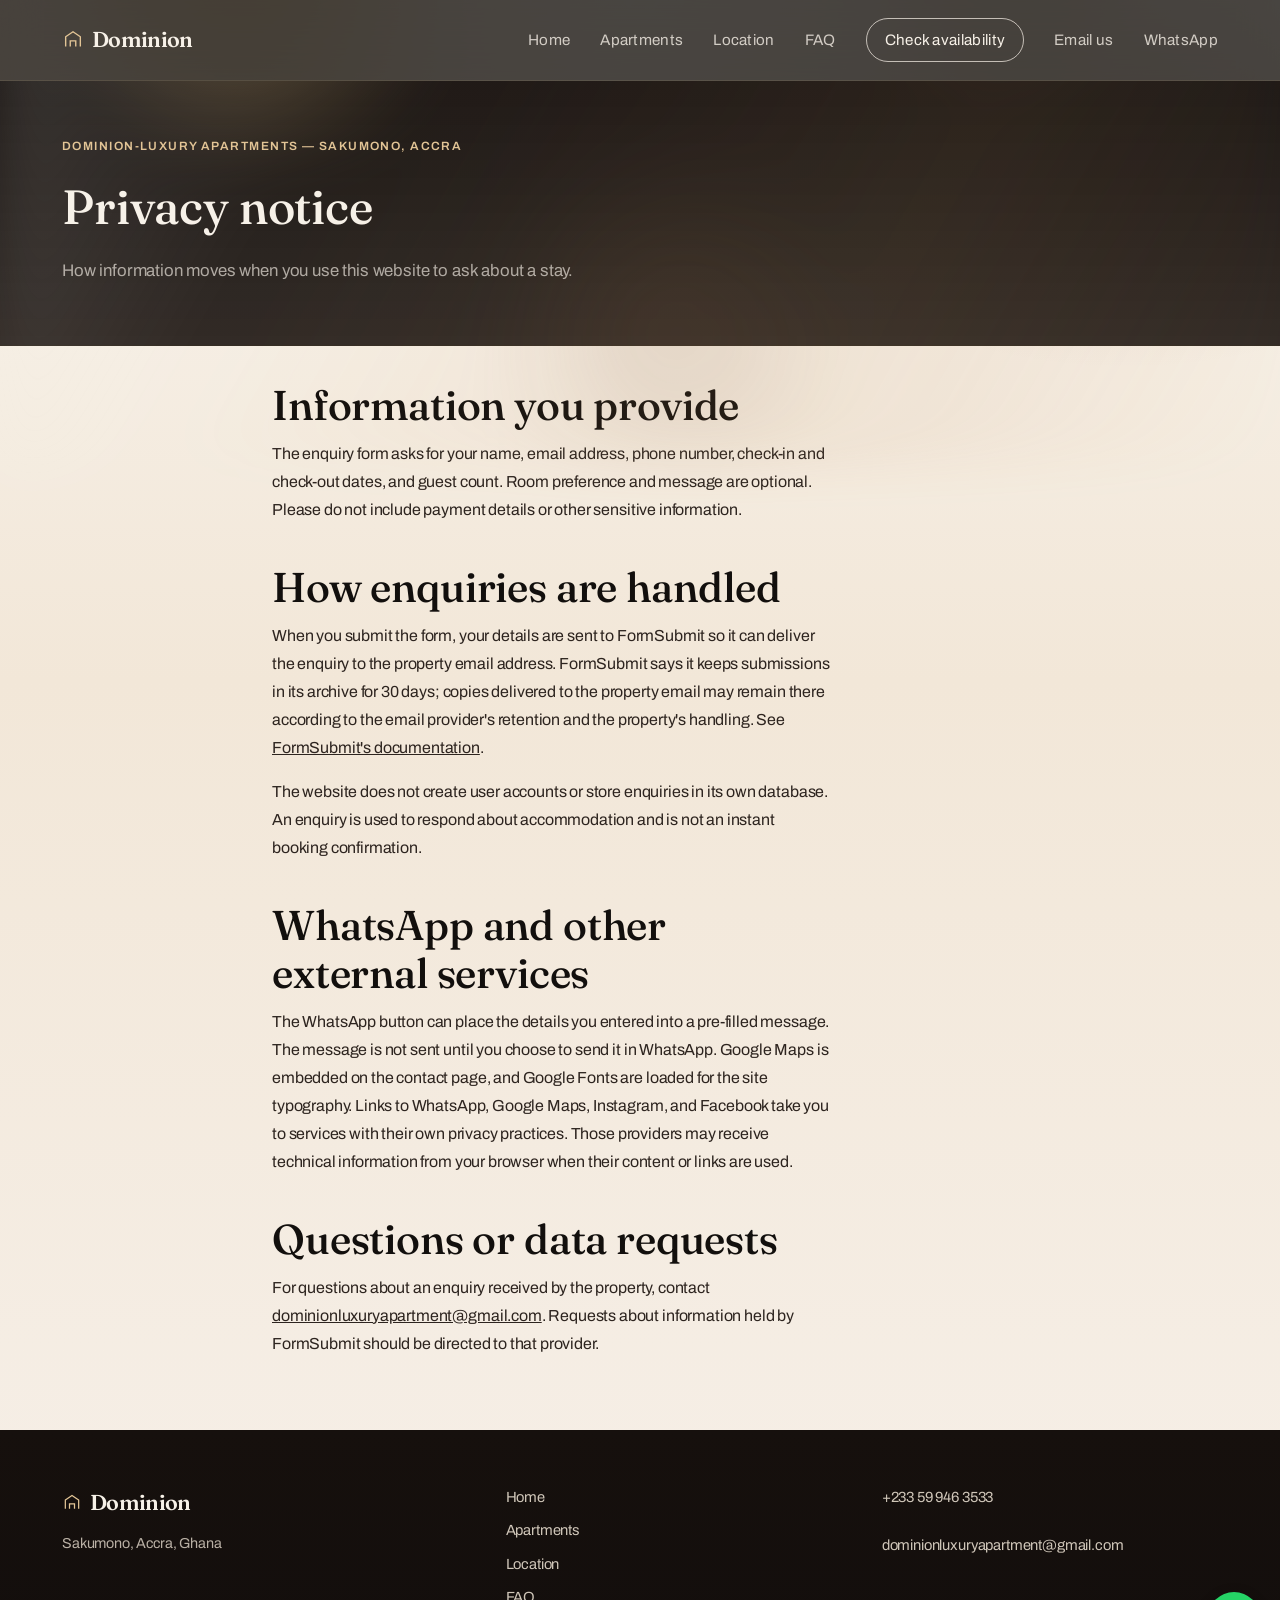
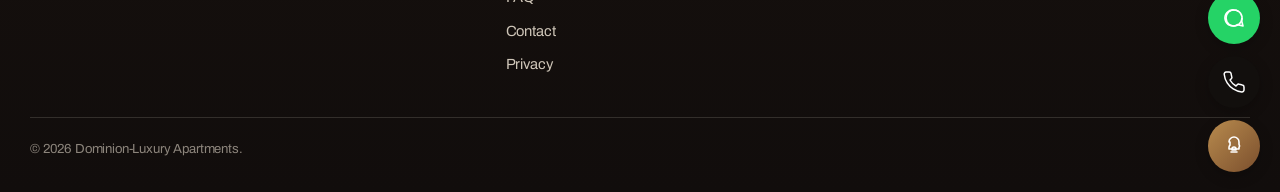
<file: privacy.html>
<!DOCTYPE html>
<html lang="en">
<head>
<meta charset="UTF-8">
<meta name="viewport" content="width=device-width, initial-scale=1.0">
<meta name="robots" content="index,follow">
<title>Privacy Notice — Dominion-Luxury Apartments</title>
<meta name="description" content="Learn how Dominion-Luxury Apartments handles information submitted through its enquiry form and third-party links.">
<link rel="canonical" href="https://dominionluxuryapartment.com/privacy.html">
<link rel="icon" href="data:image/svg+xml,%3Csvg xmlns='http://www.w3.org/2000/svg' viewBox='0 0 24 24'%3E%3Crect width='24' height='24' fill='%231C1712'/%3E%3Cpath d='M6 18V9l6-4 6 4v9' stroke='%23AD8A4E' stroke-width='1.6' fill='none'/%3E%3C/svg%3E">
<link rel="preconnect" href="https://fonts.googleapis.com">
<link rel="preconnect" href="https://fonts.gstatic.com" crossorigin>
<link href="https://fonts.googleapis.com/css2?family=Fraunces:ital,opsz,wght@0,9..144,400;0,9..144,500;0,9..144,600;1,9..144,500&family=Archivo:wght@400;500;600;700&display=swap" rel="stylesheet">
<link rel="stylesheet" href="styles.css">
</head>
<body data-page="privacy">

<a class="skip-link" href="#main">Skip to content</a>

<header class="site-header" id="siteHeader">
  <div class="wrap header-inner">
    <a class="wordmark" href="index.html">
      <span class="wordmark-mark" aria-hidden="true">
        <svg viewBox="0 0 24 24" width="22" height="22"><path d="M4 19V8.5L12 3l8 5.5V19" stroke="currentColor" stroke-width="1.5" fill="none" stroke-linejoin="round"/><path d="M9 19v-6h6v6" stroke="currentColor" stroke-width="1.5" fill="none"/></svg>
      </span>
      Dominion
    </a>
    <nav class="main-nav" id="mainNav" aria-label="Primary">
      <a href="index.html">Home</a>
      <a href="apartments.html">Apartments</a>
      <a href="location.html">Location</a>
      <a href="faq.html">FAQ</a>
      <a href="contact.html" class="nav-cta">Check availability</a>
      <a href="mailto:dominionluxuryapartment@gmail.com">Email us</a>
      <a href="https://wa.me/233599463533?text=Hello%20Dominion-Luxury%20Apartments%2C%20I%27d%20like%20to%20check%20availability%20for%20a%20stay." target="_blank" rel="noopener">WhatsApp</a>
    </nav>
    <button class="nav-toggle" id="navToggle" aria-expanded="false" aria-controls="mainNav" aria-label="Open menu">
      <span></span><span></span><span></span>
    </button>
  </div>
</header>

<main id="main">
  <section class="page-banner">
    <div class="wrap">
      <p class="hero-tag">Dominion-Luxury Apartments — Sakumono, Accra</p>
      <h1>Privacy notice</h1>
      <p class="section-lead">How information moves when you use this website to ask about a stay.</p>
    </div>
  </section>

  <section class="privacy-section">
    <div class="wrap privacy-content">
      <section>
        <h2>Information you provide</h2>
        <p>The enquiry form asks for your name, email address, phone number, check-in and check-out dates, and guest count. Room preference and message are optional. Please do not include payment details or other sensitive information.</p>
      </section>

      <section>
        <h2>How enquiries are handled</h2>
        <p>When you submit the form, your details are sent to FormSubmit so it can deliver the enquiry to the property email address. FormSubmit says it keeps submissions in its archive for 30 days; copies delivered to the property email may remain there according to the email provider's retention and the property's handling. See <a href="https://formsubmit.co/documentation" target="_blank" rel="noopener">FormSubmit's documentation</a>.</p>
        <p>The website does not create user accounts or store enquiries in its own database. An enquiry is used to respond about accommodation and is not an instant booking confirmation.</p>
      </section>

      <section>
        <h2>WhatsApp and other external services</h2>
        <p>The WhatsApp button can place the details you entered into a pre-filled message. The message is not sent until you choose to send it in WhatsApp. Google Maps is embedded on the contact page, and Google Fonts are loaded for the site typography. Links to WhatsApp, Google Maps, Instagram, and Facebook take you to services with their own privacy practices. Those providers may receive technical information from your browser when their content or links are used.</p>
      </section>

      <section>
        <h2>Questions or data requests</h2>
        <p>For questions about an enquiry received by the property, contact <a href="mailto:dominionluxuryapartment@gmail.com">dominionluxuryapartment@gmail.com</a>. Requests about information held by FormSubmit should be directed to that provider.</p>
      </section>
    </div>
  </section>
</main>

<footer class="site-footer">
  <div class="wrap footer-inner">
    <div class="footer-brand">
      <a class="wordmark" href="index.html">
        <span class="wordmark-mark" aria-hidden="true">
          <svg viewBox="0 0 24 24" width="20" height="20"><path d="M4 19V8.5L12 3l8 5.5V19" stroke="currentColor" stroke-width="1.5" fill="none" stroke-linejoin="round"/><path d="M9 19v-6h6v6" stroke="currentColor" stroke-width="1.5" fill="none"/></svg>
        </span>
        Dominion
      </a>
      <p>Sakumono, Accra, Ghana</p>
    </div>
    <nav class="footer-nav" aria-label="Footer">
      <a href="index.html">Home</a>
      <a href="apartments.html">Apartments</a>
      <a href="location.html">Location</a>
      <a href="faq.html">FAQ</a>
      <a href="contact.html">Contact</a>
      <a href="privacy.html" aria-current="page">Privacy</a>
    </nav>
    <div class="footer-contact">
      <p><a href="tel:+233599463533">+233 59 946 3533</a></p>
      <p><a href="mailto:dominionluxuryapartment@gmail.com">dominionluxuryapartment@gmail.com</a></p>
    </div>
  </div>
  <div class="wrap footer-bottom">
    <p>© 2026 Dominion-Luxury Apartments.</p>
  </div>
</footer>

<script src="script.js"></script>
</body>
</html>
</file>
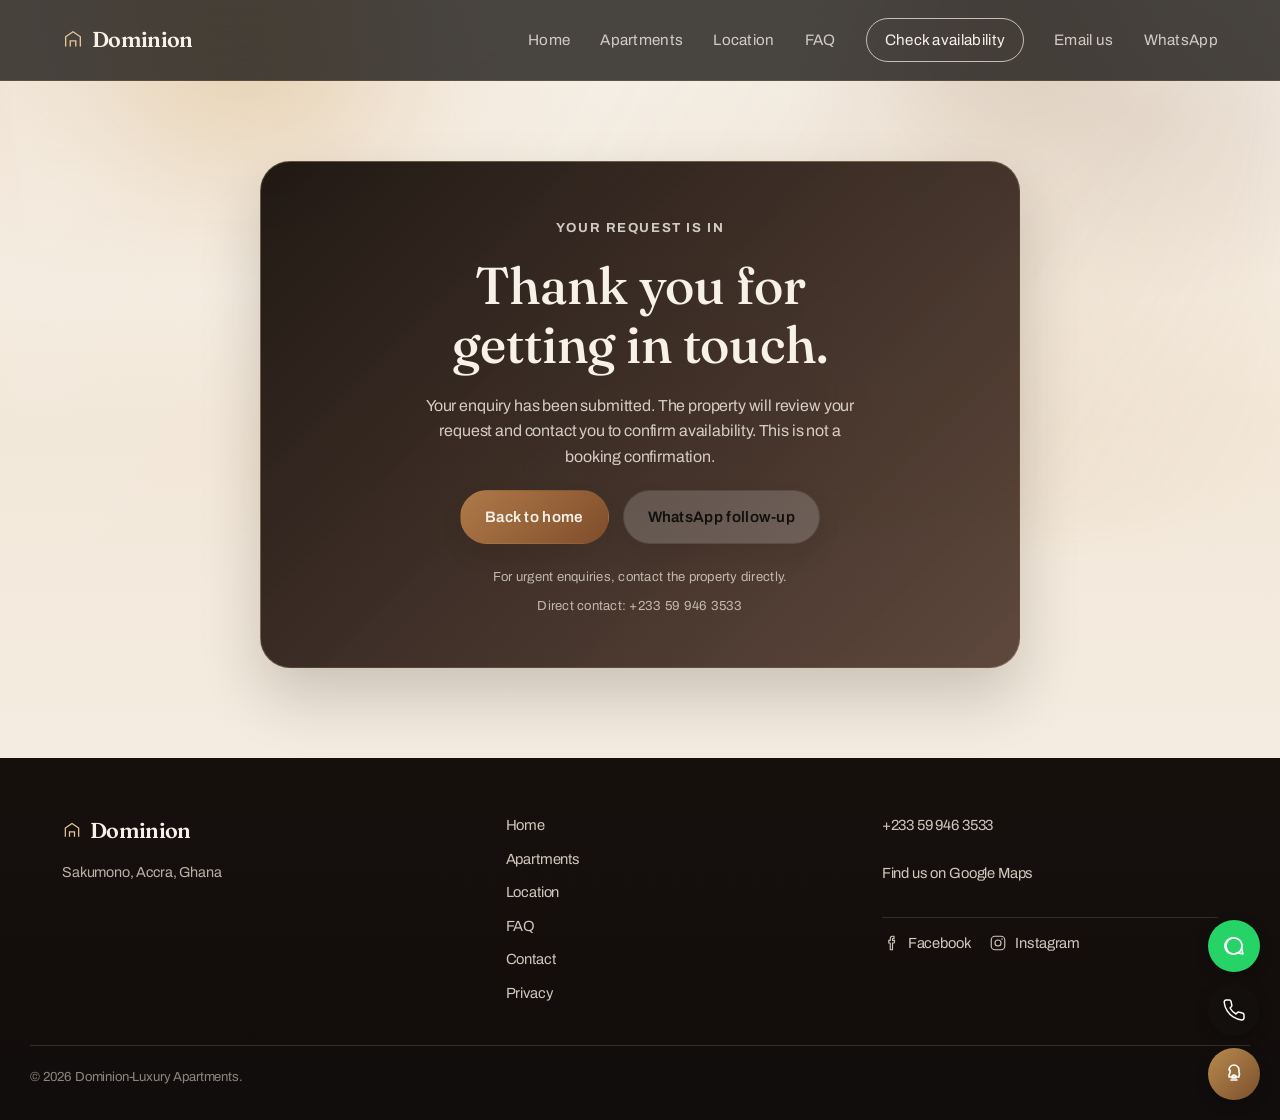
<file: thank-you.html>
<!DOCTYPE html>
<html lang="en">
<head>
<meta charset="UTF-8">
<meta name="viewport" content="width=device-width, initial-scale=1.0">
<meta name="robots" content="noindex,follow">
<title>Thank You — Dominion-Luxury Apartments</title>
<meta name="description" content="Thank you for contacting Dominion-Luxury Apartments. Your enquiry has been received and the property will get back to you shortly.">
<meta property="og:title" content="Thank You — Dominion-Luxury Apartments">
<meta property="og:description" content="Thank you for contacting Dominion-Luxury Apartments. Your enquiry has been received and the property will get back to you shortly.">
<meta property="og:type" content="website">
<meta property="og:url" content="https://dominionluxuryapartment.com/thank-you.html">
<meta property="og:image" content="https://dominionluxuryapartment.com/images/pool-photo-6.jpg">
<meta name="twitter:card" content="summary_large_image">
<meta name="twitter:title" content="Thank You — Dominion-Luxury Apartments">
<meta name="twitter:description" content="Thank you for contacting Dominion-Luxury Apartments. Your enquiry has been received and the property will get back to you shortly.">
<meta name="twitter:image" content="https://dominionluxuryapartment.com/images/pool-photo-6.jpg">
<link rel="icon" href="data:image/svg+xml,%3Csvg xmlns='http://www.w3.org/2000/svg' viewBox='0 0 24 24'%3E%3Crect width='24' height='24' fill='%231C1712'/%3E%3Cpath d='M6 18V9l6-4 6 4v9' stroke='%23AD8A4E' stroke-width='1.6' fill='none'/%3E%3C/svg%3E">
<link rel="preconnect" href="https://fonts.googleapis.com">
<link rel="preconnect" href="https://fonts.gstatic.com" crossorigin>
<link href="https://fonts.googleapis.com/css2?family=Fraunces:ital,opsz,wght@0,9..144,400;0,9..144,500;0,9..144,600;1,9..144,500&family=Archivo:wght@400;500;600;700&display=swap" rel="stylesheet">
<link rel="stylesheet" href="styles.css">
</head>
<body data-page="thank-you">

<a class="skip-link" href="#main">Skip to content</a>

<header class="site-header" id="siteHeader">
  <div class="wrap header-inner">
    <a class="wordmark" href="index.html">
      <span class="wordmark-mark" aria-hidden="true">
        <svg viewBox="0 0 24 24" width="22" height="22"><path d="M4 19V8.5L12 3l8 5.5V19" stroke="currentColor" stroke-width="1.5" fill="none" stroke-linejoin="round"/><path d="M9 19v-6h6v6" stroke="currentColor" stroke-width="1.5" fill="none"/></svg>
      </span>
      Dominion
    </a>
    <nav class="main-nav" id="mainNav" aria-label="Primary">
      <a href="index.html">Home</a>
      <a href="apartments.html">Apartments</a>
      <a href="location.html">Location</a>
      <a href="faq.html">FAQ</a>
      <a href="contact.html" class="nav-cta">Check availability</a>
      <a href="mailto:dominionluxuryapartment@gmail.com">Email us</a>
      <a href="https://wa.me/233599463533?text=Hello%20Dominion-Luxury%20Apartments%2C%20I%27d%20like%20to%20check%20availability%20for%20a%20stay." target="_blank" rel="noopener">WhatsApp</a>
    </nav>
    <button class="nav-toggle" id="navToggle" aria-expanded="false" aria-controls="mainNav" aria-label="Open menu">
      <span></span><span></span><span></span>
    </button>
  </div>
</header>

<main id="main">
  <section class="thank-you-section">
    <div class="wrap thank-you-wrap reveal">
      <div class="thank-you-card">
        <p class="eyebrow">Your request is in</p>
        <h1>Thank you for getting in touch.</h1>
        <p>Your enquiry has been submitted. The property will review your request and contact you to confirm availability. This is not a booking confirmation.</p>
        <div class="hero-actions thank-you-actions">
          <a class="btn btn-primary" href="index.html">Back to home</a>
          <a class="btn btn-ghost" href="https://wa.me/233599463533?text=Hello%20Dominion-Luxury%20Apartments%2C%20I%20would%20like%20to%20follow%20up%20on%20my%20enquiry." target="_blank" rel="noopener">WhatsApp follow-up</a>
        </div>
        <div class="thank-you-meta">
          <span>For urgent enquiries, contact the property directly.</span>
          <span>Direct contact: +233 59 946 3533</span>
        </div>
      </div>
    </div>
  </section>
</main>

<footer class="site-footer">
  <div class="wrap footer-inner">
    <div class="footer-brand">
      <a class="wordmark" href="index.html">
        <span class="wordmark-mark" aria-hidden="true">
          <svg viewBox="0 0 24 24" width="20" height="20"><path d="M4 19V8.5L12 3l8 5.5V19" stroke="currentColor" stroke-width="1.5" fill="none" stroke-linejoin="round"/><path d="M9 19v-6h6v6" stroke="currentColor" stroke-width="1.5" fill="none"/></svg>
        </span>
        Dominion
      </a>
      <p>Sakumono, Accra, Ghana</p>
    </div>
    <nav class="footer-nav" aria-label="Footer">
      <a href="index.html">Home</a>
      <a href="apartments.html">Apartments</a>
      <a href="location.html">Location</a>
      <a href="faq.html">FAQ</a>
      <a href="contact.html">Contact</a>
      <a href="privacy.html">Privacy</a>
    </nav>
    <div class="footer-contact">
      <p><a href="tel:+233599463533">+233 59 946 3533</a></p>
      <p><a href="https://www.google.com/maps/search/?api=1&amp;query=5.644609640587883%2C-0.043361395659025616" target="_blank" rel="noopener">Find us on Google Maps</a></p>
      <div class="footer-social">
        <a href="https://web.facebook.com/p/Dominion-Luxury-Apartments-61573926465909/?_rdc=1&_rdr" target="_blank" rel="noopener" aria-label="Dominion-Luxury Apartments on Facebook">
          <svg viewBox="0 0 24 24" aria-hidden="true"><path d="M14 8.5V6.8c0-.5.3-.8.8-.8H16V3h-2.1C11.9 3 11 4.4 11 6.3v2.2H9V12h2v9h3v-9h2.3l.5-3.5H14z" fill="none" stroke="currentColor" stroke-width="1.5" stroke-linejoin="round"/></svg>
          Facebook
        </a>
        <a href="https://www.instagram.com/dominion_luxury_apartments/" target="_blank" rel="noopener" aria-label="Dominion-Luxury Apartments on Instagram">
          <svg viewBox="0 0 24 24" aria-hidden="true"><rect x="3" y="3" width="18" height="18" rx="5" fill="none" stroke="currentColor" stroke-width="1.5"/><circle cx="12" cy="12" r="4" fill="none" stroke="currentColor" stroke-width="1.5"/><circle cx="17.3" cy="6.7" r="1.1" fill="currentColor"/></svg>
          Instagram
        </a>
      </div>
    </div>
  </div>
  <div class="wrap footer-bottom">
    <p>© 2026 Dominion-Luxury Apartments.</p>
  </div>
</footer>

<script src="script.js"></script>
</body>
</html>
</file>
<file: styles.css>
/* ==========================================================================
   Dominion-Luxury Apartments — stylesheet
   Palette: warm plaster/ink ground, laterite clay + brass accents
   Type: Fraunces (display) / Archivo (body, UI)
   ========================================================================== */

:root {
  --ink: #120f0d;
  --ink-soft: #2d241f;
  --plaster: #f7f1e8;
  --plaster-deep: #e9dcc4;
  --clay: #af7a48;
  --clay-deep: #7f4d2c;
  --brass: #b5905a;
  --brass-light: #e3c596;
  --stone: #f1e7d8;
  --stone-line: rgba(32, 24, 22, 0.12);
  --whatsapp: #25D366;
  --whatsapp-deep: #1DA851;
  --rose: #f0d5c1;
  --shadow-soft: rgba(15, 10, 9, 0.14);
  --panel: rgba(255,255,255,0.16);
  --panel-strong: rgba(255,255,255,0.22);

  --font-display: 'Fraunces', Georgia, serif;
  --font-body: 'Archivo', -apple-system, sans-serif;

  --max-width: 1220px;
  --radius-sm: 14px;
  --radius-md: 24px;
}

* { box-sizing: border-box; }

html {
  scroll-behavior: smooth;
  scroll-padding-top: 84px;
}

body {
  --pointer-x: 50%;
  --pointer-y: 30%;
  --scene-tilt-x: 0deg;
  --scene-tilt-y: 0deg;
  margin: 0;
  perspective: 1600px;
  background:
    radial-gradient(1200px 700px at 10% 0%, rgba(201, 158, 104, 0.28), transparent 42%),
    radial-gradient(900px 500px at 88% 10%, rgba(118, 77, 56, 0.12), transparent 38%),
    radial-gradient(900px 420px at 50% 100%, rgba(123, 91, 68, 0.12), transparent 42%),
    linear-gradient(180deg, #f9f4ee 0%, #f2e7d8 38%, #f7f1eb 100%);
  color: var(--ink-soft);
  font-family: var(--font-body);
  font-size: 1rem;
  line-height: 1.6;
  -webkit-font-smoothing: antialiased;
  letter-spacing: -0.01em;
  overflow-x: hidden;
}

body::before {
  content: "";
  position: fixed;
  inset: -10% 0 auto;
  height: 72vh;
  pointer-events: none;
  background:
    radial-gradient(circle at 20% 25%, rgba(216, 182, 124, 0.38), transparent 18%),
    radial-gradient(circle at 78% 15%, rgba(150, 106, 71, 0.18), transparent 16%),
    radial-gradient(circle at 52% 78%, rgba(128, 88, 59, 0.14), transparent 22%),
    linear-gradient(120deg, rgba(255,255,255,0.18), rgba(255,255,255,0) 30%, rgba(180,139,86,0.10) 70%, rgba(255,255,255,0));
  filter: blur(26px);
  opacity: 0.95;
  z-index: 0;
  animation: floatBg 18s ease-in-out infinite alternate;
}

body::after {
  content: "";
  position: fixed;
  inset: 0;
  pointer-events: none;
  background-image:
    linear-gradient(rgba(255,255,255,0.04) 1px, transparent 1px),
    linear-gradient(90deg, rgba(255,255,255,0.04) 1px, transparent 1px);
  background-size: 26px 26px;
  mask-image: radial-gradient(circle at center, black 36%, transparent 90%);
  opacity: 0.12;
  z-index: 0;
}

body .hero,
body .intro,
body .signature-retreat,
body .immersive-gallery,
body .luxury-strip,
body .experience,
body .testimonial-band,
body .faq-section,
body .location-preview {
  position: relative;
  z-index: 1;
}

@keyframes floatBg {
  0% { transform: translate3d(0, 0, 0); }
  100% { transform: translate3d(0, -10px, 0); }
}

@keyframes drift {
  0% { transform: translate3d(0, 0, 0) scale(1); }
  50% { transform: translate3d(18px, -12px, 0) scale(1.05); }
  100% { transform: translate3d(-10px, 12px, 0) scale(1.02); }
}

@keyframes shimmer {
  0% { background-position: 0% 50%; }
  100% { background-position: 100% 50%; }
}

img, svg { max-width: 100%; display: block; }

.wrap {
  max-width: var(--max-width);
  margin: 0 auto;
  padding: 0 32px;
}

h1, h2, h3 {
  font-family: var(--font-display);
  color: var(--ink);
  margin: 0 0 0.5em;
  line-height: 1.15;
  font-weight: 500;
}

h2 { font-size: clamp(1.9rem, 1.4rem + 2vw, 2.6rem); max-width: 20ch; }
h3 { font-size: 1.25rem; font-weight: 600; }

p { margin: 0 0 1em; max-width: 62ch; }

a { color: inherit; }

.text-link {
  color: var(--clay-deep);
  text-decoration: underline;
  text-underline-offset: 2px;
}

.maps-link {
  color: var(--clay-deep);
  text-decoration: underline;
  text-underline-offset: 2px;
  font-size: 0.95rem;
}

.skip-link {
  position: absolute;
  left: -9999px;
  top: 0;
  background: var(--ink);
  color: var(--plaster);
  padding: 10px 18px;
  z-index: 100;
}
.skip-link:focus { left: 16px; top: 16px; }

:focus-visible {
  outline: 2px solid var(--clay);
  outline-offset: 3px;
}

.section-lead {
  color: var(--ink-soft);
  opacity: 0.82;
  max-width: 56ch;
  font-size: 1.05rem;
}

/* ---------- Buttons ---------- */
.btn {
  display: inline-flex;
  align-items: center;
  gap: 8px;
  padding: 14px 24px;
  border-radius: 999px;
  font-family: var(--font-body);
  font-weight: 600;
  font-size: 0.95rem;
  text-decoration: none;
  border: 1.5px solid transparent;
  cursor: pointer;
  transition: transform 0.22s ease, box-shadow 0.22s ease, background-color 0.18s ease, color 0.18s ease, border-color 0.18s ease;
  box-shadow: 0 12px 24px rgba(26, 18, 13, 0.08);
  position: relative;
  overflow: hidden;
  letter-spacing: 0.02em;
}

.btn::before {
  content: "";
  position: absolute;
  inset: 0;
  background: linear-gradient(120deg, transparent 0%, rgba(255,255,255,0.35) 40%, transparent 100%);
  transform: translateX(-120%);
  transition: transform 0.55s ease;
}

.btn:hover::before {
  transform: translateX(120%);
}

.btn:hover {
  transform: translateY(-2px);
  box-shadow: 0 18px 28px rgba(26, 18, 13, 0.1);
}

.btn-primary {
  background: linear-gradient(135deg, var(--clay) 0%, var(--clay-deep) 100%);
  color: var(--plaster);
}

.btn-primary:hover {
  background: linear-gradient(135deg, #c58d5f 0%, var(--clay-deep) 100%);
}

.btn-ghost {
  background: rgba(255,255,255,0.18);
  border-color: rgba(17,12,10,0.2);
  color: var(--ink);
}

.btn-ghost:hover {
  background: var(--ink);
  color: var(--plaster);
}

.btn-ghost-dark {
  background: rgba(255,255,255,0.04);
  border-color: rgba(240,233,220,0.38);
  color: var(--plaster);
}

.btn-ghost-dark:hover {
  background: var(--plaster);
  color: var(--ink);
}

.btn-whatsapp {
  background: linear-gradient(135deg, var(--whatsapp) 0%, var(--whatsapp-deep) 100%);
  color: #fff;
  margin-top: 18px;
}

.btn-whatsapp:hover {
  box-shadow: 0 16px 28px rgba(37, 211, 102, 0.26);
}

.whatsapp-hint {
  font-size: 0.85rem;
  opacity: 0.65;
  margin-top: 8px;
}

/* ---------- Header ---------- */
.site-header {
  position: sticky;
  top: 0;
  z-index: 50;
  background: rgba(18, 15, 12, 0.76);
  backdrop-filter: blur(18px);
  transition: box-shadow 0.25s ease, background 0.25s ease;
  border-bottom: 1px solid rgba(218, 188, 138, 0.12);
}
.site-header.is-scrolled { box-shadow: 0 12px 30px rgba(15,10,9,0.12); background: rgba(18, 15, 12, 0.93); }
.header-inner {
  display: flex;
  align-items: center;
  justify-content: space-between;
  padding-top: 18px;
  padding-bottom: 18px;
}
.wordmark {
  display: inline-flex;
  align-items: center;
  gap: 8px;
  font-family: var(--font-display);
  font-size: 1.35rem;
  font-weight: 600;
  text-decoration: none;
  color: var(--plaster);
  letter-spacing: -0.03em;
}
.wordmark-mark { color: var(--brass-light); display: inline-flex; }

.main-nav { display: flex; align-items: center; gap: 30px; font-size: 0.95rem; }
.main-nav a {
  text-decoration: none;
  color: rgba(245,239,230,0.8);
  padding: 6px 0;
  border-bottom: 1.5px solid transparent;
  transition: border-color 0.15s ease, color 0.15s ease, transform 0.2s ease;
  letter-spacing: 0.02em;
}
.main-nav a:hover, .main-nav a.is-active:not(.nav-cta) { border-color: var(--brass-light); color: var(--plaster); }
.main-nav a.nav-cta {
  border: 1.5px solid rgba(245,239,230,0.72);
  border-radius: 999px;
  padding: 9px 18px;
  color: var(--plaster);
}
.main-nav a.nav-cta:hover, .main-nav a.nav-cta.is-active { background: var(--plaster); color: var(--ink); }

.nav-toggle {
  display: none;
  flex-direction: column;
  justify-content: center;
  gap: 5px;
  width: 38px;
  height: 38px;
  background: none;
  border: none;
  cursor: pointer;
  padding: 0;
}
.nav-toggle span { display: block; height: 1.5px; background: var(--ink); width: 100%; transition: transform 0.2s ease, opacity 0.2s ease; }
.nav-toggle[aria-expanded="true"] span:nth-child(1) { transform: translateY(6.5px) rotate(45deg); }
.nav-toggle[aria-expanded="true"] span:nth-child(2) { opacity: 0; }
.nav-toggle[aria-expanded="true"] span:nth-child(3) { transform: translateY(-6.5px) rotate(-45deg); }

/* ---------- Hero (home) ---------- */
.hero {
  position: relative;
  padding: 0 0 30px;
  overflow: hidden;
}
.hero::before {
  content: "";
  position: absolute;
  inset: 0;
  background:
    linear-gradient(135deg, rgba(18, 14, 12, 0.58), rgba(48, 35, 28, 0.34) 46%, rgba(18, 14, 12, 0.64)),
    url('images/pool-photo-15.jpg') center/cover no-repeat;
  border-radius: 0 0 44px 44px;
  z-index: 0;
  background-size: cover;
  transform: scale(1.01);
  box-shadow: inset 0 -60px 90px rgba(7, 5, 4, 0.14);
}
.hero::after {
  content: "";
  position: absolute;
  inset: auto 4% 18% auto;
  width: min(420px, 90vw);
  height: 420px;
  background: radial-gradient(circle, rgba(226, 195, 147, 0.34), rgba(226, 195, 147, 0.12) 35%, transparent 68%);
  filter: blur(18px);
  pointer-events: none;
  animation: drift 14s ease-in-out infinite alternate;
}
.hero-inner {
  position: relative;
  z-index: 1;
  display: grid;
  grid-template-columns: 1.12fr 0.88fr;
  gap: 52px;
  align-items: center;
  padding-top: 90px;
  padding-bottom: 100px;
  background: radial-gradient(circle at 18% 30%, rgba(196, 151, 97, 0.18), transparent 28%);
}

.hero-copy {
  color: var(--plaster);
  padding-left: 10px;
  position: relative;
  z-index: 2;
  max-width: 620px;
}

.hero-copy::after {
  content: "";
  position: absolute;
  inset: -12% auto auto -10%;
  width: 120%;
  height: 140%;
  background: linear-gradient(90deg, rgba(255,255,255,0.04), rgba(255,255,255,0));
  filter: blur(18px);
  pointer-events: none;
  z-index: -1;
}

.hero-title::after {
  content: "";
  position: absolute;
  inset: auto 16% -12% 14%;
  height: 24%;
  background: linear-gradient(90deg, rgba(226,195,147,0), rgba(226,195,147,0.22), rgba(226,195,147,0));
  filter: blur(18px);
  pointer-events: none;
}

.hero .hero-actions .btn {
  box-shadow: 0 16px 26px rgba(22, 15, 11, 0.12);
}
.hero-tag {
  font-size: 0.75rem;
  color: var(--brass-light);
  margin-bottom: 22px;
  opacity: 0;
  animation: rise 0.6s ease 0.05s forwards;
  letter-spacing: 0.12em;
  text-transform: uppercase;
  font-weight: 600;
}
.hero-title {
  color: var(--plaster);
  font-size: clamp(3.1rem, 2.1rem + 2.8vw, 5.7rem);
  max-width: 9.5ch;
  opacity: 0;
  animation: rise 0.7s ease 0.18s forwards;
  line-height: 0.9;
  letter-spacing: -0.055em;
  text-shadow: 0 10px 34px rgba(0, 0, 0, 0.22);
  position: relative;
}

.hero-title::before {
  content: "";
  position: absolute;
  inset: auto 18% -10% 18%;
  height: 22%;
  background: linear-gradient(90deg, rgba(227, 197, 150, 0), rgba(227, 197, 150, 0.18), rgba(227, 197, 150, 0));
  filter: blur(16px);
  pointer-events: none;
}

.hero-sub {
  color: rgba(245,239,230,0.82);
  font-size: 1.06rem;
  max-width: 48ch;
  opacity: 0;
  animation: rise 0.7s ease 0.32s forwards;
  line-height: 1.75;
  letter-spacing: 0.01em;
}
.hero-title::after {
  content: "";
  position: absolute;
  inset: auto 16% -10% 14%;
  height: 24%;
  background: linear-gradient(90deg, rgba(226,195,147,0), rgba(226,195,147,0.22), rgba(226,195,147,0));
  filter: blur(18px);
  pointer-events: none;
}
.hero-actions {
  display: flex;
  gap: 14px;
  flex-wrap: wrap;
  margin-top: 18px;
}

.hero-actions .btn {
  min-height: 48px;
  padding-inline: 24px;
}
.hero .hero-actions {
  opacity: 0;
  animation: rise 0.7s ease 0.46s forwards;
}
@keyframes rise { from { opacity: 0; transform: translateY(14px); } to { opacity: 1; transform: translateY(0); } }
@media (prefers-reduced-motion: reduce) {
  .hero-tag, .hero-title, .hero-sub, .hero .hero-actions { animation: none; opacity: 1; }
  *, *::before, *::after {
    animation-duration: 0.01ms !important;
    animation-iteration-count: 1 !important;
    scroll-behavior: auto !important;
    transition-duration: 0.01ms !important;
  }
  .hero-art,
  .feature-card,
  .mini-card,
  .hero-photo,
  .gallery-tile,
  .stat-pill,
  .summary-card,
  .rate-card {
    transition: none;
    transform: none !important;
  }
  .gallery-slider-shell { overflow: visible; }
  .gallery-grid {
    animation: none !important;
    display: flex;
    flex-wrap: wrap;
    transform: none !important;
    width: 100%;
    min-width: 0;
  }
  .gallery-grid::after,
  .gallery-slider-controls { display: none; }
}
.hero-art {
  display: flex;
  justify-content: center;
  position: relative;
  min-height: 430px;
  transform: perspective(1200px) rotateX(var(--scene-tilt-x, 0deg)) rotateY(var(--scene-tilt-y, 0deg)) translate3d(0, var(--parallaxY, 0px), 0);
  transition: transform 0.38s cubic-bezier(0.22, 1, 0.36, 1);
  transform-style: preserve-3d;
}
.hero-art::before {
  content: "";
  position: absolute;
  width: 82%;
  height: 82%;
  right: 0;
  top: 10%;
  background: radial-gradient(circle at center, rgba(226,195,147,0.3), rgba(26,18,13,0) 68%);
  filter: blur(14px);
  animation: drift 16s ease-in-out infinite alternate;
}
.hero-art::after {
  content: "";
  position: absolute;
  inset: 12% 12% 8% 6%;
  border-radius: 32px;
  border: 1px solid rgba(255,255,255,0.08);
  background: linear-gradient(135deg, rgba(255,255,255,0.05), rgba(255,255,255,0.01));
  z-index: 0;
}
.hero-video-wrap {
  position: absolute;
  inset: 6% 4% 8% 8%;
  border-radius: 28px;
  overflow: hidden;
  border: 1px solid rgba(226,195,147,0.18);
  box-shadow: 0 28px 52px rgba(12,8,7,0.24);
  opacity: 1;
  transform: scale(1) translate3d(0, var(--parallaxY, 0px), 0);
  transition: transform 0.35s ease;
}
.hero-video {
  width: 100%;
  height: 100%;
  object-fit: cover;
  filter: saturate(1.06) contrast(1.02) brightness(1.05);
}
.hero-photo-stack {
  position: relative;
  width: min(100%, 470px);
  height: 480px;
  z-index: 1;
  transform: translate3d(0, var(--parallaxY, 0px), 0);
  transition: transform 0.35s ease;
}
.hero-photo {
  position: absolute;
  overflow: hidden;
  border-radius: 26px;
  border: 1px solid rgba(226,195,147,0.2);
  box-shadow: 0 28px 52px rgba(12, 8, 7, 0.22);
  background: #ddd;
  transform: perspective(1200px) rotateX(var(--rotate-x, 0deg)) rotateY(var(--rotate-y, 0deg)) translate3d(0, var(--parallaxY, 0px), 0) scale(1.01);
  transition: transform 0.3s ease, box-shadow 0.3s ease;
  will-change: transform;
  transform-style: preserve-3d;
}
.hero-photo img {
  width: 100%;
  height: 100%;
  object-fit: cover;
  object-position: center;
  display: block;
  transform: scale(1);
  animation: floatImage 9s ease-in-out infinite alternate;
}
@keyframes floatImage {
  0% { transform: scale(1) translateY(0); }
  100% { transform: scale(1.02) translateY(-6px); }
}
.hero-photo--main {
  width: 72%;
  height: 100%;
  right: 0;
  top: 0;
}
.hero-photo--small {
  width: 46%;
  height: 40%;
  left: 0;
}
.hero-photo--top {
  top: 12%;
}
.hero-photo--bottom {
  bottom: 8%;
}
.hero-panel {
  position: absolute;
  z-index: 2;
  display: flex;
  flex-direction: column;
  gap: 4px;
  padding: 16px 18px;
  border: 1px solid rgba(226,195,147,0.22);
  background: rgba(18, 15, 13, 0.72);
  backdrop-filter: blur(12px);
  color: var(--plaster);
  border-radius: 18px;
  box-shadow: 0 20px 40px rgba(0, 0, 0, 0.22);
  border: 1px solid rgba(255,255,255,0.08);
}
.hero-panel--big {
  background: linear-gradient(135deg, rgba(28,21,18,0.8), rgba(78,55,40,0.44));
}
.hero-panel--small {
  background: linear-gradient(135deg, rgba(89,64,44,0.8), rgba(25,19,17,0.7));
}
.hero-panel strong {
  font-family: var(--font-display);
  font-weight: 500;
  letter-spacing: -0.04em;
  font-size: clamp(1.3rem, 1rem + 0.8vw, 2rem);
  line-height: 1.1;
}
.hero-panel small,
.hero-panel .panel-label {
  font-size: 0.68rem;
  letter-spacing: 0.14em;
  text-transform: uppercase;
  opacity: 0.78;
}
.hero-panel--big {
  left: 2%;
  top: 16%;
}
.hero-panel--small {
  right: 6%;
  bottom: 8%;
}

.building-svg {
  display: none;
}

.eyebrow {
  display: inline-block;
  margin: 0 0 12px;
  color: var(--clay-deep);
  font-size: 0.82rem;
  font-weight: 700;
  letter-spacing: 0.12em;
  text-transform: uppercase;
}

.section-heading {
  margin-bottom: 28px;
}

.stay-amenities {
  padding: 72px 0 24px;
}

.amenities-wrap {
  display: grid;
  grid-template-columns: 1.08fr 0.92fr;
  gap: 30px;
  padding: 36px 32px;
  border-radius: 30px;
  background: linear-gradient(135deg, rgba(255,255,255,0.26), rgba(233,220,196,0.42));
  border: 1px solid rgba(72, 48, 35, 0.08);
  box-shadow: 0 24px 48px rgba(25, 18, 13, 0.08);
}

.amenities-copy {
  padding: 10px 8px 10px 8px;
}

.amenities-copy h2 {
  font-size: clamp(2.1rem, 1.7rem + 1.4vw, 3rem);
  max-width: 12ch;
}

.amenities-copy p {
  color: var(--ink-soft);
}

.amenities-list {
  list-style: none;
  padding: 0;
  margin: 22px 0 28px;
  display: grid;
  grid-template-columns: repeat(2, minmax(0, 1fr));
  gap: 12px 18px;
}

.amenities-list li {
  position: relative;
  padding-left: 28px;
  color: var(--ink-soft);
  font-weight: 500;
}

.amenities-list li::before {
  content: "✓";
  position: absolute;
  left: 0;
  top: 0;
  width: 20px;
  height: 20px;
  display: inline-flex;
  align-items: center;
  justify-content: center;
  border-radius: 999px;
  background: rgba(175, 122, 72, 0.14);
  color: var(--clay-deep);
  font-size: 0.8rem;
  font-weight: 700;
}

.amenities-panel {
  display: grid;
  grid-template-columns: repeat(2, minmax(0, 1fr));
  gap: 18px;
}

.amenity-card {
  display: flex;
  flex-direction: column;
  gap: 10px;
  min-height: 190px;
  padding: 20px 18px 18px;
  border-radius: 22px;
  border: 1px solid rgba(18, 15, 13, 0.08);
  box-shadow: 0 16px 30px rgba(17, 12, 9, 0.06);
}

.amenity-card--warm {
  background: linear-gradient(160deg, rgba(245,234,219,0.9), rgba(230,215,191,0.8));
}

.amenity-card--dark {
  background: linear-gradient(160deg, rgba(34,26,22,0.96), rgba(69,52,45,0.96));
  color: var(--plaster);
}

.amenity-card--dark p,
.amenity-card--dark h3 {
  color: var(--plaster);
}

.amenity-card--light {
  background: rgba(255,255,255,0.72);
}

.amenity-card--accent {
  background: linear-gradient(160deg, rgba(188,145,104,0.22), rgba(236,214,188,0.8));
}

.amenity-number {
  font-size: 0.72rem;
  letter-spacing: 0.12em;
  text-transform: uppercase;
  color: var(--clay-deep);
  font-weight: 700;
}

.amenity-card--dark .amenity-number {
  color: var(--brass-light);
}

.amenity-card h3 {
  margin: 0;
  font-size: 1.5rem;
}

.amenity-card p {
  margin: 0;
  max-width: none;
  color: var(--ink-soft);
}

.reveal {
  opacity: 0;
  transform: translateY(40px);
  transition: opacity 0.72s cubic-bezier(0.22, 1, 0.36, 1), transform 0.72s cubic-bezier(0.22, 1, 0.36, 1);
}

.reveal.is-visible {
  opacity: 1;
  transform: translateY(0);
}

.reveal-delay-1 { transition-delay: 0.08s; }
.reveal-delay-2 { transition-delay: 0.16s; }
.reveal-delay-3 { transition-delay: 0.24s; }

.customer-gallery {
  padding: 10px 0 8px;
}

.customer-grid {
  display: grid;
  grid-template-columns: 1.2fr 0.8fr 0.8fr;
  gap: 18px;
  margin-top: 12px;
}

.customer-card {
  position: relative;
  overflow: hidden;
  border-radius: 24px;
  min-height: 280px;
  background: #efe5d7;
  border: 1px solid rgba(26, 18, 13, 0.08);
  box-shadow: 0 18px 36px rgba(26, 18, 13, 0.06);
}

.customer-card--wide {
  grid-column: span 2;
  min-height: 360px;
}

.customer-card--tall {
  min-height: 360px;
}

.customer-card img {
  width: 100%;
  height: 100%;
  object-fit: cover;
  display: block;
  filter: saturate(1.06) contrast(1.02) brightness(1.06);
  transition: transform 0.35s ease;
}

.customer-card:hover img {
  transform: scale(1.04);
}

.customer-card::before {
  content: "";
  position: absolute;
  inset: 0;
  background: linear-gradient(180deg, rgba(18, 15, 13, 0.02) 0%, rgba(18, 15, 13, 0.3) 55%, rgba(18, 15, 13, 0.56) 100%);
  z-index: 1;
}

.customer-card__copy {
  position: absolute;
  left: 18px;
  right: 18px;
  bottom: 18px;
  z-index: 2;
  color: var(--plaster);
}

.customer-card__copy span {
  display: inline-block;
  margin-bottom: 8px;
  font-size: 0.72rem;
  text-transform: uppercase;
  letter-spacing: 0.12em;
  color: rgba(245, 239, 230, 0.8);
}

.customer-card__copy h3 {
  margin: 0;
  font-size: clamp(1.3rem, 1rem + 0.85vw, 2rem);
  line-height: 1.1;
  color: var(--plaster);
}

.cinematic-story {
  padding: 18px 0 6px;
}

.story-layout {
  display: grid;
  grid-template-columns: 1.05fr 0.95fr;
  gap: 28px;
  align-items: center;
}

.story-visual {
  display: grid;
  grid-template-columns: 1.15fr 0.85fr;
  gap: 18px;
  min-height: 440px;
}

.story-visual__main,
.story-visual__stack img {
  position: relative;
  overflow: hidden;
  border-radius: 28px;
  border: 1px solid rgba(33, 24, 20, 0.08);
  box-shadow: 0 28px 60px rgba(12, 9, 8, 0.12);
}

.story-visual__main {
  min-height: 440px;
}

.story-visual__main img,
.story-visual__stack img {
  width: 100%;
  height: 100%;
  object-fit: cover;
  display: block;
  filter: saturate(1.06) contrast(1.02) brightness(1.05);
}

.story-visual__stack {
  display: grid;
  gap: 18px;
}

.story-visual__stack img {
  min-height: 211px;
}

.story-copy {
  padding: 8px 0;
}

.story-copy h2 {
  max-width: 12ch;
  font-size: clamp(2.3rem, 1.7rem + 1.5vw, 3.4rem);
}

.story-copy p {
  color: var(--ink-soft);
  font-size: 1.04rem;
}

.story-metrics {
  display: grid;
  grid-template-columns: repeat(3, minmax(0, 1fr));
  gap: 14px;
  margin-top: 24px;
}

.story-metrics div {
  padding: 18px 16px;
  border-radius: 18px;
  background: linear-gradient(180deg, rgba(255,255,255,0.52), rgba(247,241,232,0.8));
  border: 1px solid rgba(33, 24, 20, 0.08);
  box-shadow: 0 12px 25px rgba(33, 24, 20, 0.04);
}

.story-metrics strong {
  display: block;
  font-family: var(--font-display);
  font-size: 1.45rem;
  color: var(--ink);
  line-height: 1.1;
  margin-bottom: 4px;
}

.story-metrics span {
  font-size: 0.72rem;
  text-transform: uppercase;
  letter-spacing: 0.12em;
  color: var(--clay-deep);
}

.signature-retreat {
  padding: 0;
  margin-top: -6px;
}

.signature-layout {
  display: grid;
  grid-template-columns: 1.08fr 0.92fr;
  gap: 18px;
  background: linear-gradient(135deg, rgba(18, 15, 13, 0.98), rgba(67, 48, 39, 0.96));
  border-radius: 30px;
  padding: 22px 20px;
  border: 1px solid rgba(226, 195, 147, 0.18);
  box-shadow: 0 32px 65px rgba(26, 18, 13, 0.12);
  color: var(--plaster);
  position: relative;
  overflow: hidden;
  transform: translate3d(0, var(--parallaxY, 0px), 0);
  transition: transform 0.35s ease;
  backdrop-filter: blur(10px);
}
.signature-layout::after {
  content: "";
  position: absolute;
  inset: -15% -10% auto auto;
  width: 290px;
  height: 290px;
  background: radial-gradient(circle, rgba(186, 144, 92, 0.24), transparent 62%);
  filter: blur(28px);
  pointer-events: none;
}

.signature-layout::before {
  content: "";
  position: absolute;
  inset: -35% auto auto -20%;
  width: 340px;
  height: 340px;
  background: radial-gradient(circle, rgba(232, 180, 105, 0.24), transparent 62%);
  filter: blur(30px);
  pointer-events: none;
}

.signature-copy h2 {
  color: var(--plaster);
  max-width: 12.5ch;
  font-size: clamp(2.2rem, 1.8rem + 1.3vw, 3.1rem);
}

.signature-copy p {
  color: rgba(245, 239, 230, 0.8);
  font-size: 1.04rem;
}

.signature-cards {
  display: grid;
  grid-template-columns: repeat(2, minmax(0, 1fr));
  gap: 16px;
  align-items: stretch;
}

.mini-card {
  position: relative;
  min-height: 150px;
  border-radius: 22px;
  padding: 18px 18px 14px;
  background-size: cover;
  background-position: center;
  background-repeat: no-repeat;
  border: 1px solid rgba(255,255,255,0.1);
  display: flex;
  flex-direction: column;
  justify-content: flex-end;
  box-shadow: inset 0 1px 0 rgba(255,255,255,0.08);
  overflow: hidden;
  transform: perspective(1200px) rotateX(var(--rotate-x, 0deg)) rotateY(var(--rotate-y, 0deg)) translate3d(0, var(--parallaxY, 0px), 0);
  transition: transform 0.3s ease, box-shadow 0.3s ease;
  transform-style: preserve-3d;
}

.mini-card::before {
  content: "";
  position: absolute;
  inset: 0;
  background: linear-gradient(180deg, rgba(18, 14, 10, 0.04) 0%, rgba(18, 14, 10, 0.34) 55%, rgba(18, 14, 10, 0.56) 100%);
}

.mini-card > * {
  position: relative;
  z-index: 1;
}

.mini-card.tall {
  grid-row: span 2;
  min-height: 318px;
}

.mini-card.mood-suite {
  background-image: url('images/dominion-listing-photo.jpg');
}

.mini-card.mood-coastal {
  background-image: url('images/pool-photo-2.jpg');
}

.mini-card.mood-private {
  background-image: url('images/pool-photo-3.jpg');
}

.mini-card.accent {
  background-color: rgba(176, 91, 60, 0.18);
}

.mini-card span {
  font-size: 0.72rem;
  text-transform: uppercase;
  letter-spacing: 0.12em;
  color: rgba(245, 239, 230, 0.7);
}

.mini-card strong {
  display: block;
  margin-top: 10px;
  font-family: var(--font-display);
  font-size: clamp(1.4rem, 1.1rem + 0.8vw, 2.1rem);
  font-weight: 500;
  color: var(--plaster);
  line-height: 1.1;
}

.immersive-gallery {
  padding: 2px 0 10px;
}

.photo-wall {
  display: grid;
  grid-template-columns: 1.2fr 1fr 1fr;
  gap: 12px;
}

.photo-wall__item {
  position: relative;
  min-height: 190px;
  overflow: hidden;
  border-radius: 22px;
  border: 1px solid rgba(26, 18, 13, 0.08);
  box-shadow: 0 18px 34px rgba(28, 23, 18, 0.05);
  background: linear-gradient(135deg, rgba(255,255,255,0.4), rgba(255,255,255,0.1));
}

.photo-wall__item::before {
  content: "";
  position: absolute;
  inset: 0;
  background: linear-gradient(135deg, rgba(255,255,255,0.12), rgba(255,255,255,0));
  z-index: 1;
  pointer-events: none;
}

.photo-wall__item img {
  width: 100%;
  height: 100%;
  object-fit: cover;
  object-position: center;
  display: block;
  transition: transform 0.4s ease, filter 0.4s ease;
  filter: saturate(1.05) contrast(1.02) brightness(1.06);
}

.photo-wall__item:hover img {
  transform: scale(1.06);
  filter: saturate(1.12) contrast(1.04) brightness(1.08);
}

.photo-wall__item--large {
  grid-row: span 2;
  min-height: 390px;
}

.photo-wall__item--tall {
  min-height: 250px;
}

.photo-wall__item--wide {
  grid-column: span 2;
  min-height: 200px;
}

.luxury-strip {
  padding: 0 0 8px;
}

.stats-row {
  display: grid;
  grid-template-columns: repeat(4, minmax(0, 1fr));
  gap: 16px;
}

.stat-pill {
  display: flex;
  flex-direction: column;
  align-items: center;
  justify-content: center;
  gap: 8px;
  min-height: 108px;
  background: linear-gradient(135deg, rgba(255,255,255,0.42), rgba(255,255,255,0.18));
  border: 1px solid rgba(26, 18, 13, 0.08);
  border-radius: 20px;
  box-shadow: 0 18px 30px rgba(26, 18, 13, 0.04);
  backdrop-filter: blur(2px);
  position: relative;
  overflow: hidden;
}

.stat-pill::after {
  content: "";
  position: absolute;
  inset: auto 14% -70% 14%;
  height: 120%;
  background: radial-gradient(circle, rgba(184, 103, 68, 0.12), transparent 60%);
  filter: blur(18px);
}

.stat-value {
  font-family: var(--font-display);
  font-size: clamp(1.45rem, 1rem + 1vw, 2.1rem);
  color: var(--ink);
  line-height: 1;
}

.stat-label {
  font-size: 0.75rem;
  letter-spacing: 0.09em;
  text-transform: uppercase;
  color: rgba(42, 36, 32, 0.72);
}

.video-showcase {
  display: grid;
  grid-template-columns: 1.3fr 0.7fr;
  gap: 18px;
  align-items: center;
  margin-top: 18px;
  padding: 10px 0 0;
}

.video-showcase__frame {
  position: relative;
  overflow: hidden;
  background: #1c1714;
  border-radius: 28px;
  border: 1px solid rgba(26, 18, 13, 0.08);
  box-shadow: 0 24px 42px rgba(26, 18, 13, 0.08);
  min-height: 280px;
}

.video-showcase__frame video {
  width: 100%;
  height: 100%;
  display: block;
  object-fit: cover;
  min-height: 280px;
  filter: saturate(1.05) contrast(1.02) brightness(1.03);
}

.video-showcase__copy {
  background: linear-gradient(180deg, rgba(255,255,255,0.45), rgba(255,255,255,0.18));
  border: 1px solid rgba(26, 18, 13, 0.08);
  border-radius: 24px;
  padding: 24px 22px;
  box-shadow: 0 18px 34px rgba(28, 23, 18, 0.04);
}

.video-showcase__copy h3 {
  margin-bottom: 0;
  font-size: clamp(1.5rem, 1.15rem + 0.9vw, 2.1rem);
  max-width: 12ch;
}

.experience {
  padding: 10px 0 22px;
}

.experience-grid {
  display: grid;
  grid-template-columns: repeat(4, minmax(0, 1fr));
  gap: 18px;
}

.feature-card {
  background: linear-gradient(180deg, rgba(255,255,255,0.76), rgba(255,255,255,0.36));
  border: 1px solid rgba(26, 18, 13, 0.08);
  border-radius: 26px;
  padding: 26px 22px;
  box-shadow: 0 18px 34px rgba(28, 23, 18, 0.05);
  transition: transform 0.2s ease, border-color 0.2s ease, box-shadow 0.2s ease;
  position: relative;
  overflow: hidden;
  transform: perspective(1200px) rotateX(var(--rotate-x, 0deg)) rotateY(var(--rotate-y, 0deg)) translate3d(0, var(--parallaxY, 0px), 0);
  backdrop-filter: blur(10px);
  transform-style: preserve-3d;
}

.feature-card:hover {
  box-shadow: 0 30px 42px rgba(16, 12, 9, 0.12);
  border-color: rgba(176, 91, 60, 0.44);
  transform: translateY(-6px);
}

.feature-card::after {
  content: "";
  position: absolute;
  inset: auto 14% -42% 14%;
  height: 110%;
  background: radial-gradient(circle, rgba(180, 139, 86, 0.12), transparent 62%);
  filter: blur(16px);
  pointer-events: none;
}

.feature-card:nth-child(odd) {
  animation: floatCard 7s ease-in-out infinite alternate;
}
.feature-card:nth-child(even) {
  animation: floatCard 8.5s ease-in-out infinite alternate-reverse;
}
@keyframes floatCard {
  0% { transform: translate3d(0, 0, 0); }
  100% { transform: translate3d(0, -8px, 0); }
}

.feature-card::before,
.summary-card::before,
.rate-card::before,
.gallery-tile::after,
.stat-pill::before {
  content: "";
  position: absolute;
  inset: -40% auto auto -20%;
  width: 120%;
  height: 160%;
  background: radial-gradient(circle at center, rgba(255,255,255,0.32), transparent 50%);
  opacity: 0;
  transition: opacity 0.3s ease;
  pointer-events: none;
}

.feature-card:hover::before,
.summary-card:hover::before,
.rate-card:hover::before,
.gallery-tile:hover::after,
.stat-pill:hover::before {
  opacity: 1;
}

.feature-card:hover {
  transform: translateY(-5px);
  border-color: rgba(176, 91, 60, 0.42);
  box-shadow: 0 24px 34px rgba(28, 23, 18, 0.1);
}

.feature-card::before {
  content: "";
  display: block;
  width: 42px;
  height: 1px;
  background: linear-gradient(90deg, var(--clay), transparent);
  margin-bottom: 16px;
}

.feature-icon {
  display: inline-flex;
  align-items: center;
  justify-content: center;
  width: 46px;
  height: 46px;
  border-radius: 50%;
  background: rgba(173, 138, 78, 0.14);
  color: var(--clay-deep);
  font-size: 0.8rem;
  font-weight: 700;
  margin-bottom: 18px;
}

.feature-card h3 {
  margin-bottom: 10px;
}

.feature-card p {
  margin-bottom: 0;
  font-size: 0.95rem;
  color: var(--ink-soft);
}

.testimonial-band {
  padding: 0 0 20px;
}

.testimonial-wrap {
  background: linear-gradient(135deg, rgba(173, 138, 78, 0.08), rgba(156, 74, 46, 0.06));
  border: 1px solid rgba(26, 18, 13, 0.08);
  border-radius: 26px;
  padding: 30px 28px;
  box-shadow: 0 22px 45px rgba(29, 18, 15, 0.05);
}

.testimonial {
  background: rgba(255,255,255,0.28);
}

.testimonial-head {
  margin-bottom: 20px;
}

.testimonial-slider {
  display: grid;
  grid-template-columns: 1fr;
}

.testimonial-panel {
  position: relative;
  min-height: 188px;
}

.testimonial {
  position: absolute;
  inset: 0;
  opacity: 0;
  visibility: hidden;
  transform: translateX(12px);
  transition: opacity 0.3s ease, transform 0.3s ease, visibility 0.3s ease;
  background: rgba(255, 255, 255, 0.3);
  border: 1px solid rgba(122, 95, 77, 0.18);
  border-radius: 18px;
  padding: 28px 24px;
}

.testimonial.is-active {
  opacity: 1;
  visibility: visible;
  transform: translateX(0);
}

.quote {
  font-family: var(--font-display);
  font-size: clamp(1.15rem, 1rem + 0.7vw, 1.6rem);
  line-height: 1.45;
  color: var(--ink);
  margin-bottom: 18px;
}

.person {
  display: flex;
  flex-direction: column;
  gap: 4px;
}

.person strong {
  font-size: 0.95rem;
  color: var(--clay-deep);
}

.person span {
  font-size: 0.82rem;
  color: var(--ink-soft);
  opacity: 0.7;
}

.faq-section {
  padding: 0 0 12px;
}
.faq-section--page {
  padding-top: 20px;
}

.faq-wrap {
  display: grid;
  grid-template-columns: 0.9fr 1.1fr;
  gap: 32px;
  align-items: start;
}

.faq-wrap--page {
  padding-bottom: 20px;
}

.faq-list {
  display: grid;
  gap: 14px;
}

.faq-item {
  background: linear-gradient(180deg, rgba(255,255,255,0.4), rgba(255,255,255,0.2));
  border: 1px solid rgba(26, 18, 13, 0.08);
  border-radius: 20px;
  overflow: hidden;
  box-shadow: 0 12px 22px rgba(26,18,13,0.03);
}

.faq-question {
  width: 100%;
  display: flex;
  align-items: center;
  justify-content: space-between;
  gap: 16px;
  padding: 18px 20px;
  border: 0;
  background: transparent;
  color: var(--ink);
  text-align: left;
  font-size: 1rem;
  font-weight: 600;
  cursor: pointer;
  font-family: var(--font-body);
}

.faq-icon {
  display: inline-flex;
  align-items: center;
  justify-content: center;
  width: 24px;
  height: 24px;
  border-radius: 50%;
  background: rgba(156, 74, 46, 0.08);
  color: var(--clay-deep);
  font-size: 1.2rem;
  transition: transform 0.2s ease;
}

.faq-item.is-open .faq-icon {
  transform: rotate(45deg);
}

.faq-answer {
  max-height: 0;
  overflow: hidden;
  transition: max-height 0.25s ease;
}

.faq-item.is-open .faq-answer {
  max-height: 200px;
}

.faq-answer p {
  margin: 0;
  padding: 0 20px 18px;
  color: var(--ink-soft);
}

/* ---------- Page banner (subpages) ---------- */
.page-banner {
  padding: 56px 0 44px;
  background: linear-gradient(180deg, rgba(20,15,13,0.96), rgba(29,22,18,0.9));
  color: var(--plaster);
  border-bottom: 1px solid rgba(220, 193, 138, 0.12);
}
.page-banner h1 { font-size: clamp(2.1rem, 1.6rem + 2vw, 3rem); max-width: 18ch; color: var(--plaster); }
.page-banner .section-lead { color: rgba(245,239,230,0.8); }
.page-banner .hero-tag { color: var(--brass-light); }
.page-banner .btn { margin-top: 8px; }

.privacy-section {
  padding: 36px 0 56px;
}

.privacy-content {
  max-width: 800px;
  display: grid;
  gap: 24px;
}

.privacy-content h2 {
  margin-bottom: 10px;
}

.privacy-content p {
  color: var(--ink-soft);
  line-height: 1.75;
}

/* ---------- Intro / fact strip ---------- */
.intro {
  padding: 22px 0 10px;
}

.intro-inner {
  padding-top: 18px;
  background: linear-gradient(180deg, rgba(255,255,255,0.3), rgba(255,255,255,0.12));
  border: 1px solid rgba(26, 18, 13, 0.06);
  border-radius: 28px;
  padding: 24px 28px;
  box-shadow: 0 18px 30px rgba(26, 18, 13, 0.04);
}

.intro-lead {
  font-family: var(--font-display);
  font-size: clamp(1.15rem, 1rem + 0.6vw, 1.4rem);
  font-weight: 400;
  color: var(--ink);
  max-width: 62ch;
  line-height: 1.5;
  margin-bottom: 8px;
}

.fact-strip {
  display: grid;
  grid-template-columns: repeat(4, auto);
  gap: 8px 14px;
  margin: 0;
  padding-top: 14px;
  border-top: 1px solid var(--stone-line);
  width: fit-content;
  align-items: end;
}

.fact-strip dt {
  font-size: 0.78rem;
  color: var(--ink-soft);
  opacity: 0.72;
  letter-spacing: 0.12em;
  text-transform: uppercase;
  margin-bottom: 2px;
}

.fact-strip dd {
  margin: 0;
  font-family: var(--font-display);
  font-size: 1.5rem;
  color: var(--clay);
  line-height: 1;
}
@media (max-width: 560px) { .fact-strip { grid-template-columns: repeat(2, auto); } }

/* ---------- Why stay ---------- */
.why-stay { padding: 0 0 10px; margin-top: 0; }
.value-cards { display: grid; grid-template-columns: repeat(4, 1fr); gap: 1px; background: var(--stone-line); border: 1px solid var(--stone-line); margin-top: 10px; }
.value-card {
  background: linear-gradient(180deg, rgba(255,255,255,0.78), rgba(255,255,255,0.44));
  border: 1px solid rgba(26,18,13,0.08);
  border-radius: 20px;
  padding: 18px 14px;
  box-shadow: 0 14px 28px rgba(28,23,18,0.04);
}
.value-card svg { width: 24px; height: 24px; color: var(--clay); margin-bottom: 12px; }
.value-card h3 { font-size: 1.05rem; margin-bottom: 6px; }
.value-card p { font-size: 0.92rem; margin: 0; }
@media (max-width: 900px) { .value-cards { grid-template-columns: repeat(2, 1fr); } }
@media (max-width: 560px) { .value-cards { grid-template-columns: 1fr; } }

/* ---------- Location preview (home) & map ---------- */
.location-preview { padding: 8px 0 20px; background: var(--plaster-deep); }
.location-preview-inner { display: grid; grid-template-columns: 1fr 1fr; gap: 20px; align-items: center; padding-top: 10px; padding-bottom: 10px; }
.map-embed { position: relative; width: 100%; padding-bottom: 66%; border-radius: var(--radius-md); overflow: hidden; border: 1px solid var(--stone-line); }
.map-embed--large { padding-bottom: 40%; }
.map-embed iframe { position: absolute; inset: 0; width: 100%; height: 100%; border: 0; }
.map-caption { font-size: 0.85rem; opacity: 0.65; margin: 10px 0 0; }
@media (max-width: 860px) { .location-preview-inner { grid-template-columns: 1fr; } .map-embed--large { padding-bottom: 66%; } }

/* ---------- About the stay / gallery (apartments page) ---------- */
.about-stay { padding: 10px 0 30px; }
.offer-header h2 {
  max-width: 18ch;
  font-size: clamp(2.2rem, 1.8rem + 1.4vw, 3.2rem);
}
.property-summary {
  display: grid;
  grid-template-columns: repeat(2, minmax(0, 1fr));
  gap: 18px;
  margin: 24px 0 18px;
}
.summary-card {
  background: linear-gradient(135deg, rgba(255,255,255,0.45), rgba(255,255,255,0.18));
  border: 1px solid rgba(26,18,13,0.08);
  border-radius: 22px;
  padding: 20px 22px;
  box-shadow: 0 18px 34px rgba(28, 23, 18, 0.04);
}
.summary-card span {
  display: block;
  font-size: 0.74rem;
  text-transform: uppercase;
  letter-spacing: 0.12em;
  color: var(--clay-deep);
  margin-bottom: 10px;
}
.summary-card strong {
  display: block;
  font-family: var(--font-display);
  font-size: clamp(1.2rem, 1rem + 0.8vw, 1.8rem);
  line-height: 1.2;
  color: var(--ink);
}
.rates-section {
  padding: 10px 0 20px;
}
.rate-cards {
  display: grid;
  grid-template-columns: repeat(3, minmax(0, 1fr));
  gap: 18px;
  margin-top: 20px;
}
.rate-card {
  background: linear-gradient(180deg, rgba(255,255,255,0.5), rgba(255,255,255,0.18));
  border: 1px solid rgba(26,18,13,0.08);
  border-radius: 24px;
  padding: 24px 22px;
  box-shadow: 0 18px 36px rgba(28, 23, 18, 0.04);
}
.rate-card.is-featured {
  background: linear-gradient(135deg, rgba(26,18,13,0.95), rgba(64,44,34,0.9));
  border-color: rgba(226,195,147,0.22);
  color: var(--plaster);
}
.rate-card.is-featured .rate-label,
.rate-card.is-featured .rate-price,
.rate-card.is-featured small,
.rate-card.is-featured h3,
.rate-card.is-featured p {
  color: var(--plaster);
}
.rate-card .rate-label {
  display: inline-block;
  font-size: 0.72rem;
  text-transform: uppercase;
  letter-spacing: 0.12em;
  color: var(--clay-deep);
  margin-bottom: 12px;
}
.rate-card h3 {
  margin-bottom: 6px;
}
.rate-price {
  font-family: var(--font-display);
  font-size: clamp(1.7rem, 1.3rem + 0.8vw, 2.5rem);
  color: var(--clay-deep);
  line-height: 1;
  margin-bottom: 10px;
}
.rate-card small {
  display: block;
  margin-top: 12px;
  color: rgba(42, 36, 32, 0.72);
}
.amenity-section {
  padding: 10px 0 20px;
}
.amenity-grid {
  display: grid;
  grid-template-columns: repeat(3, minmax(0, 1fr));
  gap: 18px;
  margin-top: 26px;
}
.amenity-item {
  background: linear-gradient(180deg, rgba(255,255,255,0.5), rgba(255,255,255,0.18));
  border: 1px solid rgba(26,18,13,0.08);
  border-radius: 22px;
  padding: 24px 20px;
  box-shadow: 0 18px 30px rgba(28, 23, 18, 0.04);
}
.amenity-tag {
  display: inline-block;
  font-size: 0.68rem;
  text-transform: uppercase;
  letter-spacing: 0.12em;
  color: var(--clay-deep);
  margin-bottom: 10px;
}
.amenity-item h3 {
  margin-bottom: 10px;
}
.gallery-section { padding: 20px 0 82px; }
.gallery-cta-row {
  margin: 18px 0 10px;
}
.gallery-slider-shell {
  margin-top: 22px;
  overflow: hidden;
}
.gallery-slider-controls {
  display: flex;
  justify-content: flex-end;
  gap: 10px;
  margin-bottom: 14px;
}
.gallery-arrow {
  width: 42px;
  height: 42px;
  border-radius: 50%;
  border: 1px solid rgba(26,18,13,0.12);
  background: rgba(255,255,255,0.72);
  color: var(--ink);
  font-size: 1.3rem;
  cursor: pointer;
  transition: transform 0.2s ease, box-shadow 0.2s ease, background 0.2s ease;
}
.gallery-arrow:hover {
  transform: translateY(-2px);
  box-shadow: 0 10px 20px rgba(28, 23, 18, 0.08);
  background: rgba(255,255,255,0.9);
}
.gallery-grid {
  display: flex;
  gap: 18px;
  width: max-content;
  min-width: 100%;
  overflow: hidden;
  padding: 10px 0 18px;
  margin: 0;
  position: relative;
  will-change: transform;
  animation: gallery-marquee 30s linear infinite;
}
.gallery-grid.is-paused {
  animation-play-state: paused;
}
.gallery-grid::after {
  content: "";
  position: absolute;
  inset: 10px 0 18px;
  pointer-events: none;
  background: linear-gradient(90deg, rgba(242, 231, 216, 0.9), rgba(242, 231, 216, 0) 12%, rgba(242, 231, 216, 0) 88%, rgba(242, 231, 216, 0.8));
  z-index: 2;
}
@keyframes gallery-marquee {
  0% { transform: translateX(0); }
  100% { transform: translateX(calc(-50% - 9px)); }
}
.gallery-grid::-webkit-scrollbar { height: 8px; }
.gallery-grid::-webkit-scrollbar-thumb {
  background: rgba(78, 57, 48, 0.35);
  border-radius: 999px;
}
@media (max-width: 980px) {
  .rate-cards,
  .amenity-grid {
    grid-template-columns: repeat(2, minmax(0, 1fr));
  }
  .gallery-grid { gap: 14px; }
}
@media (max-width: 760px) {
  .property-summary,
  .rate-cards,
  .amenity-grid {
    grid-template-columns: 1fr;
  }
  .gallery-grid {
    gap: 12px;
  }
}
.gallery-tile {
  position: relative;
  flex: 0 0 min(72vw, 340px);
  aspect-ratio: 5 / 6;
  background: var(--plaster-deep);
  border: 1px solid rgba(28, 23, 18, 0.09);
  border-radius: 22px;
  display: block;
  color: var(--ink-soft);
  opacity: 1;
  cursor: pointer;
  font-family: var(--font-body);
  font-size: 0.9rem;
  transition: transform 0.2s ease, box-shadow 0.2s ease, border-color 0.2s ease, opacity 0.2s ease;
  overflow: hidden;
  padding: 0;
  box-shadow: 0 18px 32px rgba(28, 23, 18, 0.06);
  transform: perspective(1000px) rotateX(var(--rotate-x, 0deg)) rotateY(var(--rotate-y, 0deg)) translate3d(0, var(--parallaxY, 0px), 0);
  scroll-snap-align: start;
}
.gallery-tile:hover {
  box-shadow: 0 28px 38px rgba(28, 23, 18, 0.12);
}
.gallery-tile::before {
  content: "";
  position: absolute;
  inset: 0;
  background: linear-gradient(180deg, rgba(28, 23, 18, 0.01) 0%, rgba(28, 23, 18, 0.18) 55%, rgba(28, 23, 18, 0.38) 100%);
  z-index: 1;
}
.gallery-tile:hover {
  opacity: 1;
  border-color: rgba(156, 74, 46, 0.5);
  transform: translateY(-4px);
  box-shadow: 0 20px 36px rgba(28, 23, 18, 0.12);
}
.gallery-tile.is-zooming {
  z-index: 3;
  animation: galleryFocus 0.8s cubic-bezier(0.22, 1, 0.36, 1);
}
@keyframes galleryFocus {
  0% { transform: scale(1); }
  18% { transform: scale(1.08); }
  42% { transform: scale(1.13); }
  70% { transform: scale(1.07); }
  100% { transform: scale(1); }
}
.gallery-tile svg { width: 30px; height: 30px; color: var(--clay); }
.gallery-tile img {
  position: absolute;
  inset: 0;
  width: 100%;
  height: 100%;
  object-fit: cover;
  object-position: center;
  filter: saturate(1.06) contrast(1.03) brightness(1.05);
  transition: transform 0.25s ease;
}
.gallery-tile:hover img { transform: scale(1.04); }

.lightbox {
  position: fixed;
  inset: 0;
  background: rgba(28, 23, 18, 0.92);
  display: flex;
  align-items: center;
  justify-content: center;
  z-index: 200;
  padding: 24px;
}
.lightbox[hidden] { display: none; }
.lightbox-content { text-align: center; color: var(--plaster); max-width: min(900px, 90vw); }
.lightbox-content img {
  width: min(90vw, 760px);
  max-height: 72vh;
  object-fit: cover;
  border-radius: 18px;
  box-shadow: 0 18px 45px rgba(0,0,0,0.35);
  margin: 0 auto 16px;
}
.lightbox-close {
  position: absolute;
  top: 24px; right: 28px;
  background: none;
  border: none;
  color: var(--plaster);
  font-size: 2rem;
  line-height: 1;
  cursor: pointer;
}

/* ---------- CTA band (dark, reused on multiple pages) ---------- */
.cta-band { padding: 72px 0; background: linear-gradient(180deg, #120f0d 0%, #1b1714 100%); color: var(--plaster); text-align: center; }
.cta-band-inner { display: flex; flex-direction: column; align-items: center; }
.cta-band h2 { color: var(--plaster); }
.cta-band p { color: var(--stone); max-width: 50ch; }
.cta-band .hero-actions { justify-content: center; margin-top: 10px; }

/* ---------- Location list ---------- */
.location { padding: 70px 0; }
.location-inner { display: grid; grid-template-columns: 1fr 1fr; gap: 56px; align-items: start; }
.location h2 { max-width: none; }
.location-list { list-style: none; margin: 0; padding: 0; }
.location-list li { display: flex; justify-content: space-between; gap: 16px; padding: 16px 0; border-top: 1px solid var(--stone-line); font-size: 0.96rem; }
.location-list li:last-child { border-bottom: 1px solid var(--stone-line); }
.location-list li span:last-child,
.location-list li a { color: var(--clay-deep); white-space: nowrap; }
.location-list li a { text-underline-offset: 0.18em; }
@media (max-width: 760px) { .location-inner { grid-template-columns: 1fr; } }
.map-section { padding: 0 0 30px; }

/* ---------- Enquire / contact ---------- */
.enquire { padding: 20px 0 90px; }
.enquire-inner { display: grid; grid-template-columns: 0.85fr 1.15fr; gap: 56px; }
.contact-details { list-style: none; margin: 24px 0 0; padding: 0; font-size: 0.98rem; }
.contact-details li { padding: 6px 0; }
.contact-details a { text-decoration: none; }

.enquire-form {
  background: linear-gradient(180deg, rgba(255,255,255,0.5), rgba(255,255,255,0.22));
  padding: 32px;
  border-radius: 28px;
  border: 1px solid rgba(26, 18, 13, 0.08);
  box-shadow: 0 20px 36px rgba(26,18,13,0.06);
}
.form-row { margin-bottom: 18px; }
.form-row--split { display: grid; grid-template-columns: 1fr 1fr; gap: 16px; }
label { display: block; font-size: 0.88rem; margin-bottom: 6px; color: var(--ink-soft); }
label .optional { opacity: 0.55; }
input, select, textarea {
  width: 100%;
  font-family: var(--font-body);
  font-size: 0.98rem;
  padding: 12px 14px;
  border: 1.4px solid rgba(75,59,46,0.16);
  border-radius: 14px;
  background: rgba(255,255,255,0.7);
  color: var(--ink);
  transition: border-color 0.18s ease, box-shadow 0.18s ease;
}
input:focus, select:focus, textarea:focus { outline: none; border-color: var(--clay); box-shadow: 0 0 0 4px rgba(183, 99, 66, 0.08); }
.enquire-form .btn { width: 100%; justify-content: center; margin-top: 4px; }
.form-note { margin: 12px 0 0; font-size: 0.85rem; opacity: 0.65; }
.form-status { margin: 10px 0 0; font-size: 0.9rem; min-height: 1.4em; color: var(--clay-deep); }
.thank-you-section {
  padding: 80px 0 90px;
}

.thank-you-wrap {
  display: flex;
  justify-content: center;
}

.thank-you-card {
  width: min(760px, 100%);
  background: linear-gradient(135deg, rgba(26, 18, 13, 0.97), rgba(82, 59, 48, 0.93));
  color: var(--plaster);
  border: 1px solid rgba(217, 190, 138, 0.25);
  border-radius: 30px;
  padding: clamp(28px, 4vw, 52px);
  box-shadow: 0 30px 60px rgba(26, 18, 13, 0.18);
  text-align: center;
}

.thank-you-card h1 {
  color: var(--plaster);
  font-size: clamp(2.2rem, 1.8rem + 1.8vw, 3.6rem);
  max-width: 12ch;
  margin: 0 auto 18px;
}

.thank-you-card p {
  max-width: 50ch;
  margin: 0 auto 18px;
  color: rgba(245, 239, 230, 0.82);
}

.thank-you-actions {
  justify-content: center;
  margin-top: 20px;
}

.thank-you-meta {
  margin-top: 22px;
  display: flex;
  flex-direction: column;
  gap: 8px;
  color: rgba(245, 239, 230, 0.7);
  font-size: 0.82rem;
  letter-spacing: 0.02em;
}

@media (max-width: 860px) { .enquire-inner { grid-template-columns: 1fr; } }
@media (max-width: 560px) { .form-row--split { grid-template-columns: 1fr; } .thank-you-card h1 { max-width: none; } }

/* ---------- Footer ---------- */
.site-footer { background: linear-gradient(180deg, #16100d 0%, #110d0c 100%); color: var(--stone); padding: 56px 0 0; }
.footer-inner { display: grid; grid-template-columns: 1.2fr 1fr 1fr; gap: 40px; padding-bottom: 40px; border-bottom: 1px solid rgba(240,233,220,0.15); }
.site-footer .wordmark { color: var(--plaster); }
.site-footer .wordmark-mark { color: var(--brass-light); }
.footer-brand p { margin-top: 12px; font-size: 0.9rem; opacity: 0.75; max-width: 30ch; }
.footer-nav, .footer-contact { display: flex; flex-direction: column; gap: 10px; font-size: 0.92rem; }
.footer-nav a, .footer-contact a { text-decoration: none; color: var(--stone); opacity: 0.85; }
.footer-nav a:hover, .footer-contact a:hover { opacity: 1; color: var(--brass-light); }

.footer-social {
  display: flex;
  flex-wrap: wrap;
  gap: 8px 18px;
  margin-top: 6px;
  padding-top: 14px;
  border-top: 1px solid rgba(240, 233, 220, 0.14);
}
.footer-social a {
  display: inline-flex;
  align-items: center;
  gap: 8px;
  text-decoration: none;
  color: var(--stone);
  opacity: 0.85;
}
.footer-social a:hover { opacity: 1; color: var(--brass-light); }
.footer-social svg { width: 18px; height: 18px; flex: 0 0 auto; }
.footer-bottom { padding: 20px 0; font-size: 0.82rem; opacity: 0.55; }
@media (max-width: 700px) { .footer-inner { grid-template-columns: 1fr; gap: 28px; } }

/* ---------- Floating WhatsApp / Call buttons (injected by script.js) ---------- */
.floating-actions {
  position: fixed;
  right: 20px;
  bottom: 20px;
  display: flex;
  flex-direction: column;
  gap: 12px;
  z-index: 80;
}
.floating-btn {
  width: 52px;
  height: 52px;
  border: none;
  border-radius: 50%;
  display: flex;
  align-items: center;
  justify-content: center;
  box-shadow: 0 4px 14px rgba(0,0,0,0.22);
  text-decoration: none;
  color: #fff;
  cursor: pointer;
}
.floating-btn svg { width: 24px; height: 24px; }
.floating-btn--whatsapp { background: var(--whatsapp); }
.floating-btn--whatsapp:hover { background: var(--whatsapp-deep); }
.floating-btn--call { background: var(--ink); }
.floating-btn--call:hover { background: var(--clay-deep); }
.floating-btn--assistant {
  background: linear-gradient(135deg, #b88b4e, #7b4f2d);
}
.floating-btn--assistant:hover,
.floating-btn--assistant.is-active { background: linear-gradient(135deg, #d2a765, #89542d); }

.ai-chat-panel {
  position: fixed;
  right: 24px;
  bottom: 92px;
  width: min(360px, calc(100vw - 24px));
  background: rgba(23, 18, 15, 0.96);
  border: 1px solid rgba(217, 190, 138, 0.3);
  border-radius: 22px;
  box-shadow: 0 24px 60px rgba(0, 0, 0, 0.28);
  color: var(--plaster);
  transform: translateY(20px) scale(0.98);
  opacity: 0;
  visibility: hidden;
  transition: all 0.22s ease;
  z-index: 85;
  overflow: hidden;
}
.ai-chat-panel.is-open {
  opacity: 1;
  visibility: visible;
  transform: translateY(0) scale(1);
}
.ai-chat-panel__header {
  display: flex;
  align-items: center;
  justify-content: space-between;
  padding: 14px 16px;
  border-bottom: 1px solid rgba(217, 190, 138, 0.18);
  background: linear-gradient(180deg, rgba(255,255,255,0.06), rgba(255,255,255,0.02));
}
.ai-chat-panel__eyebrow {
  display: block;
  font-size: 0.65rem;
  text-transform: uppercase;
  letter-spacing: 0.14em;
  color: rgba(245,239,230,0.7);
}
.ai-chat-panel__header strong {
  display: block;
  font-family: var(--font-display);
  font-size: 1.1rem;
  margin-top: 2px;
}
.ai-chat-panel__close {
  width: 30px;
  height: 30px;
  border: none;
  background: rgba(255,255,255,0.08);
  color: var(--plaster);
  border-radius: 50%;
  font-size: 1.35rem;
  cursor: pointer;
}
.ai-chat-panel__messages {
  max-height: 270px;
  overflow-y: auto;
  padding: 14px 14px 10px;
  display: flex;
  flex-direction: column;
  gap: 10px;
}
.ai-chat-message {
  max-width: 84%;
  padding: 12px 14px;
  border-radius: 18px;
  line-height: 1.55;
  font-size: 0.93rem;
  font-family: var(--font-body);
  letter-spacing: 0.01em;
  box-shadow: 0 8px 20px rgba(0, 0, 0, 0.08);
}
.ai-chat-message--bot {
  background: rgba(255,255,255,0.06);
  border: 1px solid rgba(255,255,255,0.06);
  color: rgba(248, 244, 239, 1);
  align-self: flex-start;
  border-bottom-left-radius: 6px;
}
.ai-chat-message--user {
  background: linear-gradient(135deg, #d6a96f, #a86f46);
  color: #fffdf9;
  align-self: flex-end;
  border-bottom-right-radius: 6px;
}
.ai-chat-message--typing {
  min-width: 52px;
  color: rgba(248, 244, 239, 0.9);
  animation: pulseTyping 1.2s ease-in-out infinite;
}
@keyframes pulseTyping {
  0%, 100% { opacity: 0.45; }
  50% { opacity: 1; }
}
.ai-chat-panel__quick-replies {
  display: flex;
  flex-wrap: wrap;
  gap: 8px;
  padding: 0 14px 12px;
}
.ai-quick-reply {
  background: rgba(255,255,255,0.05);
  border: 1px solid rgba(217,190,138,0.18);
  color: rgba(248, 244, 239, 0.94);
  border-radius: 999px;
  padding: 8px 10px;
  font-size: 0.75rem;
  cursor: pointer;
  transition: background 0.18s ease, border-color 0.18s ease;
}
.ai-quick-reply:hover {
  background: rgba(255,255,255,0.09);
  border-color: rgba(217,190,138,0.3);
}
.ai-chat-panel__composer {
  display: flex;
  gap: 8px;
  padding: 12px 14px 14px;
  border-top: 1px solid rgba(217,190,138,0.18);
}
.ai-chat-panel__composer input {
  flex: 1;
  background: rgba(255,255,255,0.04);
  border: 1px solid rgba(217,190,138,0.18);
  border-radius: 12px;
  color: var(--plaster);
  padding: 11px 12px;
  font-size: 0.9rem;
}
.ai-chat-panel__composer input::placeholder {
  color: rgba(245,239,230,0.55);
}
.ai-chat-panel__composer button {
  border: none;
  background: linear-gradient(135deg, #d4ab6d, #9b5a3a);
  color: #fff;
  border-radius: 12px;
  padding: 0 14px;
  font-weight: 700;
  cursor: pointer;
}
@media (max-width: 540px) {
  .floating-actions { right: 16px; bottom: 16px; }
  .ai-chat-panel { right: 12px; bottom: 82px; width: min(92vw, 340px); }
}

/* ---------- Mobile nav ---------- */
@media (max-width: 820px) {
  .site-header {
    background: rgba(18, 15, 12, 0.92);
  }
  .main-nav {
    position: fixed;
    inset: 0 0 0 auto;
    height: 100vh;
    width: min(82vw, 340px);
    background: linear-gradient(180deg, #fffdf9 0%, #f6efe7 100%);
    flex-direction: column;
    align-items: stretch;
    justify-content: flex-start;
    gap: 12px;
    padding: 22px 18px 30px;
    opacity: 0;
    visibility: hidden;
    pointer-events: none;
    transition: opacity 0.28s ease, visibility 0s linear 0.28s;
    font-size: 1rem;
    box-shadow: -10px 0 26px rgba(0,0,0,0.14);
    border-left: 1px solid rgba(17,12,10,0.06);
  }
  .main-nav::before {
    content: "Quick access";
    display: block;
    margin: 6px 4px 18px;
    color: var(--clay-deep);
    font-size: 0.72rem;
    letter-spacing: 0.12em;
    text-transform: uppercase;
    font-weight: 700;
  }
  .main-nav a {
    width: 100%;
    display: flex;
    align-items: center;
    justify-content: space-between;
    padding: 12px 14px;
    border-radius: 14px;
    border: 1px solid rgba(17,12,10,0.08);
    background: rgba(255,255,255,0.5);
    color: var(--ink);
  }
  .main-nav a:hover,
  .main-nav a.is-active:not(.nav-cta) {
    background: rgba(184, 103, 68, 0.08);
    border-color: rgba(184, 103, 68, 0.16);
  }
  .main-nav a.nav-cta {
    margin-top: 8px;
    justify-content: center;
    background: linear-gradient(135deg, var(--clay) 0%, var(--clay-deep) 100%);
    color: var(--plaster);
    border-color: transparent;
  }
  .main-nav.is-open {
    opacity: 1;
    visibility: visible;
    pointer-events: auto;
    transition: opacity 0.28s ease;
  }
  .nav-toggle { display: flex; }
  .nav-toggle span { background: var(--plaster); }
  .hero-inner {
    gap: 24px;
    padding-top: 52px;
    padding-bottom: 56px;
  }
  .hero-copy {
    text-align: left;
  }
  .hero-copy .hero-tag {
    margin-bottom: 10px;
  }
  .hero-art {
    order: -1;
    max-width: 520px;
    width: 100%;
    min-height: 300px;
    margin: 0 auto;
  }
  .hero-video-wrap {
    inset: 10% 2% 12% 2%;
  }
  .hero-photo-stack {
    width: min(100%, 380px);
    height: 300px;
  }
  .hero-panel--big {
    left: 8%;
    top: 8%;
    transform: scale(0.9);
  }
  .hero-panel--small {
    right: 8%;
    bottom: 5%;
    transform: scale(0.9);
  }
}

@media (max-width: 980px) {
  .hero-inner,
  .story-layout,
  .signature-layout,
  .video-showcase,
  .faq-wrap {
    grid-template-columns: 1fr;
  }

  .customer-grid {
    grid-template-columns: repeat(2, minmax(0, 1fr));
  }

  .customer-card--wide {
    grid-column: span 2;
  }

  .story-visual {
    grid-template-columns: 1fr 1fr;
  }

  .hero-copy { padding-left: 0; }
  .hero-art {
    order: -1;
    max-width: 520px;
    margin: 0 auto;
  }

  .experience-grid {
    grid-template-columns: repeat(2, minmax(0, 1fr));
  }

  .photo-wall {
    grid-template-columns: repeat(2, minmax(0, 1fr));
  }

  .photo-wall__item--large,
  .photo-wall__item--wide {
    grid-column: span 2;
  }
}

@media (max-width: 720px) {
  .wrap { padding: 0 20px; }
  .header-inner { padding-top: 14px; padding-bottom: 14px; }
  .main-nav { font-size: 1rem; }
  .hero-inner { grid-template-columns: 1fr; }
  .customer-grid {
    grid-template-columns: 1fr;
  }
  .customer-card,
  .customer-card--wide,
  .customer-card--tall {
    grid-column: auto;
    min-height: 260px;
  }
  .story-layout {
    gap: 18px;
  }
  .story-visual {
    grid-template-columns: 1fr;
    min-height: auto;
  }
  .story-visual__main,
  .story-visual__stack img {
    min-height: 220px;
  }
  .story-metrics {
    grid-template-columns: 1fr;
  }
  .hero-art {
    order: -1;
    max-width: 360px;
    margin: 0 auto;
    min-height: 270px;
  }
  .hero-title { font-size: clamp(2.5rem, 12vw, 4rem); }
  .hero-panel { transform: scale(0.9); }
  .hero-panel--big { left: 2%; top: 8%; }
  .hero-panel--small { right: 2%; bottom: 4%; }
  .signature-copy h2,
  .section-heading h2,
  .testimonial-head h2,
  .page-banner h1 {
    max-width: none;
  }
  .signature-cards,
  .stats-row,
  .property-summary,
  .rate-cards,
  .faq-list,
  .experience-grid {
    grid-template-columns: 1fr;
  }
  .testimonial-slider {
    grid-template-columns: 1fr;
  }
  .testimonial-panel {
    min-height: 220px;
  }
  .photo-wall {
    grid-template-columns: 1fr 1fr;
  }
  .photo-wall__item--large,
  .photo-wall__item--wide,
  .photo-wall__item--tall {
    grid-column: auto;
    grid-row: auto;
    min-height: 220px;
  }
  .stay-amenities {
    padding-top: 18px;
  }
  .amenities-wrap {
    grid-template-columns: 1fr;
    padding: 22px 18px;
    gap: 22px;
    border-radius: 22px;
  }
  .amenities-copy h2 {
    max-width: none;
    font-size: clamp(1.8rem, 6vw, 2.5rem);
  }
  .amenities-list {
    grid-template-columns: 1fr;
    gap: 10px 0;
    margin-top: 18px;
    margin-bottom: 18px;
  }
  .amenities-list li {
    padding-left: 24px;
    line-height: 1.55;
  }
  .amenities-panel {
    grid-template-columns: 1fr;
    gap: 12px;
  }
  .amenity-card {
    min-height: 0;
    padding: 18px 16px;
  }
  .amenity-card h3 {
    font-size: 1.25rem;
  }
  .amenities-copy .btn {
    width: 100%;
    justify-content: center;
  }
}

@media (max-width: 480px) {
  body {
    font-size: 15px;
  }

  .wrap { padding: 0 16px; }

  .stay-amenities {
    padding-top: 12px;
  }

  .hero {
    padding-bottom: 18px;
  }

  .hero-inner {
    padding-top: 42px;
    padding-bottom: 42px;
    gap: 20px;
  }

  .hero-tag {
    font-size: 0.6rem;
    letter-spacing: 0.12em;
    margin-bottom: 12px;
  }

  .hero-title { font-size: clamp(2.2rem, 14vw, 3.4rem); max-width: 9.5ch; }
  .hero-sub { font-size: 0.96rem; line-height: 1.6; }

  .hero-actions {
    flex-direction: column;
    align-items: stretch;
    gap: 10px;
    margin-top: 14px;
  }

  .hero-actions .btn {
    width: 100%;
    justify-content: center;
    min-height: 46px;
  }

  .hero-art { max-width: 300px; }
  .hero-photo-stack { height: 300px; }

  .hero-panel {
    padding: 12px 14px;
    border-radius: 14px;
  }

  .hero-panel strong {
    font-size: 1.15rem;
  }

  .hero-panel--big { left: 1%; top: 6%; }
  .hero-panel--small { right: 2%; bottom: 4%; }

  main section,
  .page-banner,
  .faq-section,
  .location,
  .enquire,
  .thank-you-section {
    padding-top: 44px;
    padding-bottom: 44px;
  }

  .intro-lead,
  .section-lead,
  .faq-copy p,
  .location-inner p,
  .enquire-intro p {
    font-size: 1rem;
    line-height: 1.7;
  }

  .photo-wall {
    grid-template-columns: 1fr;
    gap: 10px;
  }

  .photo-wall__item--large,
  .photo-wall__item--wide,
  .photo-wall__item--tall {
    grid-column: auto;
    grid-row: auto;
    min-height: 210px;
  }

  .stats-row { grid-template-columns: 1fr; }
  .fact-strip { grid-template-columns: repeat(2, auto); }
  .intro-lead { font-size: 1.1rem; }

  .floating-actions {
    right: 14px;
    bottom: 14px;
    gap: 10px;
  }

  .floating-btn {
    width: 46px;
    height: 46px;
  }

  .ai-chat-panel {
    right: 10px;
    bottom: 74px;
    width: min(92vw, 320px);
  }

  .testimonial-wrap,
  .signature-layout,
  .summary-card,
  .rate-card,
  .feature-card,
  .video-showcase__copy {
    border-radius: 18px;
  }
}
</file>
